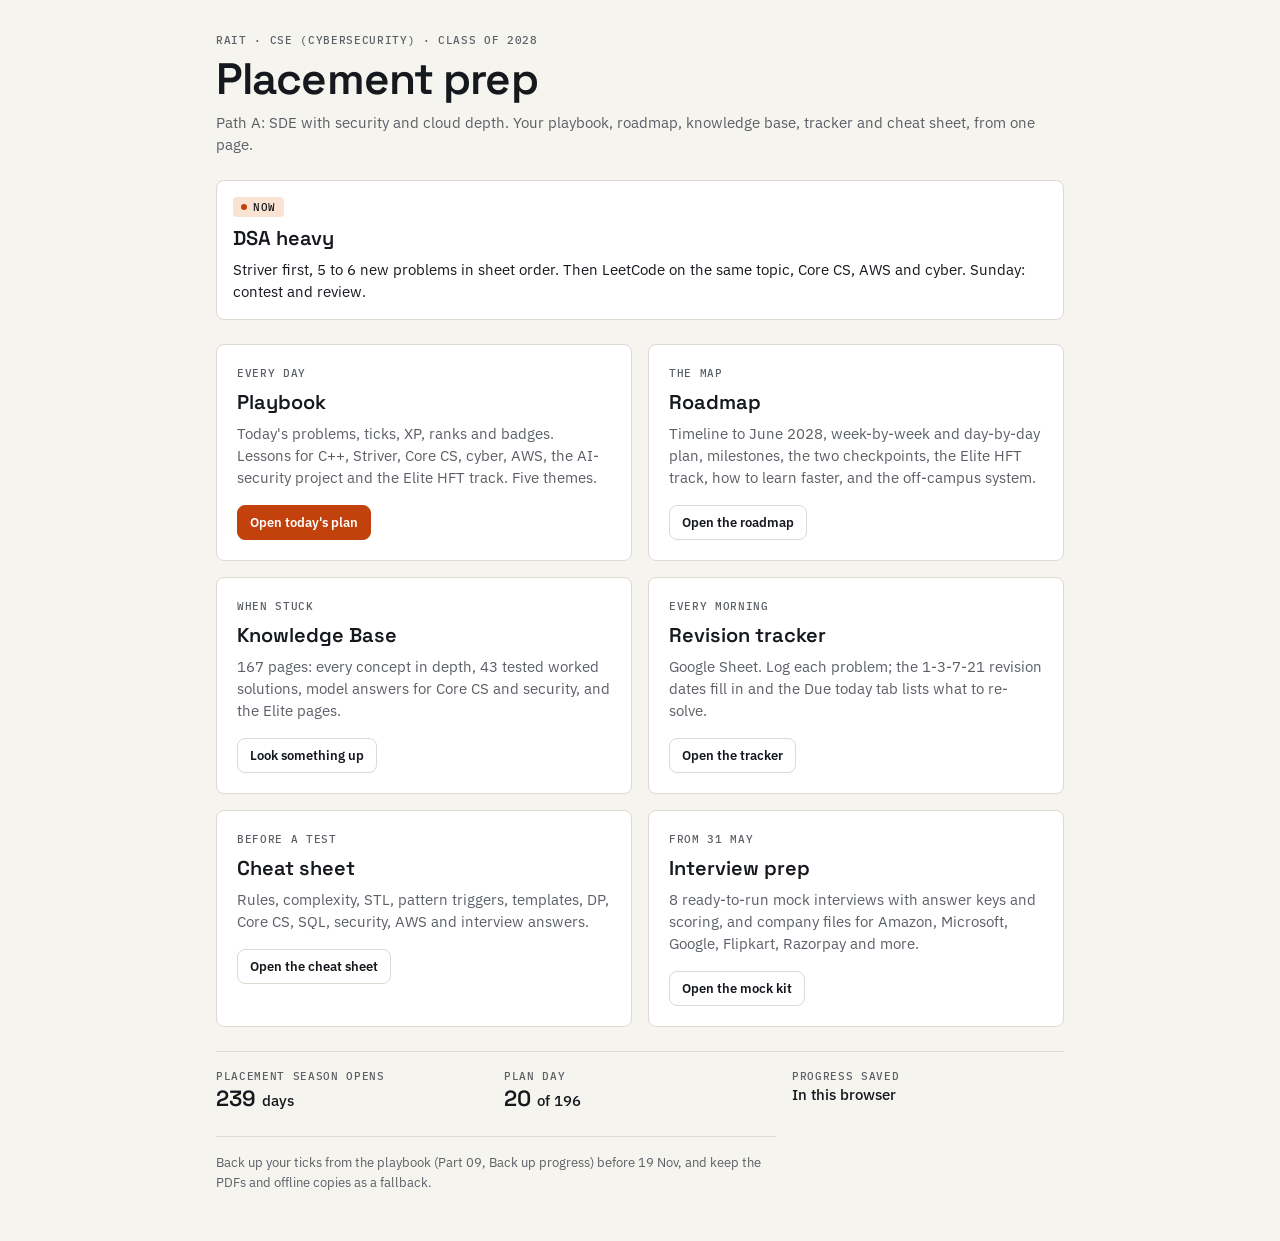
<file: index.html>
<!doctype html>
<html lang="en">
<head>
<meta charset="utf-8">
<meta name="viewport" content="width=device-width,initial-scale=1,viewport-fit=cover">
<title>Placement Prep</title>
<link rel="manifest" href="manifest.webmanifest">
<meta name="theme-color" content="#f6f4ef">
<link rel="icon" href="icon-192.png">
<link rel="apple-touch-icon" href="icon-192.png">
<meta name="apple-mobile-web-app-capable" content="yes">
<link rel="preconnect" href="https://fonts.googleapis.com">
<link rel="preconnect" href="https://fonts.gstatic.com" crossorigin>
<link rel="stylesheet" href="https://fonts.googleapis.com/css2?family=Space+Grotesk:wght@500;600&family=IBM+Plex+Sans:wght@400;500;600&family=IBM+Plex+Mono:wght@400;500&display=swap">
<style>
/* Home screen: two doors (today's work, the map) and a status strip. Kestrel tokens, as on the roadmap. */
:root{--surface:#f6f4ef;--raised:#ffffff;--line:#dedad1;--ink:#15181d;--muted:#5b5f66;--brand:#c2410c;--on-brand:#ffffff;--brand-soft:#fbe3d4;
  --f-display:"Space Grotesk","IBM Plex Sans",system-ui,sans-serif;--f-sans:"IBM Plex Sans",system-ui,-apple-system,"Segoe UI",sans-serif;--f-mono:"IBM Plex Mono",ui-monospace,Menlo,monospace}
@media (prefers-color-scheme:dark){:root{--surface:#121417;--raised:#1b1e23;--line:#2c3036;--ink:#eeece6;--muted:#a3a7ad;--brand:#f07a3f;--on-brand:#121417;--brand-soft:#3a2116;color-scheme:dark}}
*{box-sizing:border-box}
body{margin:0;background:var(--surface);color:var(--ink);font:400 15px/22px var(--f-sans);-webkit-font-smoothing:antialiased}
main{max-width:880px;margin:0 auto;padding:max(32px,env(safe-area-inset-top,0px)) max(16px,env(safe-area-inset-right,0px)) 48px max(16px,env(safe-area-inset-left,0px));display:grid;gap:24px}
h1,h2,p,dl,dd{margin:0}
h1{font:600 clamp(30px,6vw,44px)/1.08 var(--f-display);letter-spacing:-.02em;text-wrap:balance}
h2{font:600 20px/26px var(--f-display)}
.label{font:500 11px/16px var(--f-mono);letter-spacing:.06em;text-transform:uppercase;color:var(--muted)}
.muted{color:var(--muted)}
.now{border:1px solid var(--line);border-radius:8px;background:var(--raised);padding:16px;display:grid;gap:8px}
.badge{justify-self:start;display:inline-flex;align-items:center;gap:6px;font:500 11px/16px var(--f-mono);letter-spacing:.06em;text-transform:uppercase;padding:2px 8px;border-radius:4px;background:var(--brand-soft)}
.badge::before{content:"";width:6px;height:6px;border-radius:50%;background:var(--brand)}
.doors{display:grid;grid-template-columns:repeat(2,minmax(0,1fr));gap:16px}
.door{display:grid;gap:8px;align-content:start;border:1px solid var(--line);border-radius:8px;background:var(--raised);padding:20px;color:inherit;text-decoration:none}
.door:hover{border-color:var(--ink)}
.door .go{justify-self:start;margin-top:8px;font:600 13px/1 var(--f-sans);border-radius:8px;padding:10px 12px;border:1px solid var(--line)}
.door.primary .go{background:var(--brand);color:var(--on-brand);border-color:var(--brand)}
:focus-visible{outline:2px solid var(--brand);outline-offset:2px}
.facts{display:grid;grid-template-columns:repeat(3,minmax(0,1fr));gap:16px;border-top:1px solid var(--line);padding-top:16px}
.facts dt{font:500 11px/16px var(--f-mono);letter-spacing:.06em;text-transform:uppercase;color:var(--muted)}
.facts dd{font:500 15px/22px var(--f-sans)}
.facts b{font:600 22px/28px var(--f-display);margin-right:6px}
.tip{border-top:1px solid var(--line);padding-top:16px;font-size:13px;line-height:20px;color:var(--muted);max-width:70ch}
#install{font:600 13px/1 var(--f-sans);color:var(--ink);background:transparent;border:1px solid var(--line);border-radius:8px;padding:10px 12px;cursor:pointer;justify-self:start}
@media (max-width:640px){.doors,.facts{grid-template-columns:minmax(0,1fr)}}
</style>
</head>
<body>
<main>
  <header style="display:grid;gap:8px">
    <p class="label">RAIT · CSE (Cybersecurity) · Class of 2028</p>
    <h1>Placement prep</h1>
    <p class="muted">Path A: SDE with security and cloud depth. Your playbook, roadmap, knowledge base, tracker and cheat sheet, from one page.</p>
  </header>

  <section class="now" aria-live="polite">
    <span class="badge" id="phase-badge">Now</span>
    <h2 id="phase-title">Village week</h2>
    <p id="phase-text"></p>
  </section>

  <nav class="doors" aria-label="Open">
    <a class="door primary" href="playbook.html#today">
      <p class="label">Every day</p>
      <h2>Playbook</h2>
      <p class="muted">Today's problems, ticks, XP, ranks and badges. Lessons for C++, Striver, Core CS, cyber, AWS, the AI-security project and the Elite HFT track. Five themes.</p>
      <span class="go">Open today's plan</span>
    </a>
    <a class="door" href="roadmap.html">
      <p class="label">The map</p>
      <h2>Roadmap</h2>
      <p class="muted">Timeline to June 2028, week-by-week and day-by-day plan, milestones, the two checkpoints, the Elite HFT track, how to learn faster, and the off-campus system.</p>
      <span class="go">Open the roadmap</span>
    </a>
    <a class="door" href="knowledge-base.html">
      <p class="label">When stuck</p>
      <h2>Knowledge Base</h2>
      <p class="muted">167 pages: every concept in depth, 43 tested worked solutions, model answers for Core CS and security, and the Elite pages.</p>
      <span class="go">Look something up</span>
    </a>
    <a class="door" href="https://docs.google.com/spreadsheets/d/1JhZAMJmKocsnES-4Rhn-gSnhuJA9XoSHccqPZWZwREY/edit">
      <p class="label">Every morning</p>
      <h2>Revision tracker</h2>
      <p class="muted">Google Sheet. Log each problem; the 1-3-7-21 revision dates fill in and the Due today tab lists what to re-solve.</p>
      <span class="go">Open the tracker</span>
    </a>
    <a class="door" href="cheat-sheet.html">
      <p class="label">Before a test</p>
      <h2>Cheat sheet</h2>
      <p class="muted">Rules, complexity, STL, pattern triggers, templates, DP, Core CS, SQL, security, AWS and interview answers.</p>
      <span class="go">Open the cheat sheet</span>
    </a>
    <a class="door" href="knowledge-base.html#mock-howto">
      <p class="label">From 31 May</p>
      <h2>Interview prep</h2>
      <p class="muted">8 ready-to-run mock interviews with answer keys and scoring, and company files for Amazon, Microsoft, Google, Flipkart, Razorpay and more.</p>
      <span class="go">Open the mock kit</span>
    </a>
  </nav>

  <dl class="facts">
    <div><dt>Placement season opens</dt><dd id="f-place">–</dd></div>
    <div><dt>Plan day</dt><dd id="f-day">–</dd></div>
    <div><dt>Progress saved</dt><dd>In this browser</dd></div>
  </dl>

  <button type="button" id="install" hidden>Install this app</button>
  <p class="tip">Back up your ticks from the playbook (Part 09, Back up progress) before 19 Nov, and keep the PDFs and offline copies as a fallback.</p>
</main>
<script>
(function(){
  var D=function(s){var p=s.split("-").map(Number);return new Date(p[0],p[1]-1,p[2])};
  var n=new Date(),today=new Date(n.getFullYear(),n.getMonth(),n.getDate()),days=function(a,b){return Math.round((b-a)/864e5)};
  var P=[["2026-11-07","Village week","On your phone, an hour a day: Learn C++ at 2×, Time complexity and the Patterns lessons. Write code in a notebook."],
    ["2026-11-16","C++ and STL","Day 1: drills and D1-1 to D1-10. Day 2: STL drills, recursion, complexity, and the gate test from 7 to 9 PM."],
    ["2026-11-18","DSA heavy","Striver first, 5 to 6 new problems in sheet order. Then LeetCode on the same topic, Core CS, AWS and cyber. Sunday: contest and review."],
    ["2026-12-14","Semester starts","College 1 to 2 days a week. Keep Striver daily; use college days for revision, Core CS and AWS."],
    ["2027-01-31","Redo week","Checkpoint 1 was 30 Jan. Redo every problem marked H or F from memory, then timed sets."],
    ["2027-02-08","Build","Hard pass one a day, cyber at a full hour, system design, AWS exam prep, the CP habit, the paper by 21 Mar. No AI yet."],
    ["2027-03-22","Semester exams","Minimum day only. On 31 Mar check the HFT gate: Codeforces 1400+ or LeetCode contest 1800+."],
    ["2027-04-08","Finish and certify","Hard pass 2, the AWS exam in the week of 19 Apr, the AI-security project in May. Elite HFT track only if you passed the gate."],
    ["2027-05-31","Placement sprint","Revise Striver, timed tests, a mock interview every week."],
    ["2027-08-01","Final placements","On-campus drives, plus off-campus applications and referrals every week."],
    ["2028-01-01","Final year","Final-year project, a second certification, and off-campus applications if needed."]];
  var cur=P[0];P.forEach(function(p){if(today>=D(p[0]))cur=p});
  document.getElementById("phase-title").textContent=cur[1];document.getElementById("phase-text").textContent=cur[2];
  var pd=days(today,D("2027-08-01"));document.getElementById("f-place").innerHTML=pd>0?"<b>"+pd+"</b>days":"<b>Open</b>";
  var d=days(D("2026-11-16"),today)+1;document.getElementById("f-day").innerHTML=d<1?"Starts 16 Nov":(d>196?"Sprint and placements":"<b>"+d+"</b>of 196");
  var ev=null,btn=document.getElementById("install");
  addEventListener("beforeinstallprompt",function(e){e.preventDefault();ev=e;btn.hidden=false});
  btn.addEventListener("click",function(){if(ev){ev.prompt();ev=null;btn.hidden=true}});
  if("serviceWorker" in navigator)addEventListener("load",function(){navigator.serviceWorker.register("sw.js").catch(function(){})});
})();
</script>
</body>
</html>
</file>
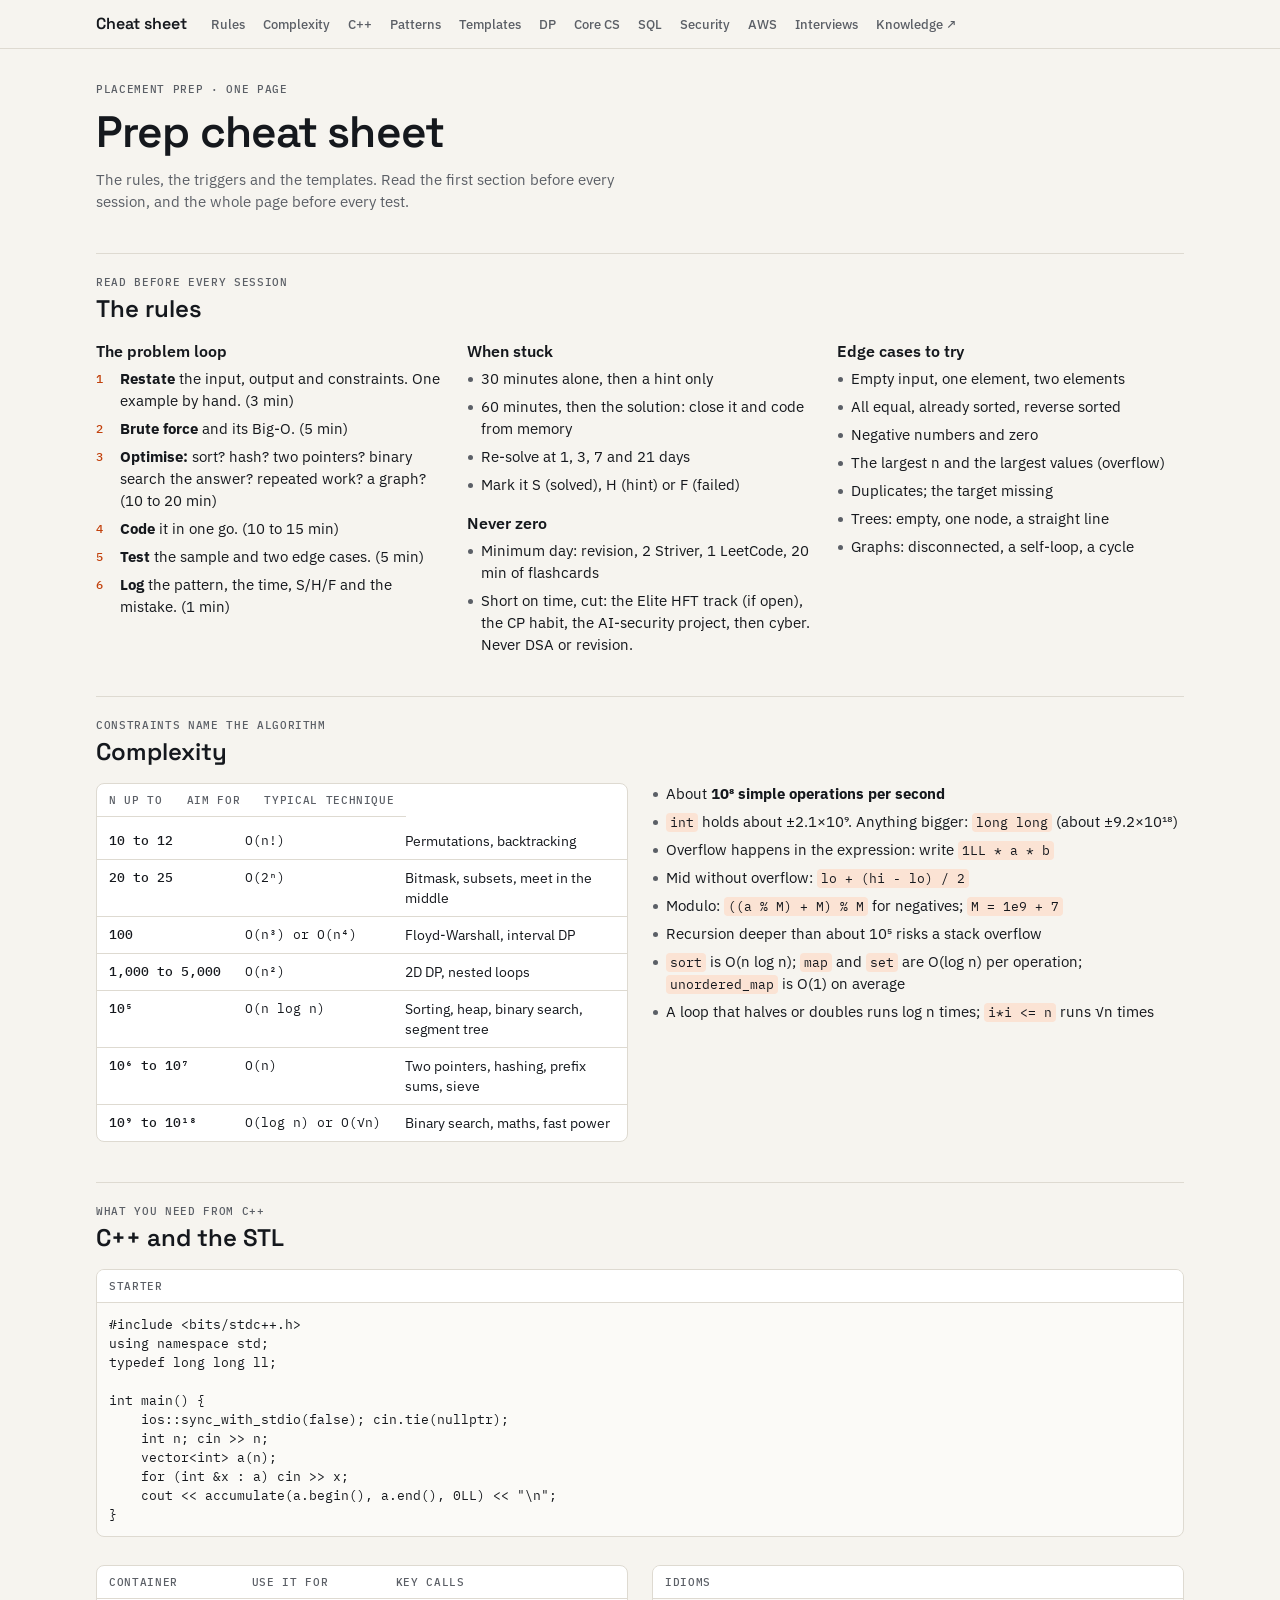
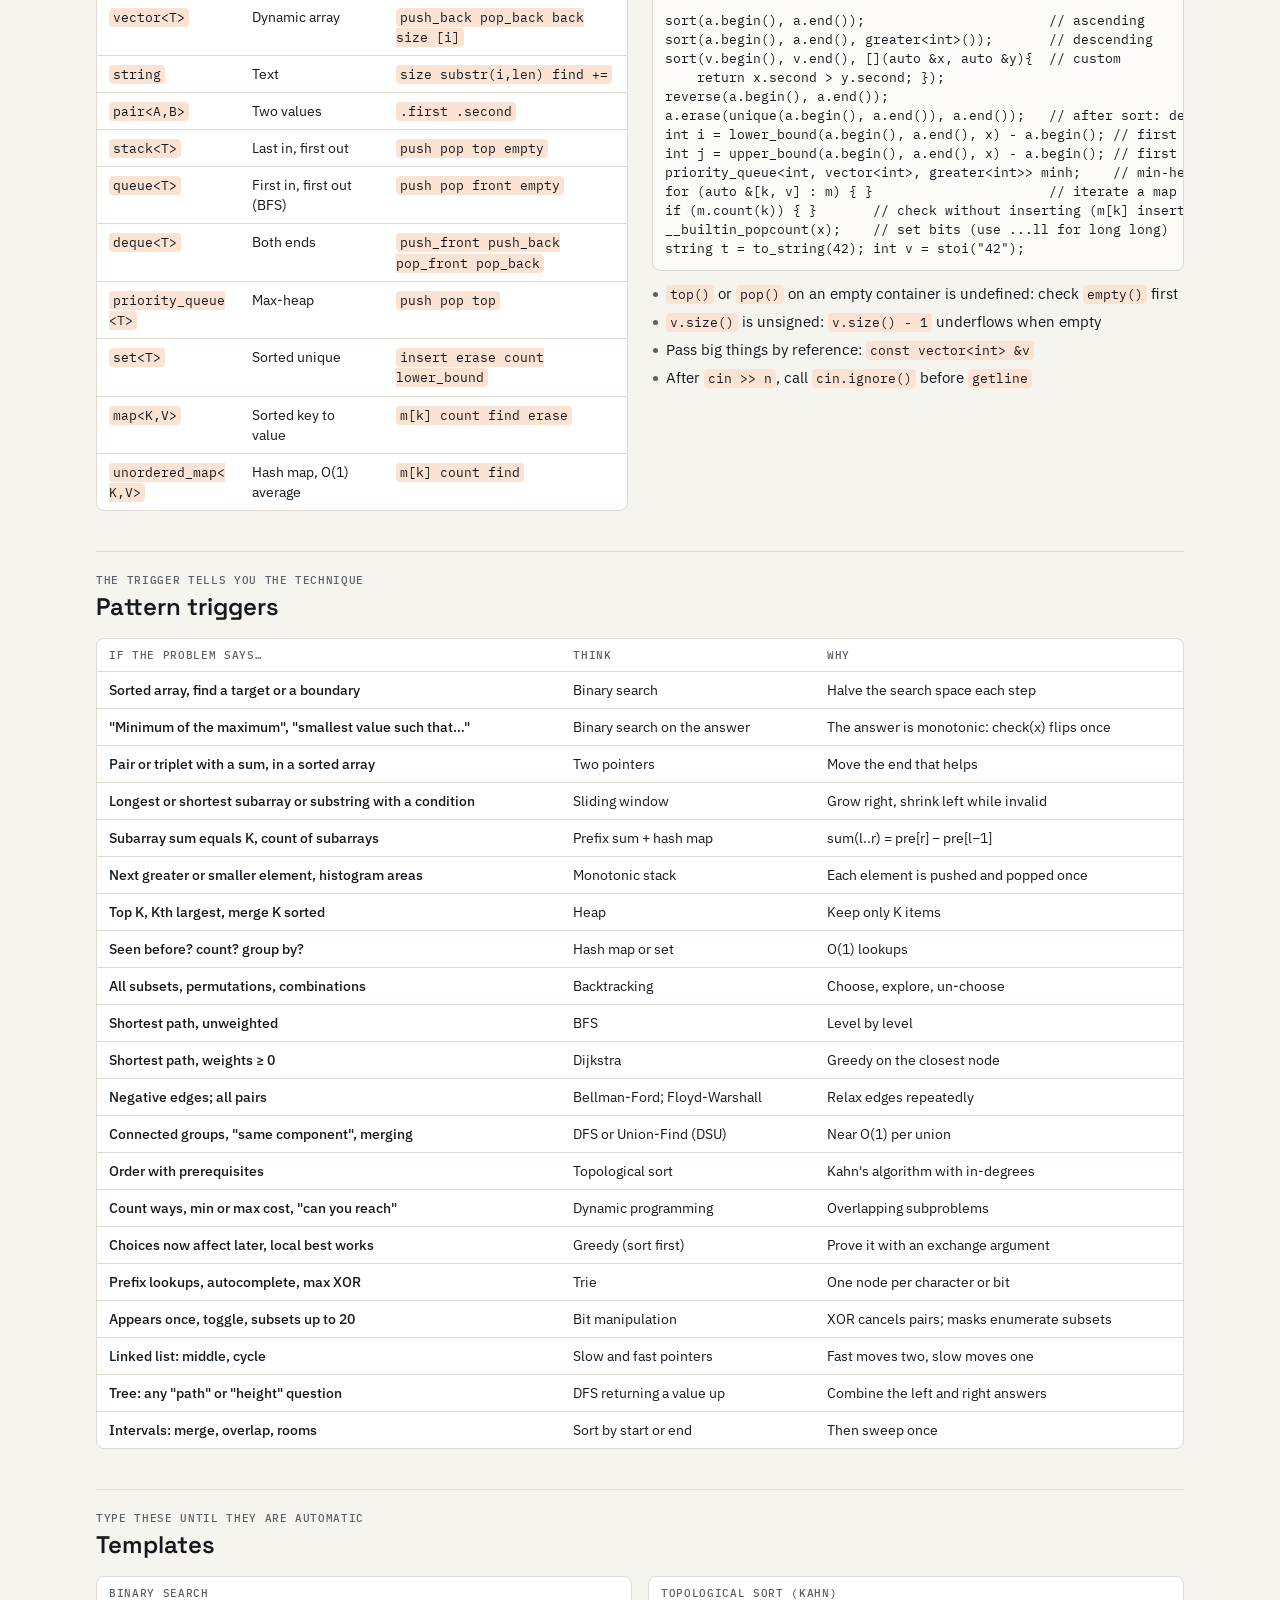
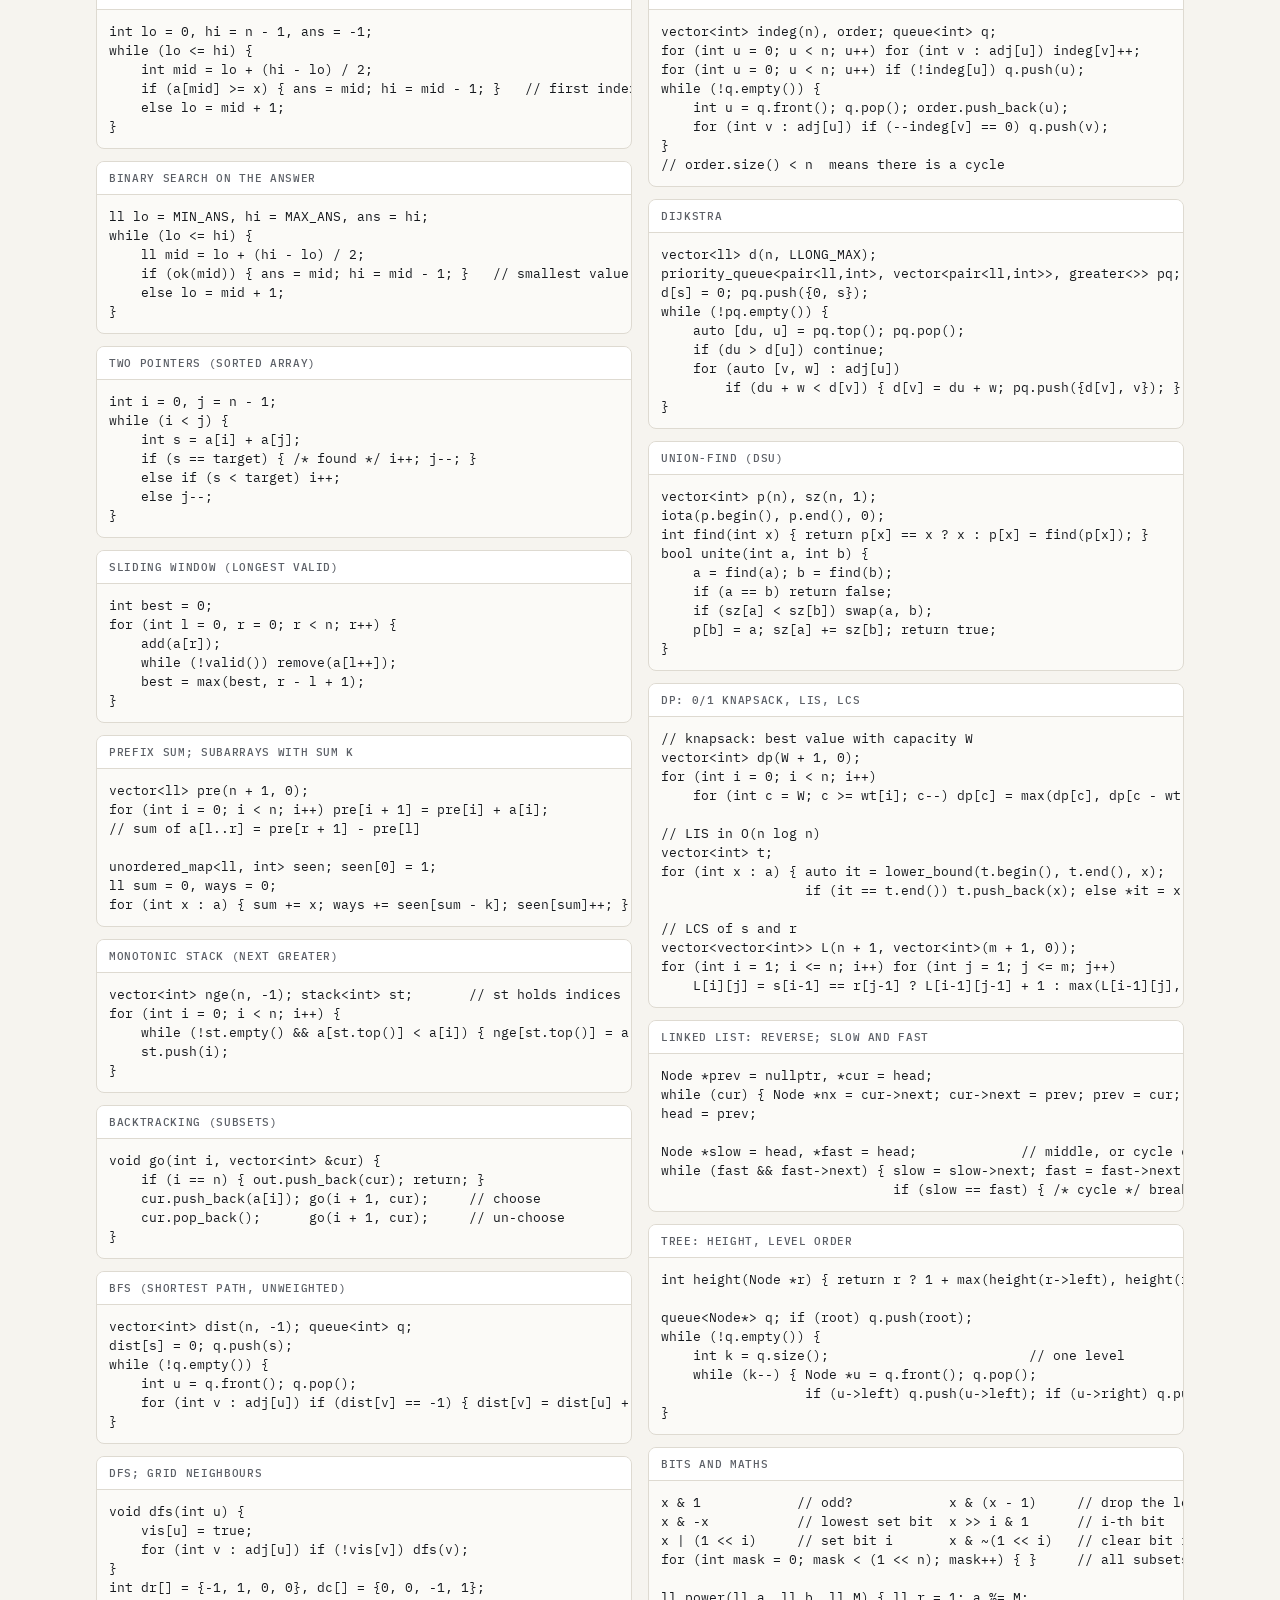
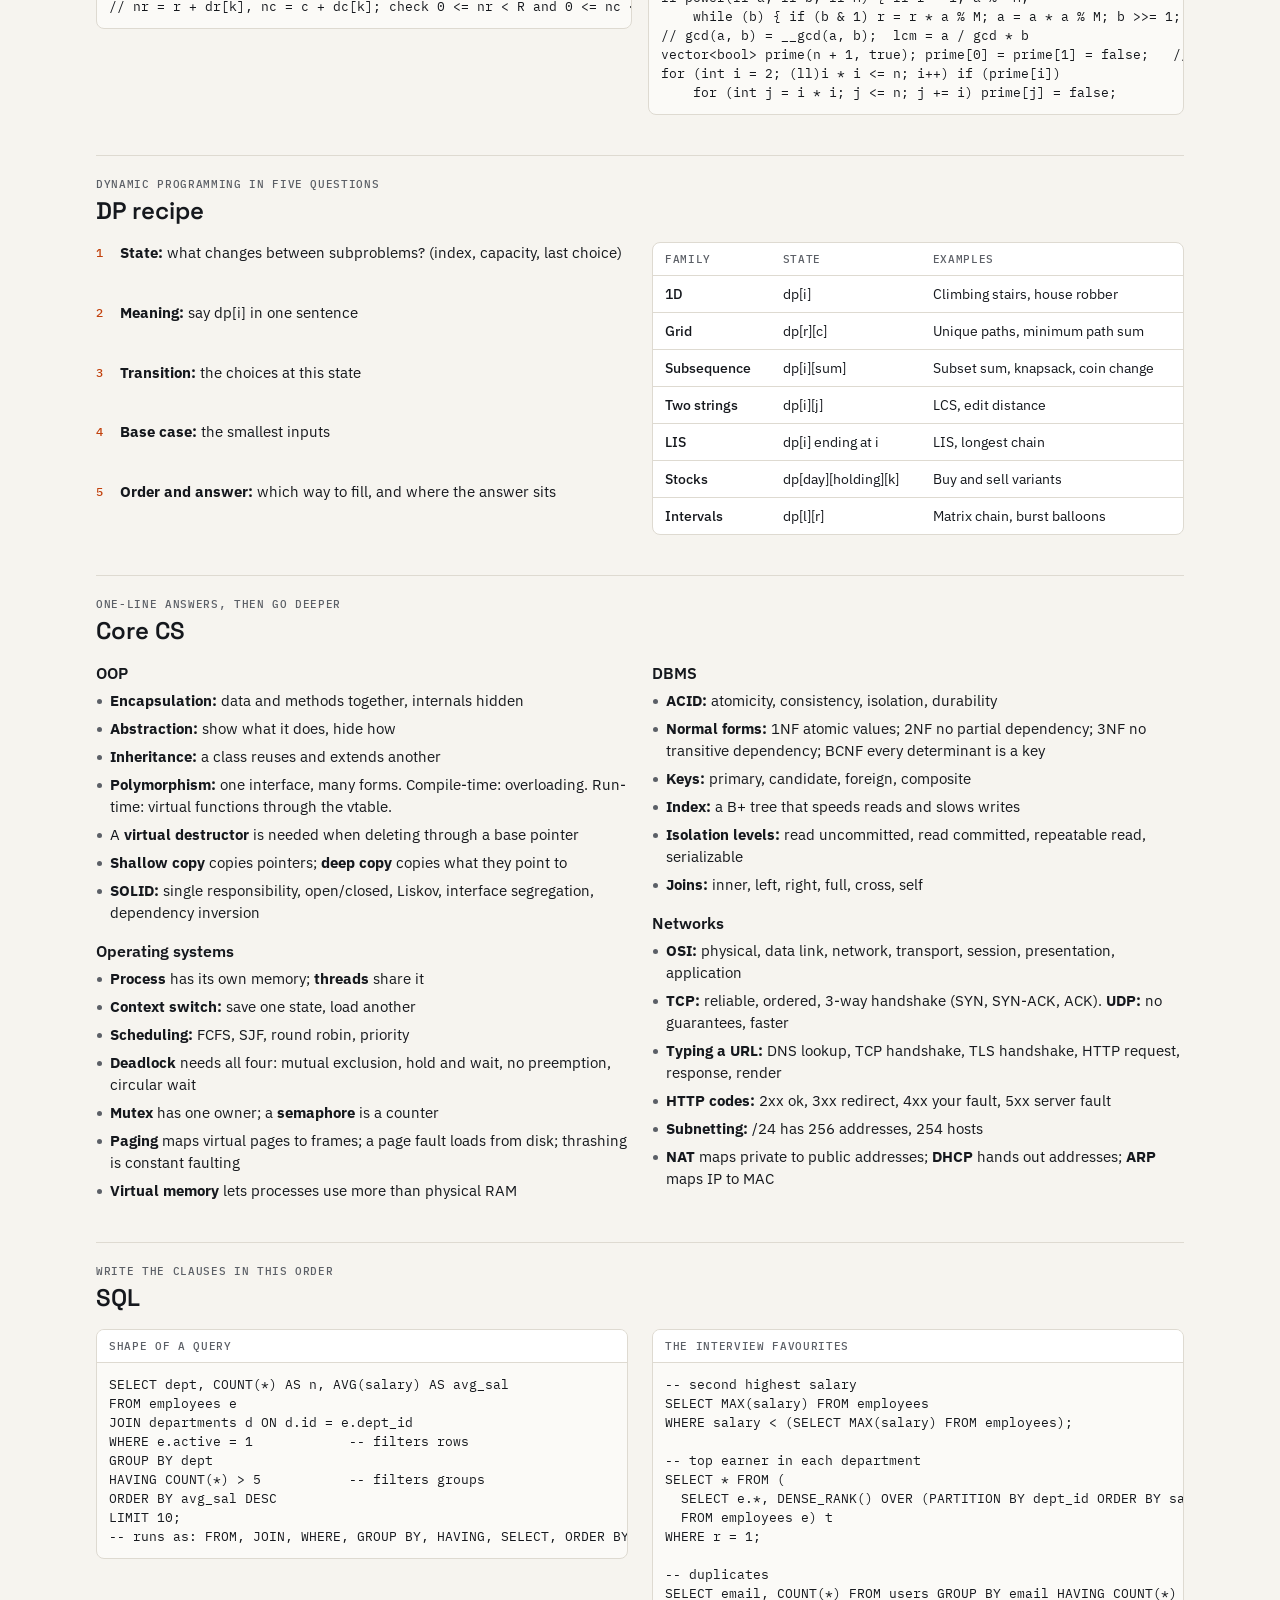
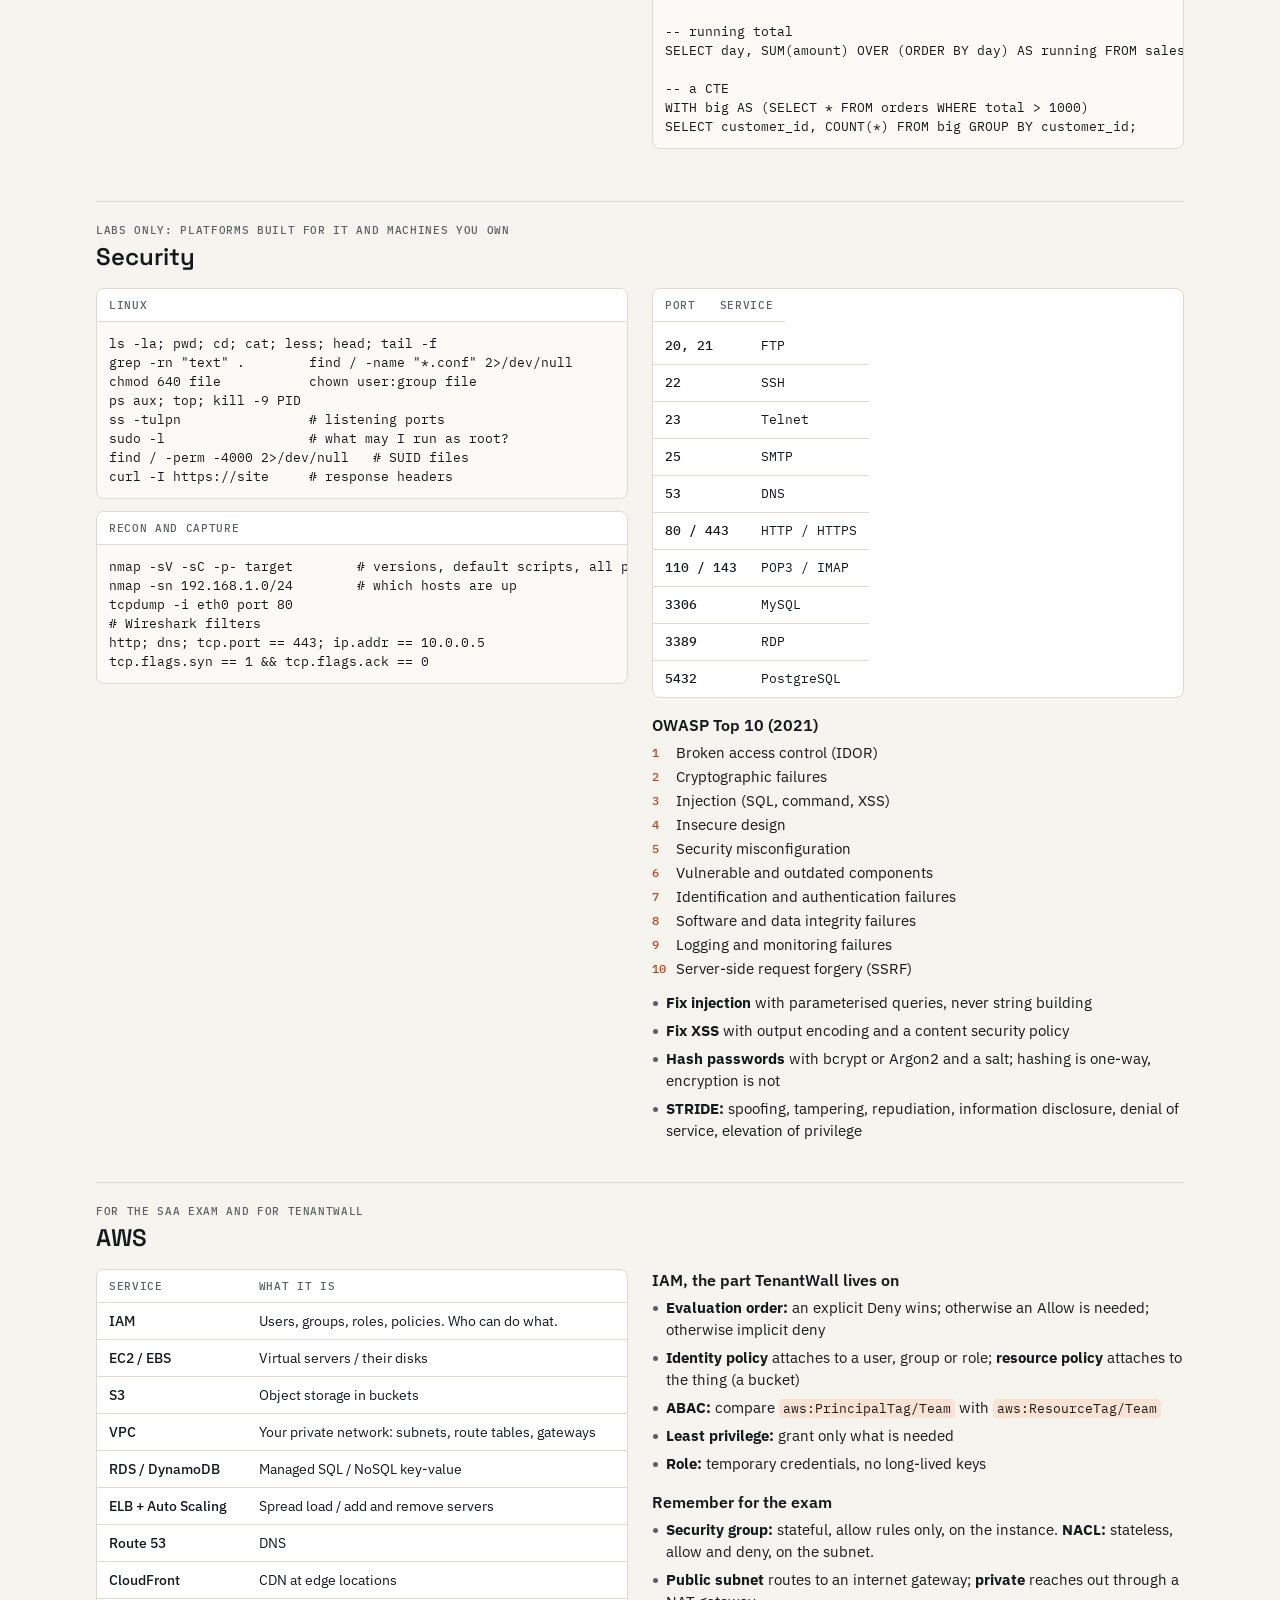
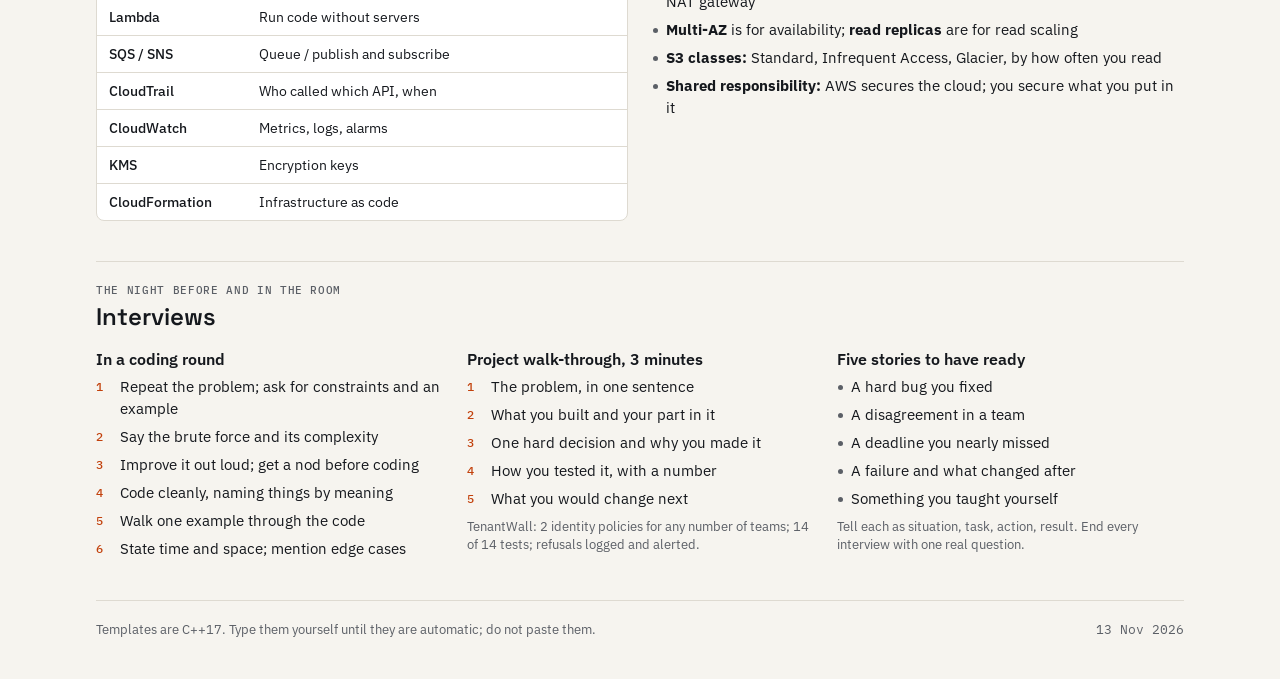
<file: cheat-sheet.html>
<!doctype html><html lang="en"><head><meta charset="utf-8"><meta name="viewport" content="width=device-width,initial-scale=1,viewport-fit=cover"><style>:root{color-scheme:light}body{margin:0}img{max-width:100%}[hidden]{display:none!important}</style></head><body><title>Prep Cheat Sheet</title>
<meta name="claude:viewport-fit-sides" content="cover">
<link rel="preconnect" href="https://fonts.googleapis.com">
<link rel="preconnect" href="https://fonts.gstatic.com" crossorigin>
<link rel="stylesheet" href="https://fonts.googleapis.com/css2?family=Space+Grotesk:wght@500;600&family=IBM+Plex+Sans:wght@400;500;600&family=IBM+Plex+Mono:wght@400;500&display=swap">
<style>
/* Layout: a dense reference in one left-aligned column. Hairline-ruled sections; code in mono panels; two or three columns that stack on a phone. Kestrel tokens. */
:root{--surface:#f6f4ef;--raised:#ffffff;--line:#dedad1;--ink:#15181d;--muted:#5b5f66;--brand:#c2410c;--on-brand:#ffffff;--brand-soft:#fbe3d4;--code:#fbfaf7;
  --f-display:"Space Grotesk","IBM Plex Sans",system-ui,sans-serif;--f-sans:"IBM Plex Sans",system-ui,-apple-system,"Segoe UI",sans-serif;--f-mono:"IBM Plex Mono",ui-monospace,SFMono-Regular,Menlo,monospace}
@media (prefers-color-scheme:dark){:root:not([data-theme="light"]){--surface:#121417;--raised:#1b1e23;--line:#2c3036;--ink:#eeece6;--muted:#a3a7ad;--brand:#f07a3f;--on-brand:#121417;--brand-soft:#3a2116;--code:#16191d;color-scheme:dark}}
:root[data-theme="dark"]{--surface:#121417;--raised:#1b1e23;--line:#2c3036;--ink:#eeece6;--muted:#a3a7ad;--brand:#f07a3f;--on-brand:#121417;--brand-soft:#3a2116;--code:#16191d;color-scheme:dark}
*{box-sizing:border-box}
html{scroll-behavior:smooth;scroll-padding-top:calc(64px + env(safe-area-inset-top,0px))}
body{margin:0;background:var(--surface);color:var(--ink);font:400 15px/22px var(--f-sans);-webkit-font-smoothing:antialiased}
body::before{content:"";position:fixed;inset:0 0 auto;height:env(safe-area-inset-top,0px);z-index:10;background:var(--surface)}
.wrap{max-width:1120px;margin:0 auto;padding-left:max(16px,env(safe-area-inset-left,0px));padding-right:max(16px,env(safe-area-inset-right,0px))}
h1,h2,h3,p,ul,ol,figure{margin:0}
ul,ol{padding:0;list-style:none}
h1,h2{font-family:var(--f-display);font-weight:600;text-wrap:balance}
h1{font-size:clamp(30px,5vw,44px);line-height:1.08;letter-spacing:-.02em}
h2{font-size:24px;line-height:30px}
h3{font:600 16px/22px var(--f-sans);margin-bottom:6px}
*+h3{margin-top:16px}
.label{font:500 11px/16px var(--f-mono);letter-spacing:.06em;text-transform:uppercase;color:var(--muted)}
.mono{font-family:var(--f-mono);font-size:13px}
.muted{color:var(--muted)}.small{font-size:13px;line-height:18px;margin-top:8px}
code{font:400 13px/1.4 var(--f-mono);background:var(--brand-soft);border-radius:4px;padding:1px 4px;overflow-wrap:anywhere}
:focus-visible{outline:2px solid var(--brand);outline-offset:2px;border-radius:4px}
.top{position:sticky;top:env(safe-area-inset-top,0px);z-index:9;background:var(--surface);border-bottom:1px solid var(--line)}
.top .wrap{display:flex;align-items:center;gap:16px;min-height:48px}
.top .name{font:600 16px/1 var(--f-display);color:var(--ink);text-decoration:none;white-space:nowrap}
.top nav{display:flex;gap:2px;overflow-x:auto;min-width:0;flex:1;scrollbar-width:none}
.top nav::-webkit-scrollbar{display:none}
.top nav a{font:500 13px/1 var(--f-sans);color:var(--muted);text-decoration:none;padding:8px;white-space:nowrap}
.top nav a:hover{color:var(--ink)}
.intro{padding-block:32px 0;display:grid;gap:12px}
.lede{max-width:62ch;color:var(--muted)}
section.sec{margin-top:40px;padding-top:20px;border-top:1px solid var(--line);display:grid;gap:16px}
section.sec>*{min-width:0}
.sec>header{display:grid;gap:4px}
.cols{display:grid;grid-template-columns:repeat(3,minmax(0,1fr));gap:24px}
.cols.two{grid-template-columns:repeat(2,minmax(0,1fr))}
.cols>*{min-width:0}
@media (max-width:900px){.cols,.cols.two{grid-template-columns:minmax(0,1fr)}}
.plain{display:grid;gap:6px}
.plain li{padding-left:14px;position:relative}
.plain li::before{content:"";position:absolute;left:1px;top:9px;width:5px;height:5px;border-radius:50%;background:var(--muted)}
.num{display:grid;gap:6px;counter-reset:n}
.num li{counter-increment:n;padding-left:24px;position:relative}
.num li::before{content:counter(n);position:absolute;left:0;font:500 12px/22px var(--f-mono);color:var(--brand)}
.num.tight{gap:2px;margin-bottom:12px}
.tw{overflow-x:auto;border:1px solid var(--line);border-radius:8px;background:var(--raised);align-self:start}
table{border-collapse:collapse;width:100%;font-size:14px;line-height:20px}
th{font:500 11px/16px var(--f-mono);letter-spacing:.06em;text-transform:uppercase;color:var(--muted);text-align:left;padding:8px 12px;border-bottom:1px solid var(--line);white-space:nowrap}
td{padding:8px 12px;border-top:1px solid var(--line);vertical-align:top}
tr:first-child td{border-top:0}
td:first-child{font-weight:500}
table.num td:first-child,table.num td:nth-child(2){font-family:var(--f-mono);font-size:13px;white-space:nowrap}
.code{border:1px solid var(--line);border-radius:8px;background:var(--code);overflow:hidden;align-self:start;margin-bottom:12px}
.code figcaption{font:500 11px/16px var(--f-mono);letter-spacing:.06em;text-transform:uppercase;color:var(--muted);padding:8px 12px;border-bottom:1px solid var(--line);background:var(--raised)}
.code pre{margin:0;padding:12px;overflow-x:auto;font:400 12.5px/19px var(--f-mono);color:var(--ink);tab-size:4}
.codes{columns:2 440px;column-gap:16px}
.codes .code{break-inside:avoid}
footer{margin-top:40px;padding-block:20px 40px;border-top:1px solid var(--line);color:var(--muted);font-size:13px;line-height:18px;display:flex;flex-wrap:wrap;gap:8px 24px;justify-content:space-between}
@media (prefers-reduced-motion:reduce){html{scroll-behavior:auto}}
</style>
<header class="top"><div class="wrap"><a class="name" href="#rules">Cheat sheet</a><nav aria-label="Sections"><a href="#rules">Rules</a><a href="#complexity">Complexity</a><a href="#cpp">C++</a><a href="#patterns">Patterns</a><a href="#templates">Templates</a><a href="#dp">DP</a><a href="#cs">Core CS</a><a href="#sql">SQL</a><a href="#security">Security</a><a href="#aws">AWS</a><a href="#interview">Interviews</a><a href="https://claude.ai/artifact/McuS723LTAb16Q6SpdUsAT" target="_blank" rel="noopener">Knowledge ↗</a></nav></div></header>
<main class="wrap">
<section class="intro"><p class="label">Placement prep · one page</p><h1>Prep cheat sheet</h1><p class="lede">The rules, the triggers and the templates. Read the first section before every session, and the whole page before every test.</p></section>
<section class="sec" id="rules"><header><p class="label">Read before every session</p><h2>The rules</h2></header><div class="cols"><div><h3>The problem loop</h3><ol class="num"><li><b>Restate</b> the input, output and constraints. One example by hand. (3 min)</li><li><b>Brute force</b> and its Big-O. (5 min)</li><li><b>Optimise:</b> sort? hash? two pointers? binary search the answer? repeated work? a graph? (10 to 20 min)</li><li><b>Code</b> it in one go. (10 to 15 min)</li><li><b>Test</b> the sample and two edge cases. (5 min)</li><li><b>Log</b> the pattern, the time, S/H/F and the mistake. (1 min)</li></ol></div><div><h3>When stuck</h3><ul class="plain"><li>30 minutes alone, then a hint only</li><li>60 minutes, then the solution: close it and code from memory</li><li>Re-solve at 1, 3, 7 and 21 days</li><li>Mark it S (solved), H (hint) or F (failed)</li></ul><h3>Never zero</h3><ul class="plain"><li>Minimum day: revision, 2 Striver, 1 LeetCode, 20 min of flashcards</li><li>Short on time, cut: the Elite HFT track (if open), the CP habit, the AI-security project, then cyber. Never DSA or revision.</li></ul></div><div><h3>Edge cases to try</h3><ul class="plain"><li>Empty input, one element, two elements</li><li>All equal, already sorted, reverse sorted</li><li>Negative numbers and zero</li><li>The largest n and the largest values (overflow)</li><li>Duplicates; the target missing</li><li>Trees: empty, one node, a straight line</li><li>Graphs: disconnected, a self-loop, a cycle</li></ul></div></div></section><section class="sec" id="complexity"><header><p class="label">Constraints name the algorithm</p><h2>Complexity</h2></header><div class="cols two"><div class="tw"><table class="num"><thead><tr><th>n up to</th><th>Aim for</th><th>Typical technique</th></tr></thead><tbody><tr><td>10 to 12</td><td>O(n!)</td><td>Permutations, backtracking</td></tr><tr><td>20 to 25</td><td>O(2ⁿ)</td><td>Bitmask, subsets, meet in the middle</td></tr><tr><td>100</td><td>O(n³) or O(n⁴)</td><td>Floyd-Warshall, interval DP</td></tr><tr><td>1,000 to 5,000</td><td>O(n²)</td><td>2D DP, nested loops</td></tr><tr><td>10⁵</td><td>O(n log n)</td><td>Sorting, heap, binary search, segment tree</td></tr><tr><td>10⁶ to 10⁷</td><td>O(n)</td><td>Two pointers, hashing, prefix sums, sieve</td></tr><tr><td>10⁹ to 10¹⁸</td><td>O(log n) or O(√n)</td><td>Binary search, maths, fast power</td></tr></tbody></table></div><div><ul class="plain"><li>About <b>10⁸ simple operations per second</b></li><li><code>int</code> holds about ±2.1×10⁹. Anything bigger: <code>long long</code> (about ±9.2×10¹⁸)</li><li>Overflow happens in the expression: write <code>1LL * a * b</code></li><li>Mid without overflow: <code>lo + (hi - lo) / 2</code></li><li>Modulo: <code>((a % M) + M) % M</code> for negatives; <code>M = 1e9 + 7</code></li><li>Recursion deeper than about 10⁵ risks a stack overflow</li><li><code>sort</code> is O(n log n); <code>map</code> and <code>set</code> are O(log n) per operation; <code>unordered_map</code> is O(1) on average</li><li>A loop that halves or doubles runs log n times; <code>i*i &lt;= n</code> runs √n times</li></ul></div></div></section><section class="sec" id="cpp"><header><p class="label">What you need from C++</p><h2>C++ and the STL</h2></header><figure class="code"><figcaption>Starter</figcaption><pre>#include &lt;bits/stdc++.h&gt;
using namespace std;
typedef long long ll;

int main() {
    ios::sync_with_stdio(false); cin.tie(nullptr);
    int n; cin &gt;&gt; n;
    vector&lt;int&gt; a(n);
    for (int &amp;x : a) cin &gt;&gt; x;
    cout &lt;&lt; accumulate(a.begin(), a.end(), 0LL) &lt;&lt; &quot;\n&quot;;
}</pre></figure><div class="cols two"><div class="tw"><table class=""><thead><tr><th>Container</th><th>Use it for</th><th>Key calls</th></tr></thead><tbody><tr><td><code>vector&lt;T&gt;</code></td><td>Dynamic array</td><td><code>push_back pop_back back size [i]</code></td></tr><tr><td><code>string</code></td><td>Text</td><td><code>size substr(i,len) find += </code></td></tr><tr><td><code>pair&lt;A,B&gt;</code></td><td>Two values</td><td><code>.first .second</code></td></tr><tr><td><code>stack&lt;T&gt;</code></td><td>Last in, first out</td><td><code>push pop top empty</code></td></tr><tr><td><code>queue&lt;T&gt;</code></td><td>First in, first out (BFS)</td><td><code>push pop front empty</code></td></tr><tr><td><code>deque&lt;T&gt;</code></td><td>Both ends</td><td><code>push_front push_back pop_front pop_back</code></td></tr><tr><td><code>priority_queue&lt;T&gt;</code></td><td>Max-heap</td><td><code>push pop top</code></td></tr><tr><td><code>set&lt;T&gt;</code></td><td>Sorted unique</td><td><code>insert erase count lower_bound</code></td></tr><tr><td><code>map&lt;K,V&gt;</code></td><td>Sorted key to value</td><td><code>m[k] count find erase</code></td></tr><tr><td><code>unordered_map&lt;K,V&gt;</code></td><td>Hash map, O(1) average</td><td><code>m[k] count find</code></td></tr></tbody></table></div><div><figure class="code"><figcaption>Idioms</figcaption><pre>sort(a.begin(), a.end());                       // ascending
sort(a.begin(), a.end(), greater&lt;int&gt;());       // descending
sort(v.begin(), v.end(), [](auto &amp;x, auto &amp;y){  // custom
    return x.second &gt; y.second; });
reverse(a.begin(), a.end());
a.erase(unique(a.begin(), a.end()), a.end());   // after sort: dedupe
int i = lower_bound(a.begin(), a.end(), x) - a.begin(); // first &gt;= x
int j = upper_bound(a.begin(), a.end(), x) - a.begin(); // first &gt;  x
priority_queue&lt;int, vector&lt;int&gt;, greater&lt;int&gt;&gt; minh;    // min-heap
for (auto &amp;[k, v] : m) { }                      // iterate a map
if (m.count(k)) { }       // check without inserting (m[k] inserts!)
__builtin_popcount(x);    // set bits (use ...ll for long long)
string t = to_string(42); int v = stoi(&quot;42&quot;);</pre></figure><ul class="plain"><li><code>top()</code> or <code>pop()</code> on an empty container is undefined: check <code>empty()</code> first</li><li><code>v.size()</code> is unsigned: <code>v.size() - 1</code> underflows when empty</li><li>Pass big things by reference: <code>const vector&lt;int&gt; &amp;v</code></li><li>After <code>cin &gt;&gt; n</code>, call <code>cin.ignore()</code> before <code>getline</code></li></ul></div></div></section><section class="sec" id="patterns"><header><p class="label">The trigger tells you the technique</p><h2>Pattern triggers</h2></header><div class="tw"><table class=""><thead><tr><th>If the problem says…</th><th>Think</th><th>Why</th></tr></thead><tbody><tr><td>Sorted array, find a target or a boundary</td><td>Binary search</td><td>Halve the search space each step</td></tr><tr><td>"Minimum of the maximum", "smallest value such that…"</td><td>Binary search on the answer</td><td>The answer is monotonic: check(x) flips once</td></tr><tr><td>Pair or triplet with a sum, in a sorted array</td><td>Two pointers</td><td>Move the end that helps</td></tr><tr><td>Longest or shortest subarray or substring with a condition</td><td>Sliding window</td><td>Grow right, shrink left while invalid</td></tr><tr><td>Subarray sum equals K, count of subarrays</td><td>Prefix sum + hash map</td><td>sum(l..r) = pre[r] − pre[l−1]</td></tr><tr><td>Next greater or smaller element, histogram areas</td><td>Monotonic stack</td><td>Each element is pushed and popped once</td></tr><tr><td>Top K, Kth largest, merge K sorted</td><td>Heap</td><td>Keep only K items</td></tr><tr><td>Seen before? count? group by?</td><td>Hash map or set</td><td>O(1) lookups</td></tr><tr><td>All subsets, permutations, combinations</td><td>Backtracking</td><td>Choose, explore, un-choose</td></tr><tr><td>Shortest path, unweighted</td><td>BFS</td><td>Level by level</td></tr><tr><td>Shortest path, weights ≥ 0</td><td>Dijkstra</td><td>Greedy on the closest node</td></tr><tr><td>Negative edges; all pairs</td><td>Bellman-Ford; Floyd-Warshall</td><td>Relax edges repeatedly</td></tr><tr><td>Connected groups, "same component", merging</td><td>DFS or Union-Find (DSU)</td><td>Near O(1) per union</td></tr><tr><td>Order with prerequisites</td><td>Topological sort</td><td>Kahn's algorithm with in-degrees</td></tr><tr><td>Count ways, min or max cost, "can you reach"</td><td>Dynamic programming</td><td>Overlapping subproblems</td></tr><tr><td>Choices now affect later, local best works</td><td>Greedy (sort first)</td><td>Prove it with an exchange argument</td></tr><tr><td>Prefix lookups, autocomplete, max XOR</td><td>Trie</td><td>One node per character or bit</td></tr><tr><td>Appears once, toggle, subsets up to 20</td><td>Bit manipulation</td><td>XOR cancels pairs; masks enumerate subsets</td></tr><tr><td>Linked list: middle, cycle</td><td>Slow and fast pointers</td><td>Fast moves two, slow moves one</td></tr><tr><td>Tree: any "path" or "height" question</td><td>DFS returning a value up</td><td>Combine the left and right answers</td></tr><tr><td>Intervals: merge, overlap, rooms</td><td>Sort by start or end</td><td>Then sweep once</td></tr></tbody></table></div></section><section class="sec" id="templates"><header><p class="label">Type these until they are automatic</p><h2>Templates</h2></header><div class="codes"><figure class="code"><figcaption>Binary search</figcaption><pre>int lo = 0, hi = n - 1, ans = -1;
while (lo &lt;= hi) {
    int mid = lo + (hi - lo) / 2;
    if (a[mid] &gt;= x) { ans = mid; hi = mid - 1; }   // first index &gt;= x
    else lo = mid + 1;
}</pre></figure><figure class="code"><figcaption>Binary search on the answer</figcaption><pre>ll lo = MIN_ANS, hi = MAX_ANS, ans = hi;
while (lo &lt;= hi) {
    ll mid = lo + (hi - lo) / 2;
    if (ok(mid)) { ans = mid; hi = mid - 1; }   // smallest value that works
    else lo = mid + 1;
}</pre></figure><figure class="code"><figcaption>Two pointers (sorted array)</figcaption><pre>int i = 0, j = n - 1;
while (i &lt; j) {
    int s = a[i] + a[j];
    if (s == target) { /* found */ i++; j--; }
    else if (s &lt; target) i++;
    else j--;
}</pre></figure><figure class="code"><figcaption>Sliding window (longest valid)</figcaption><pre>int best = 0;
for (int l = 0, r = 0; r &lt; n; r++) {
    add(a[r]);
    while (!valid()) remove(a[l++]);
    best = max(best, r - l + 1);
}</pre></figure><figure class="code"><figcaption>Prefix sum; subarrays with sum K</figcaption><pre>vector&lt;ll&gt; pre(n + 1, 0);
for (int i = 0; i &lt; n; i++) pre[i + 1] = pre[i] + a[i];
// sum of a[l..r] = pre[r + 1] - pre[l]

unordered_map&lt;ll, int&gt; seen; seen[0] = 1;
ll sum = 0, ways = 0;
for (int x : a) { sum += x; ways += seen[sum - k]; seen[sum]++; }</pre></figure><figure class="code"><figcaption>Monotonic stack (next greater)</figcaption><pre>vector&lt;int&gt; nge(n, -1); stack&lt;int&gt; st;       // st holds indices
for (int i = 0; i &lt; n; i++) {
    while (!st.empty() &amp;&amp; a[st.top()] &lt; a[i]) { nge[st.top()] = a[i]; st.pop(); }
    st.push(i);
}</pre></figure><figure class="code"><figcaption>Backtracking (subsets)</figcaption><pre>void go(int i, vector&lt;int&gt; &amp;cur) {
    if (i == n) { out.push_back(cur); return; }
    cur.push_back(a[i]); go(i + 1, cur);     // choose
    cur.pop_back();      go(i + 1, cur);     // un-choose
}</pre></figure><figure class="code"><figcaption>BFS (shortest path, unweighted)</figcaption><pre>vector&lt;int&gt; dist(n, -1); queue&lt;int&gt; q;
dist[s] = 0; q.push(s);
while (!q.empty()) {
    int u = q.front(); q.pop();
    for (int v : adj[u]) if (dist[v] == -1) { dist[v] = dist[u] + 1; q.push(v); }
}</pre></figure><figure class="code"><figcaption>DFS; grid neighbours</figcaption><pre>void dfs(int u) {
    vis[u] = true;
    for (int v : adj[u]) if (!vis[v]) dfs(v);
}
int dr[] = {-1, 1, 0, 0}, dc[] = {0, 0, -1, 1};
// nr = r + dr[k], nc = c + dc[k]; check 0 &lt;= nr &lt; R and 0 &lt;= nc &lt; C</pre></figure><figure class="code"><figcaption>Topological sort (Kahn)</figcaption><pre>vector&lt;int&gt; indeg(n), order; queue&lt;int&gt; q;
for (int u = 0; u &lt; n; u++) for (int v : adj[u]) indeg[v]++;
for (int u = 0; u &lt; n; u++) if (!indeg[u]) q.push(u);
while (!q.empty()) {
    int u = q.front(); q.pop(); order.push_back(u);
    for (int v : adj[u]) if (--indeg[v] == 0) q.push(v);
}
// order.size() &lt; n  means there is a cycle</pre></figure><figure class="code"><figcaption>Dijkstra</figcaption><pre>vector&lt;ll&gt; d(n, LLONG_MAX);
priority_queue&lt;pair&lt;ll,int&gt;, vector&lt;pair&lt;ll,int&gt;&gt;, greater&lt;&gt;&gt; pq;
d[s] = 0; pq.push({0, s});
while (!pq.empty()) {
    auto [du, u] = pq.top(); pq.pop();
    if (du &gt; d[u]) continue;
    for (auto [v, w] : adj[u])
        if (du + w &lt; d[v]) { d[v] = du + w; pq.push({d[v], v}); }
}</pre></figure><figure class="code"><figcaption>Union-Find (DSU)</figcaption><pre>vector&lt;int&gt; p(n), sz(n, 1);
iota(p.begin(), p.end(), 0);
int find(int x) { return p[x] == x ? x : p[x] = find(p[x]); }
bool unite(int a, int b) {
    a = find(a); b = find(b);
    if (a == b) return false;
    if (sz[a] &lt; sz[b]) swap(a, b);
    p[b] = a; sz[a] += sz[b]; return true;
}</pre></figure><figure class="code"><figcaption>DP: 0/1 knapsack, LIS, LCS</figcaption><pre>// knapsack: best value with capacity W
vector&lt;int&gt; dp(W + 1, 0);
for (int i = 0; i &lt; n; i++)
    for (int c = W; c &gt;= wt[i]; c--) dp[c] = max(dp[c], dp[c - wt[i]] + val[i]);

// LIS in O(n log n)
vector&lt;int&gt; t;
for (int x : a) { auto it = lower_bound(t.begin(), t.end(), x);
                  if (it == t.end()) t.push_back(x); else *it = x; }

// LCS of s and r
vector&lt;vector&lt;int&gt;&gt; L(n + 1, vector&lt;int&gt;(m + 1, 0));
for (int i = 1; i &lt;= n; i++) for (int j = 1; j &lt;= m; j++)
    L[i][j] = s[i-1] == r[j-1] ? L[i-1][j-1] + 1 : max(L[i-1][j], L[i][j-1]);</pre></figure><figure class="code"><figcaption>Linked list: reverse; slow and fast</figcaption><pre>Node *prev = nullptr, *cur = head;
while (cur) { Node *nx = cur-&gt;next; cur-&gt;next = prev; prev = cur; cur = nx; }
head = prev;

Node *slow = head, *fast = head;             // middle, or cycle check
while (fast &amp;&amp; fast-&gt;next) { slow = slow-&gt;next; fast = fast-&gt;next-&gt;next;
                             if (slow == fast) { /* cycle */ break; } }</pre></figure><figure class="code"><figcaption>Tree: height, level order</figcaption><pre>int height(Node *r) { return r ? 1 + max(height(r-&gt;left), height(r-&gt;right)) : 0; }

queue&lt;Node*&gt; q; if (root) q.push(root);
while (!q.empty()) {
    int k = q.size();                         // one level
    while (k--) { Node *u = q.front(); q.pop();
                  if (u-&gt;left) q.push(u-&gt;left); if (u-&gt;right) q.push(u-&gt;right); }
}</pre></figure><figure class="code"><figcaption>Bits and maths</figcaption><pre>x &amp; 1            // odd?            x &amp; (x - 1)     // drop the lowest set bit
x &amp; -x           // lowest set bit  x &gt;&gt; i &amp; 1      // i-th bit
x | (1 &lt;&lt; i)     // set bit i       x &amp; ~(1 &lt;&lt; i)   // clear bit i
for (int mask = 0; mask &lt; (1 &lt;&lt; n); mask++) { }     // all subsets

ll power(ll a, ll b, ll M) { ll r = 1; a %= M;
    while (b) { if (b &amp; 1) r = r * a % M; a = a * a % M; b &gt;&gt;= 1; } return r; }
// gcd(a, b) = __gcd(a, b);  lcm = a / gcd * b
vector&lt;bool&gt; prime(n + 1, true); prime[0] = prime[1] = false;   // sieve
for (int i = 2; (ll)i * i &lt;= n; i++) if (prime[i])
    for (int j = i * i; j &lt;= n; j += i) prime[j] = false;</pre></figure></div></section><section class="sec" id="dp"><header><p class="label">Dynamic programming in five questions</p><h2>DP recipe</h2></header><div class="cols two"><ol class="num"><li><b>State:</b> what changes between subproblems? (index, capacity, last choice)</li><li><b>Meaning:</b> say dp[i] in one sentence</li><li><b>Transition:</b> the choices at this state</li><li><b>Base case:</b> the smallest inputs</li><li><b>Order and answer:</b> which way to fill, and where the answer sits</li></ol><div class="tw"><table class=""><thead><tr><th>Family</th><th>State</th><th>Examples</th></tr></thead><tbody><tr><td>1D</td><td>dp[i]</td><td>Climbing stairs, house robber</td></tr><tr><td>Grid</td><td>dp[r][c]</td><td>Unique paths, minimum path sum</td></tr><tr><td>Subsequence</td><td>dp[i][sum]</td><td>Subset sum, knapsack, coin change</td></tr><tr><td>Two strings</td><td>dp[i][j]</td><td>LCS, edit distance</td></tr><tr><td>LIS</td><td>dp[i] ending at i</td><td>LIS, longest chain</td></tr><tr><td>Stocks</td><td>dp[day][holding][k]</td><td>Buy and sell variants</td></tr><tr><td>Intervals</td><td>dp[l][r]</td><td>Matrix chain, burst balloons</td></tr></tbody></table></div></div></section><section class="sec" id="cs"><header><p class="label">One-line answers, then go deeper</p><h2>Core CS</h2></header><div class="cols two"><div><h3>OOP</h3><ul class="plain"><li><b>Encapsulation:</b> data and methods together, internals hidden</li><li><b>Abstraction:</b> show what it does, hide how</li><li><b>Inheritance:</b> a class reuses and extends another</li><li><b>Polymorphism:</b> one interface, many forms. Compile-time: overloading. Run-time: virtual functions through the vtable.</li><li>A <b>virtual destructor</b> is needed when deleting through a base pointer</li><li><b>Shallow copy</b> copies pointers; <b>deep copy</b> copies what they point to</li><li><b>SOLID:</b> single responsibility, open/closed, Liskov, interface segregation, dependency inversion</li></ul><h3>Operating systems</h3><ul class="plain"><li><b>Process</b> has its own memory; <b>threads</b> share it</li><li><b>Context switch:</b> save one state, load another</li><li><b>Scheduling:</b> FCFS, SJF, round robin, priority</li><li><b>Deadlock</b> needs all four: mutual exclusion, hold and wait, no preemption, circular wait</li><li><b>Mutex</b> has one owner; a <b>semaphore</b> is a counter</li><li><b>Paging</b> maps virtual pages to frames; a page fault loads from disk; thrashing is constant faulting</li><li><b>Virtual memory</b> lets processes use more than physical RAM</li></ul></div><div><h3>DBMS</h3><ul class="plain"><li><b>ACID:</b> atomicity, consistency, isolation, durability</li><li><b>Normal forms:</b> 1NF atomic values; 2NF no partial dependency; 3NF no transitive dependency; BCNF every determinant is a key</li><li><b>Keys:</b> primary, candidate, foreign, composite</li><li><b>Index:</b> a B+ tree that speeds reads and slows writes</li><li><b>Isolation levels:</b> read uncommitted, read committed, repeatable read, serializable</li><li><b>Joins:</b> inner, left, right, full, cross, self</li></ul><h3>Networks</h3><ul class="plain"><li><b>OSI:</b> physical, data link, network, transport, session, presentation, application</li><li><b>TCP:</b> reliable, ordered, 3-way handshake (SYN, SYN-ACK, ACK). <b>UDP:</b> no guarantees, faster</li><li><b>Typing a URL:</b> DNS lookup, TCP handshake, TLS handshake, HTTP request, response, render</li><li><b>HTTP codes:</b> 2xx ok, 3xx redirect, 4xx your fault, 5xx server fault</li><li><b>Subnetting:</b> /24 has 256 addresses, 254 hosts</li><li><b>NAT</b> maps private to public addresses; <b>DHCP</b> hands out addresses; <b>ARP</b> maps IP to MAC</li></ul></div></div></section><section class="sec" id="sql"><header><p class="label">Write the clauses in this order</p><h2>SQL</h2></header><div class="cols two"><figure class="code"><figcaption>Shape of a query</figcaption><pre>SELECT dept, COUNT(*) AS n, AVG(salary) AS avg_sal
FROM employees e
JOIN departments d ON d.id = e.dept_id
WHERE e.active = 1            -- filters rows
GROUP BY dept
HAVING COUNT(*) &gt; 5           -- filters groups
ORDER BY avg_sal DESC
LIMIT 10;
-- runs as: FROM, JOIN, WHERE, GROUP BY, HAVING, SELECT, ORDER BY, LIMIT</pre></figure><figure class="code"><figcaption>The interview favourites</figcaption><pre>-- second highest salary
SELECT MAX(salary) FROM employees
WHERE salary &lt; (SELECT MAX(salary) FROM employees);

-- top earner in each department
SELECT * FROM (
  SELECT e.*, DENSE_RANK() OVER (PARTITION BY dept_id ORDER BY salary DESC) AS r
  FROM employees e) t
WHERE r = 1;

-- duplicates
SELECT email, COUNT(*) FROM users GROUP BY email HAVING COUNT(*) &gt; 1;

-- running total
SELECT day, SUM(amount) OVER (ORDER BY day) AS running FROM sales;

-- a CTE
WITH big AS (SELECT * FROM orders WHERE total &gt; 1000)
SELECT customer_id, COUNT(*) FROM big GROUP BY customer_id;</pre></figure></div></section><section class="sec" id="security"><header><p class="label">Labs only: platforms built for it and machines you own</p><h2>Security</h2></header><div class="cols two"><div><figure class="code"><figcaption>Linux</figcaption><pre>ls -la; pwd; cd; cat; less; head; tail -f
grep -rn &quot;text&quot; .        find / -name &quot;*.conf&quot; 2&gt;/dev/null
chmod 640 file           chown user:group file
ps aux; top; kill -9 PID
ss -tulpn                # listening ports
sudo -l                  # what may I run as root?
find / -perm -4000 2&gt;/dev/null   # SUID files
curl -I https://site     # response headers</pre></figure><figure class="code"><figcaption>Recon and capture</figcaption><pre>nmap -sV -sC -p- target        # versions, default scripts, all ports
nmap -sn 192.168.1.0/24        # which hosts are up
tcpdump -i eth0 port 80
# Wireshark filters
http; dns; tcp.port == 443; ip.addr == 10.0.0.5
tcp.flags.syn == 1 &amp;&amp; tcp.flags.ack == 0</pre></figure></div><div><div class="tw"><table class="num"><thead><tr><th>Port</th><th>Service</th></tr></thead><tbody><tr><td>20, 21</td><td>FTP</td></tr><tr><td>22</td><td>SSH</td></tr><tr><td>23</td><td>Telnet</td></tr><tr><td>25</td><td>SMTP</td></tr><tr><td>53</td><td>DNS</td></tr><tr><td>80 / 443</td><td>HTTP / HTTPS</td></tr><tr><td>110 / 143</td><td>POP3 / IMAP</td></tr><tr><td>3306</td><td>MySQL</td></tr><tr><td>3389</td><td>RDP</td></tr><tr><td>5432</td><td>PostgreSQL</td></tr></tbody></table></div><h3>OWASP Top 10 (2021)</h3><ol class="num tight"><li>Broken access control (IDOR)</li><li>Cryptographic failures</li><li>Injection (SQL, command, XSS)</li><li>Insecure design</li><li>Security misconfiguration</li><li>Vulnerable and outdated components</li><li>Identification and authentication failures</li><li>Software and data integrity failures</li><li>Logging and monitoring failures</li><li>Server-side request forgery (SSRF)</li></ol><ul class="plain"><li><b>Fix injection</b> with parameterised queries, never string building</li><li><b>Fix XSS</b> with output encoding and a content security policy</li><li><b>Hash passwords</b> with bcrypt or Argon2 and a salt; hashing is one-way, encryption is not</li><li><b>STRIDE:</b> spoofing, tampering, repudiation, information disclosure, denial of service, elevation of privilege</li></ul></div></div></section><section class="sec" id="aws"><header><p class="label">For the SAA exam and for TenantWall</p><h2>AWS</h2></header><div class="cols two"><div class="tw"><table class=""><thead><tr><th>Service</th><th>What it is</th></tr></thead><tbody><tr><td>IAM</td><td>Users, groups, roles, policies. Who can do what.</td></tr><tr><td>EC2 / EBS</td><td>Virtual servers / their disks</td></tr><tr><td>S3</td><td>Object storage in buckets</td></tr><tr><td>VPC</td><td>Your private network: subnets, route tables, gateways</td></tr><tr><td>RDS / DynamoDB</td><td>Managed SQL / NoSQL key-value</td></tr><tr><td>ELB + Auto Scaling</td><td>Spread load / add and remove servers</td></tr><tr><td>Route 53</td><td>DNS</td></tr><tr><td>CloudFront</td><td>CDN at edge locations</td></tr><tr><td>Lambda</td><td>Run code without servers</td></tr><tr><td>SQS / SNS</td><td>Queue / publish and subscribe</td></tr><tr><td>CloudTrail</td><td>Who called which API, when</td></tr><tr><td>CloudWatch</td><td>Metrics, logs, alarms</td></tr><tr><td>KMS</td><td>Encryption keys</td></tr><tr><td>CloudFormation</td><td>Infrastructure as code</td></tr></tbody></table></div><div><h3>IAM, the part TenantWall lives on</h3><ul class="plain"><li><b>Evaluation order:</b> an explicit Deny wins; otherwise an Allow is needed; otherwise implicit deny</li><li><b>Identity policy</b> attaches to a user, group or role; <b>resource policy</b> attaches to the thing (a bucket)</li><li><b>ABAC:</b> compare <code>aws:PrincipalTag/Team</code> with <code>aws:ResourceTag/Team</code></li><li><b>Least privilege:</b> grant only what is needed</li><li><b>Role:</b> temporary credentials, no long-lived keys</li></ul><h3>Remember for the exam</h3><ul class="plain"><li><b>Security group:</b> stateful, allow rules only, on the instance. <b>NACL:</b> stateless, allow and deny, on the subnet.</li><li><b>Public subnet</b> routes to an internet gateway; <b>private</b> reaches out through a NAT gateway</li><li><b>Multi-AZ</b> is for availability; <b>read replicas</b> are for read scaling</li><li><b>S3 classes:</b> Standard, Infrequent Access, Glacier, by how often you read</li><li><b>Shared responsibility:</b> AWS secures the cloud; you secure what you put in it</li></ul></div></div></section><section class="sec" id="interview"><header><p class="label">The night before and in the room</p><h2>Interviews</h2></header><div class="cols"><div><h3>In a coding round</h3><ol class="num"><li>Repeat the problem; ask for constraints and an example</li><li>Say the brute force and its complexity</li><li>Improve it out loud; get a nod before coding</li><li>Code cleanly, naming things by meaning</li><li>Walk one example through the code</li><li>State time and space; mention edge cases</li></ol></div><div><h3>Project walk-through, 3 minutes</h3><ol class="num"><li>The problem, in one sentence</li><li>What you built and your part in it</li><li>One hard decision and why you made it</li><li>How you tested it, with a number</li><li>What you would change next</li></ol><p class="small muted">TenantWall: 2 identity policies for any number of teams; 14 of 14 tests; refusals logged and alerted.</p></div><div><h3>Five stories to have ready</h3><ul class="plain"><li>A hard bug you fixed</li><li>A disagreement in a team</li><li>A deadline you nearly missed</li><li>A failure and what changed after</li><li>Something you taught yourself</li></ul><p class="small muted">Tell each as situation, task, action, result. End every interview with one real question.</p></div></div></section>
<footer><span>Templates are C++17. Type them yourself until they are automatic; do not paste them.</span><span class="mono">13 Nov 2026</span></footer>
</main>
</body></html>
</file>
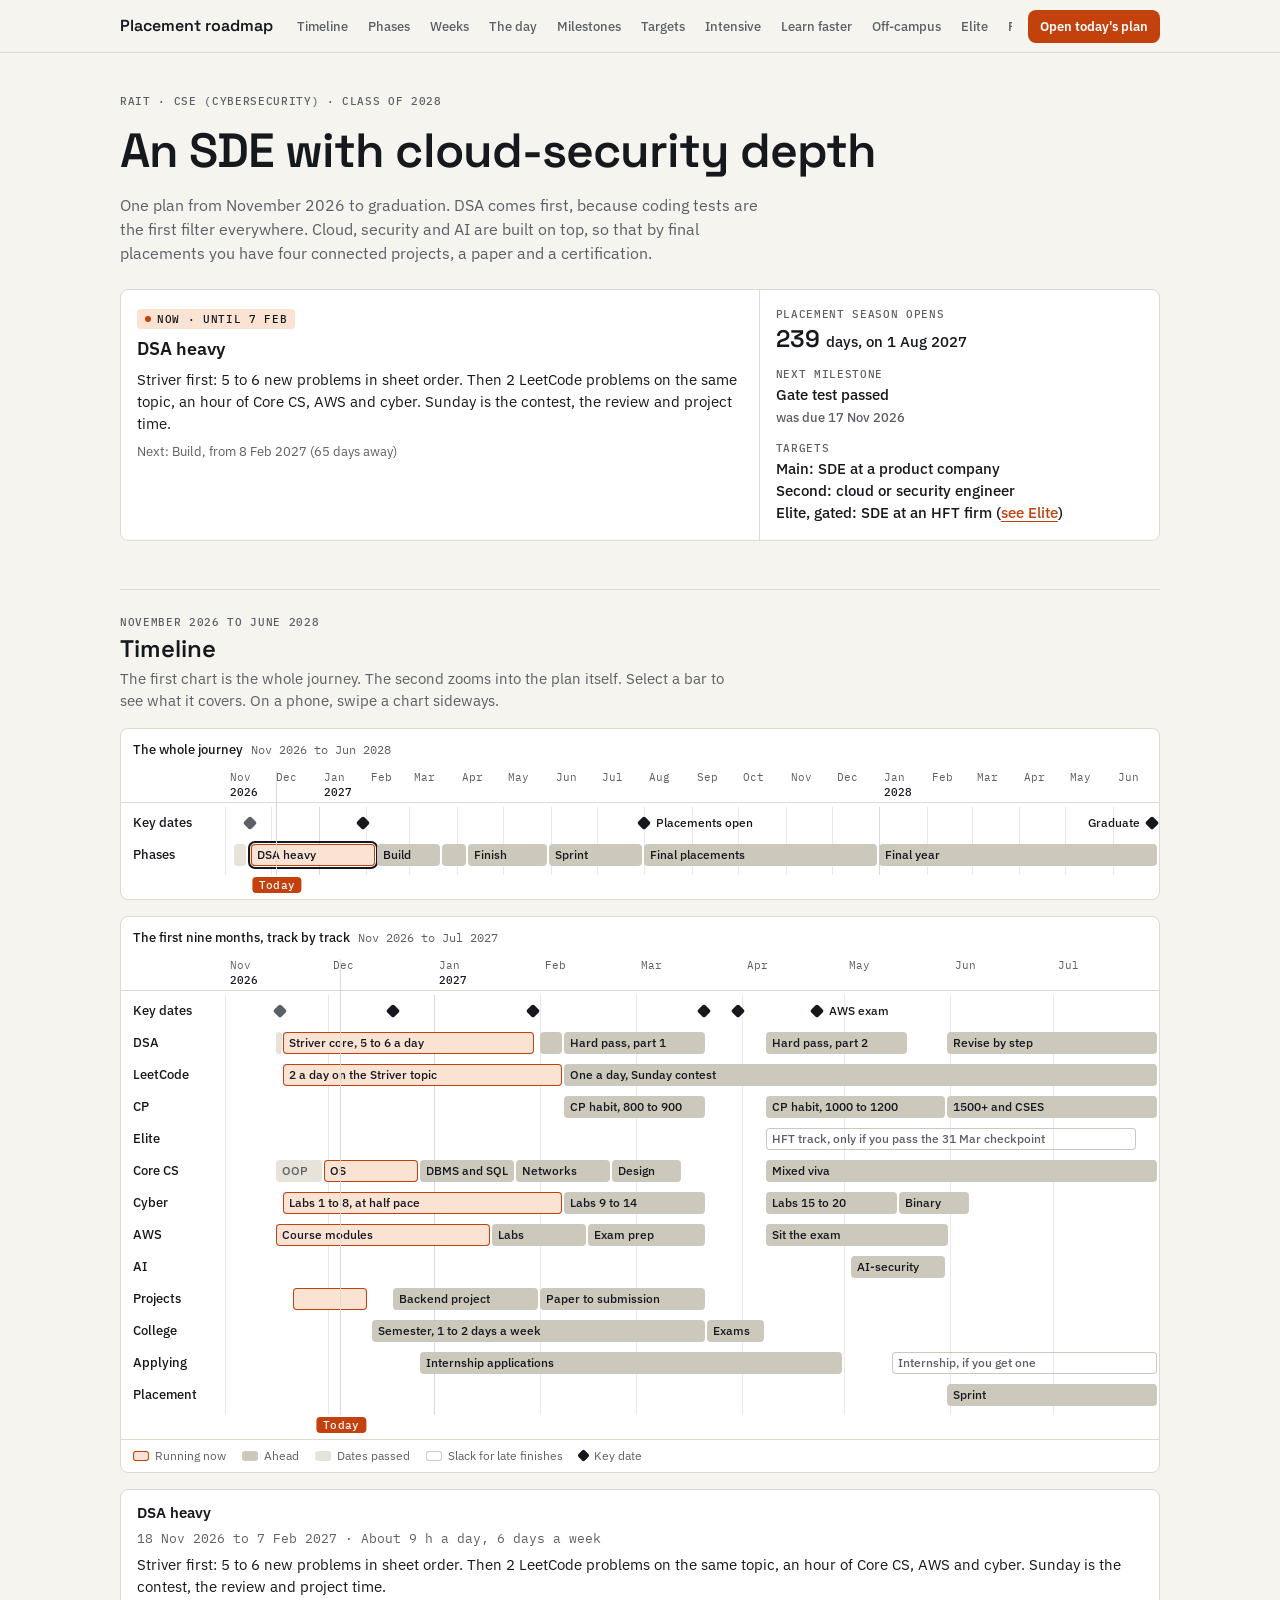
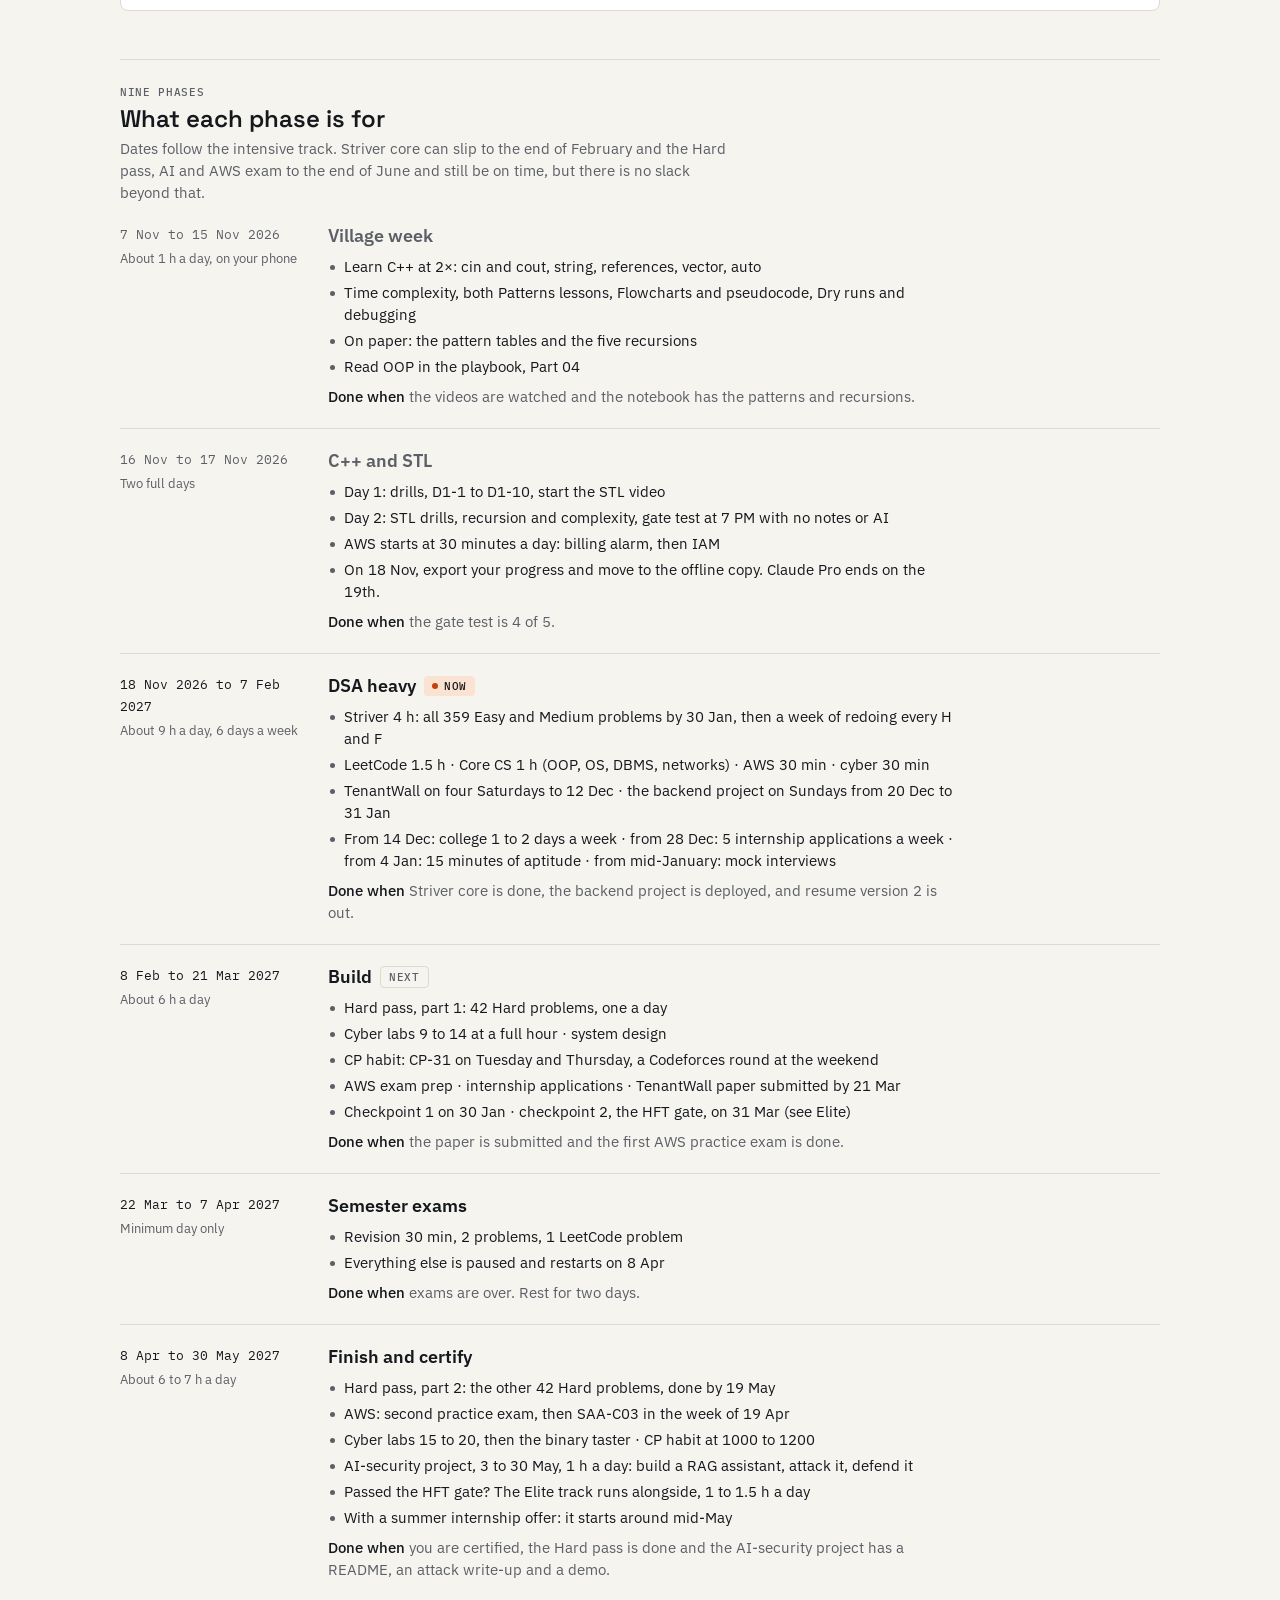
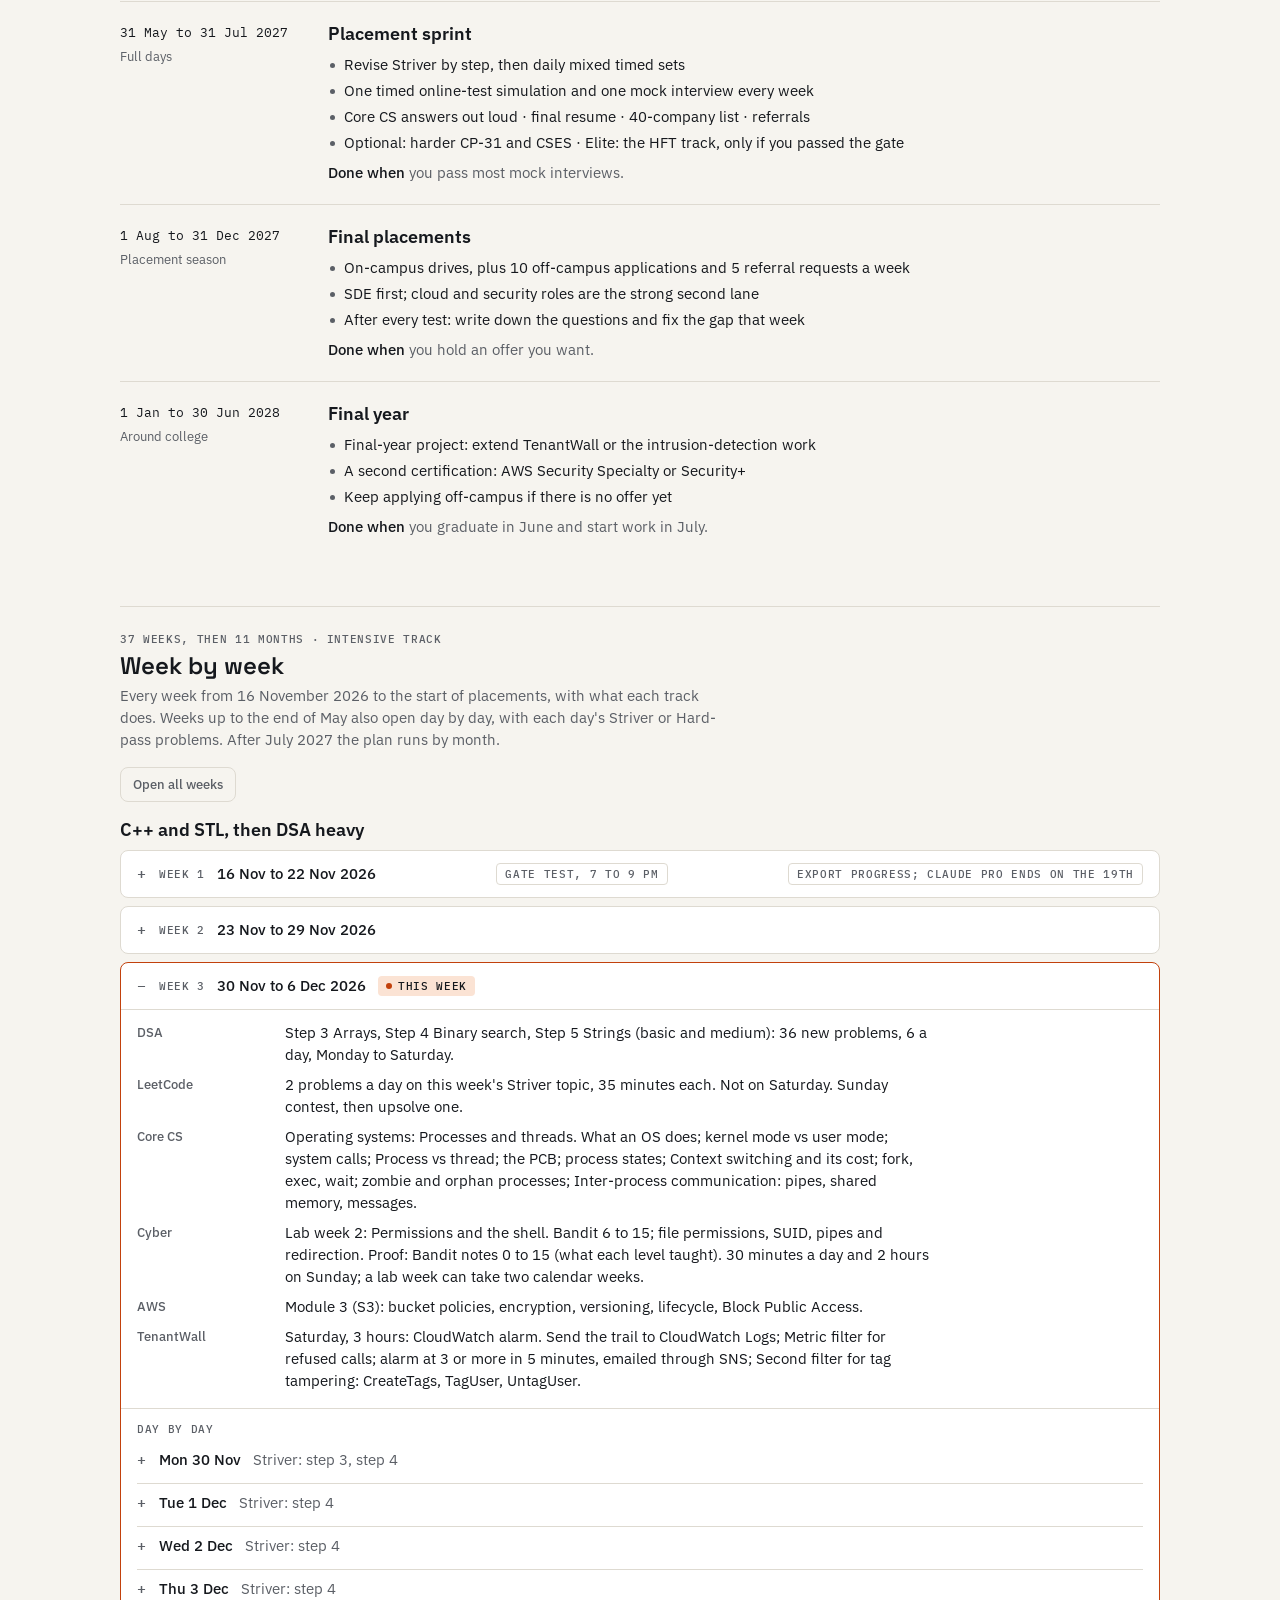
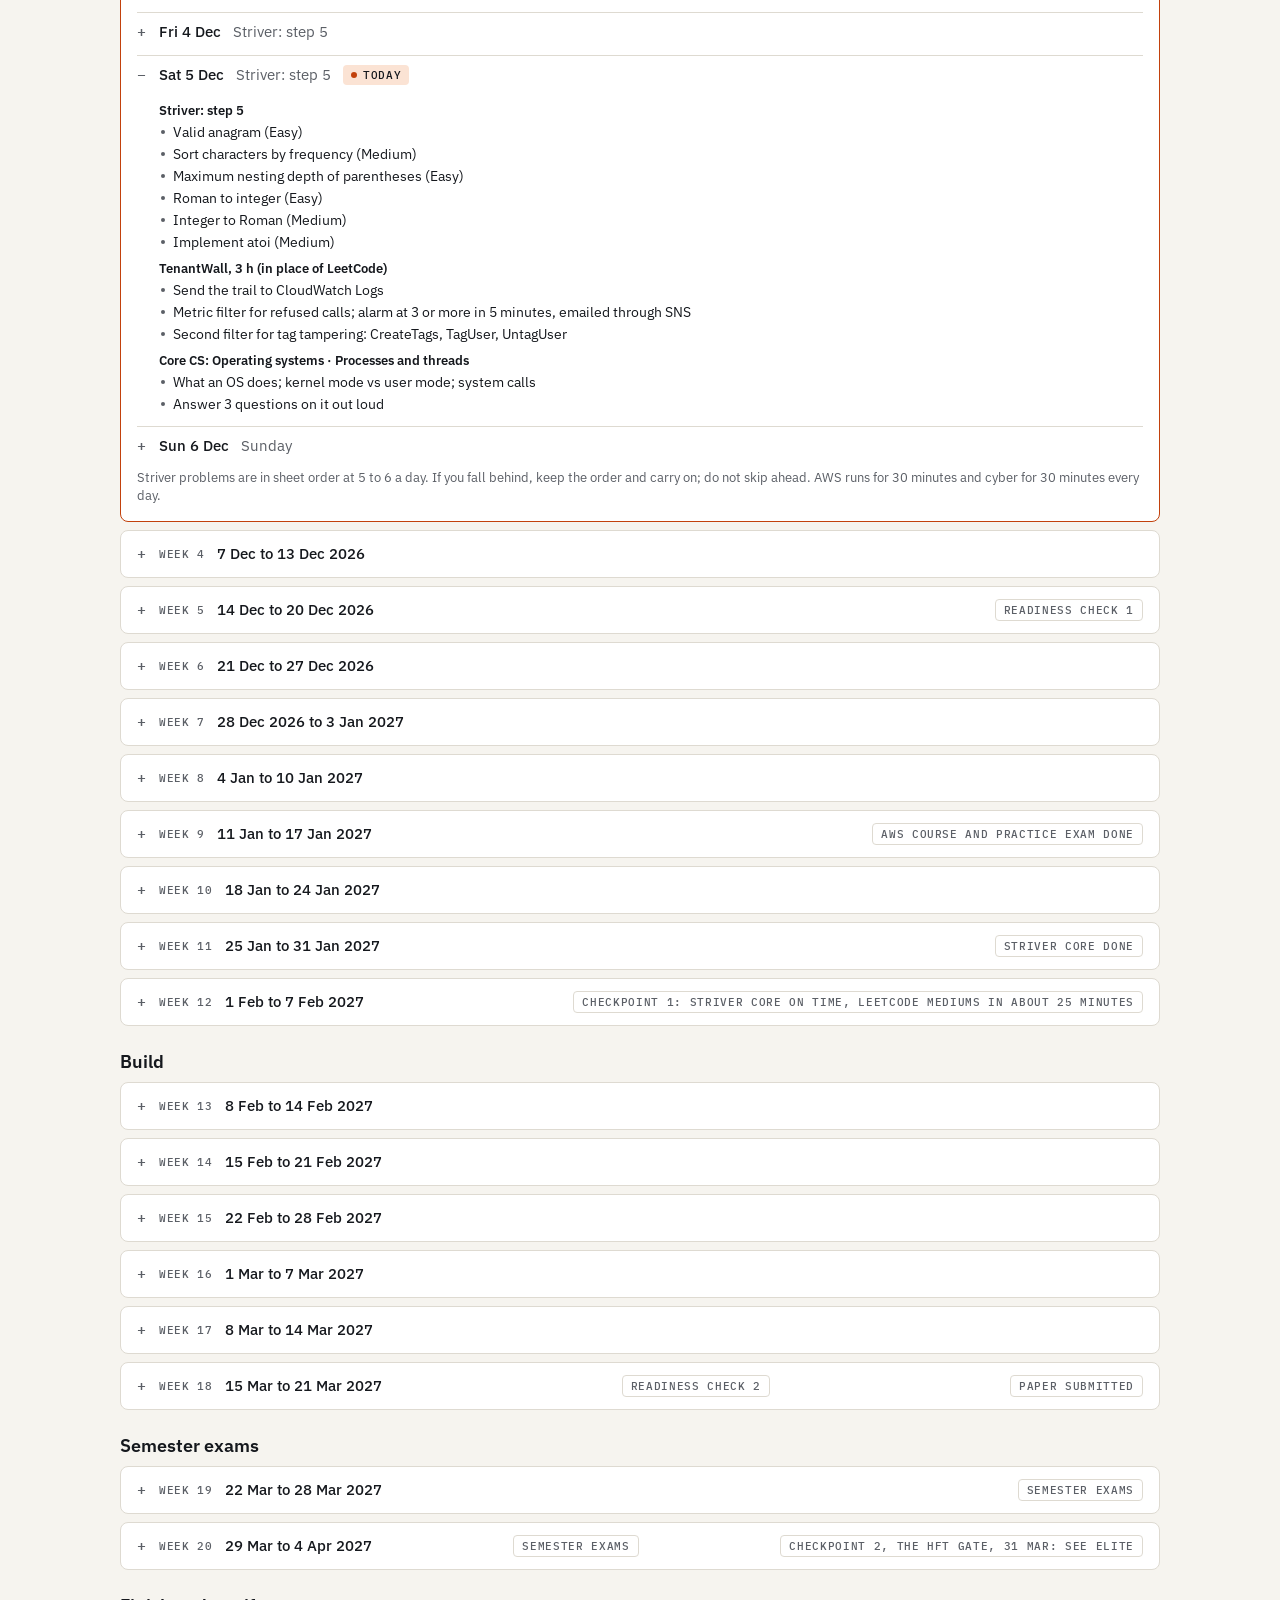
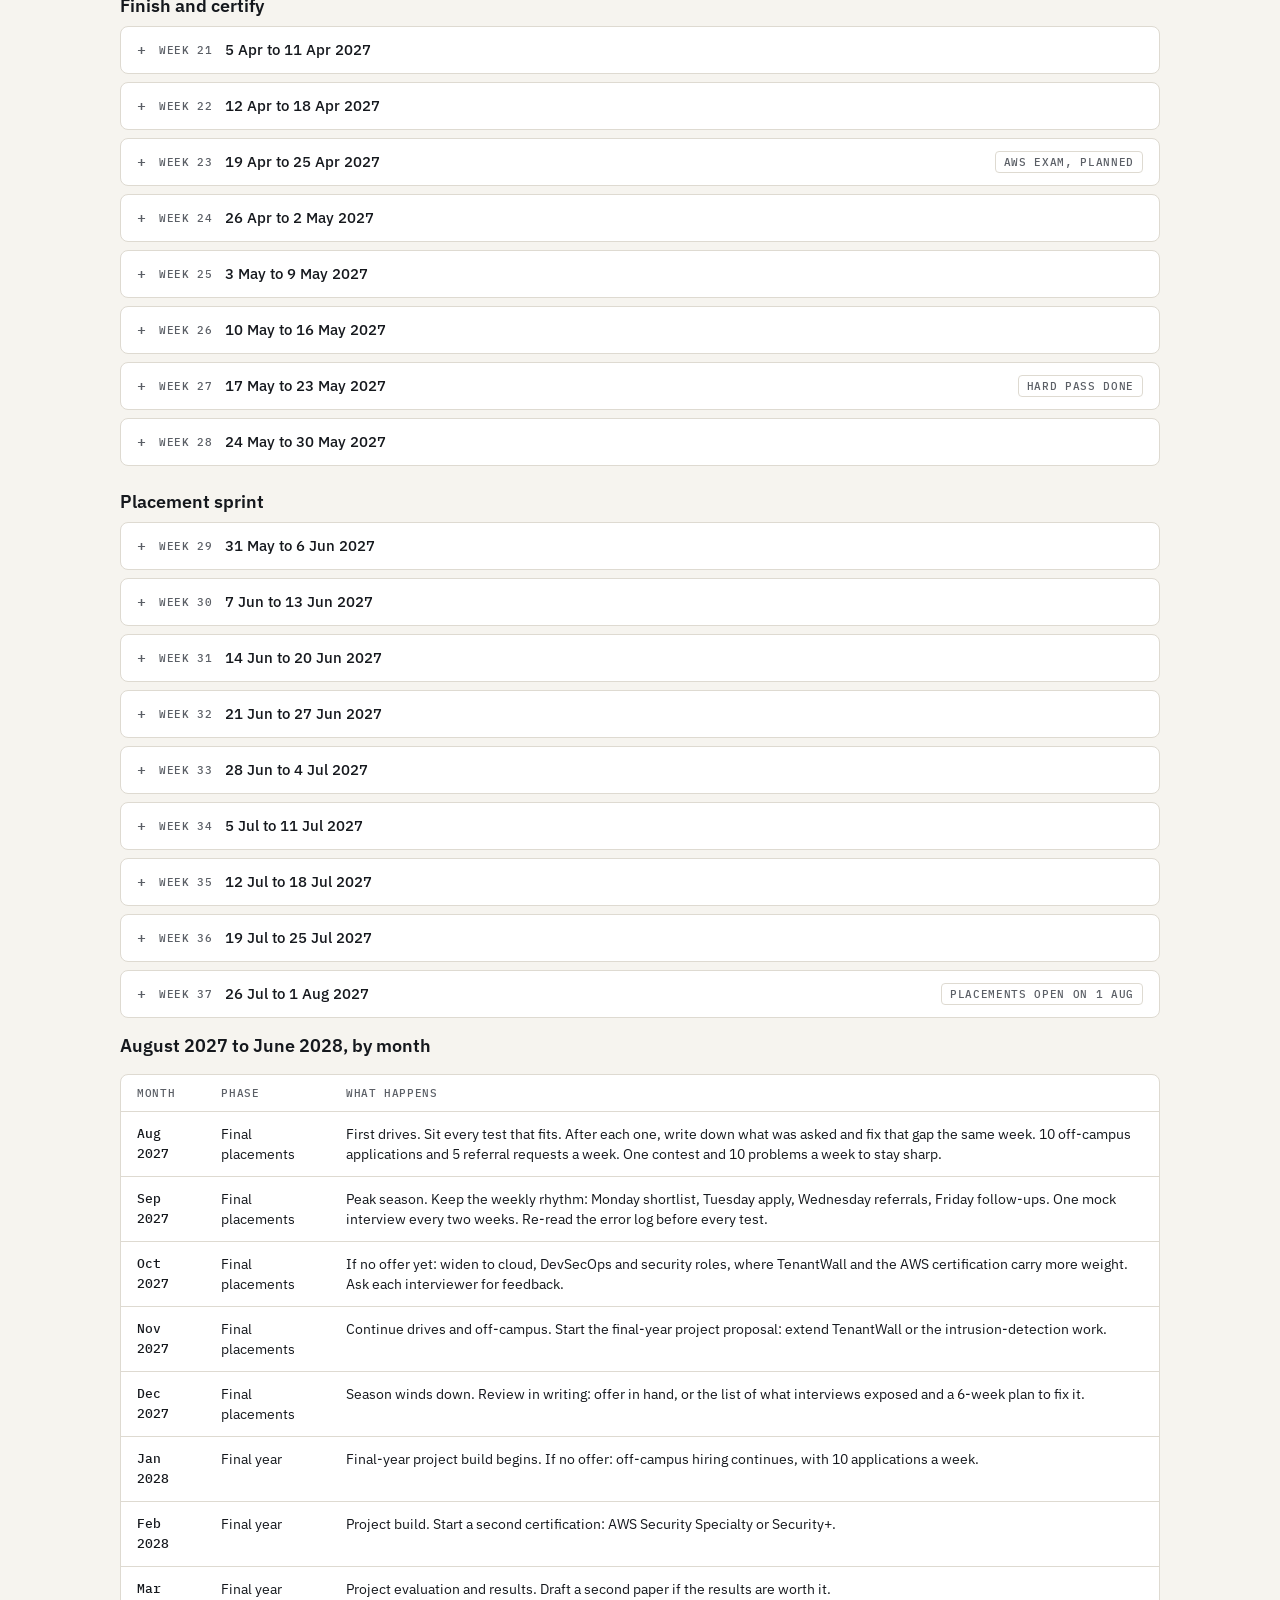
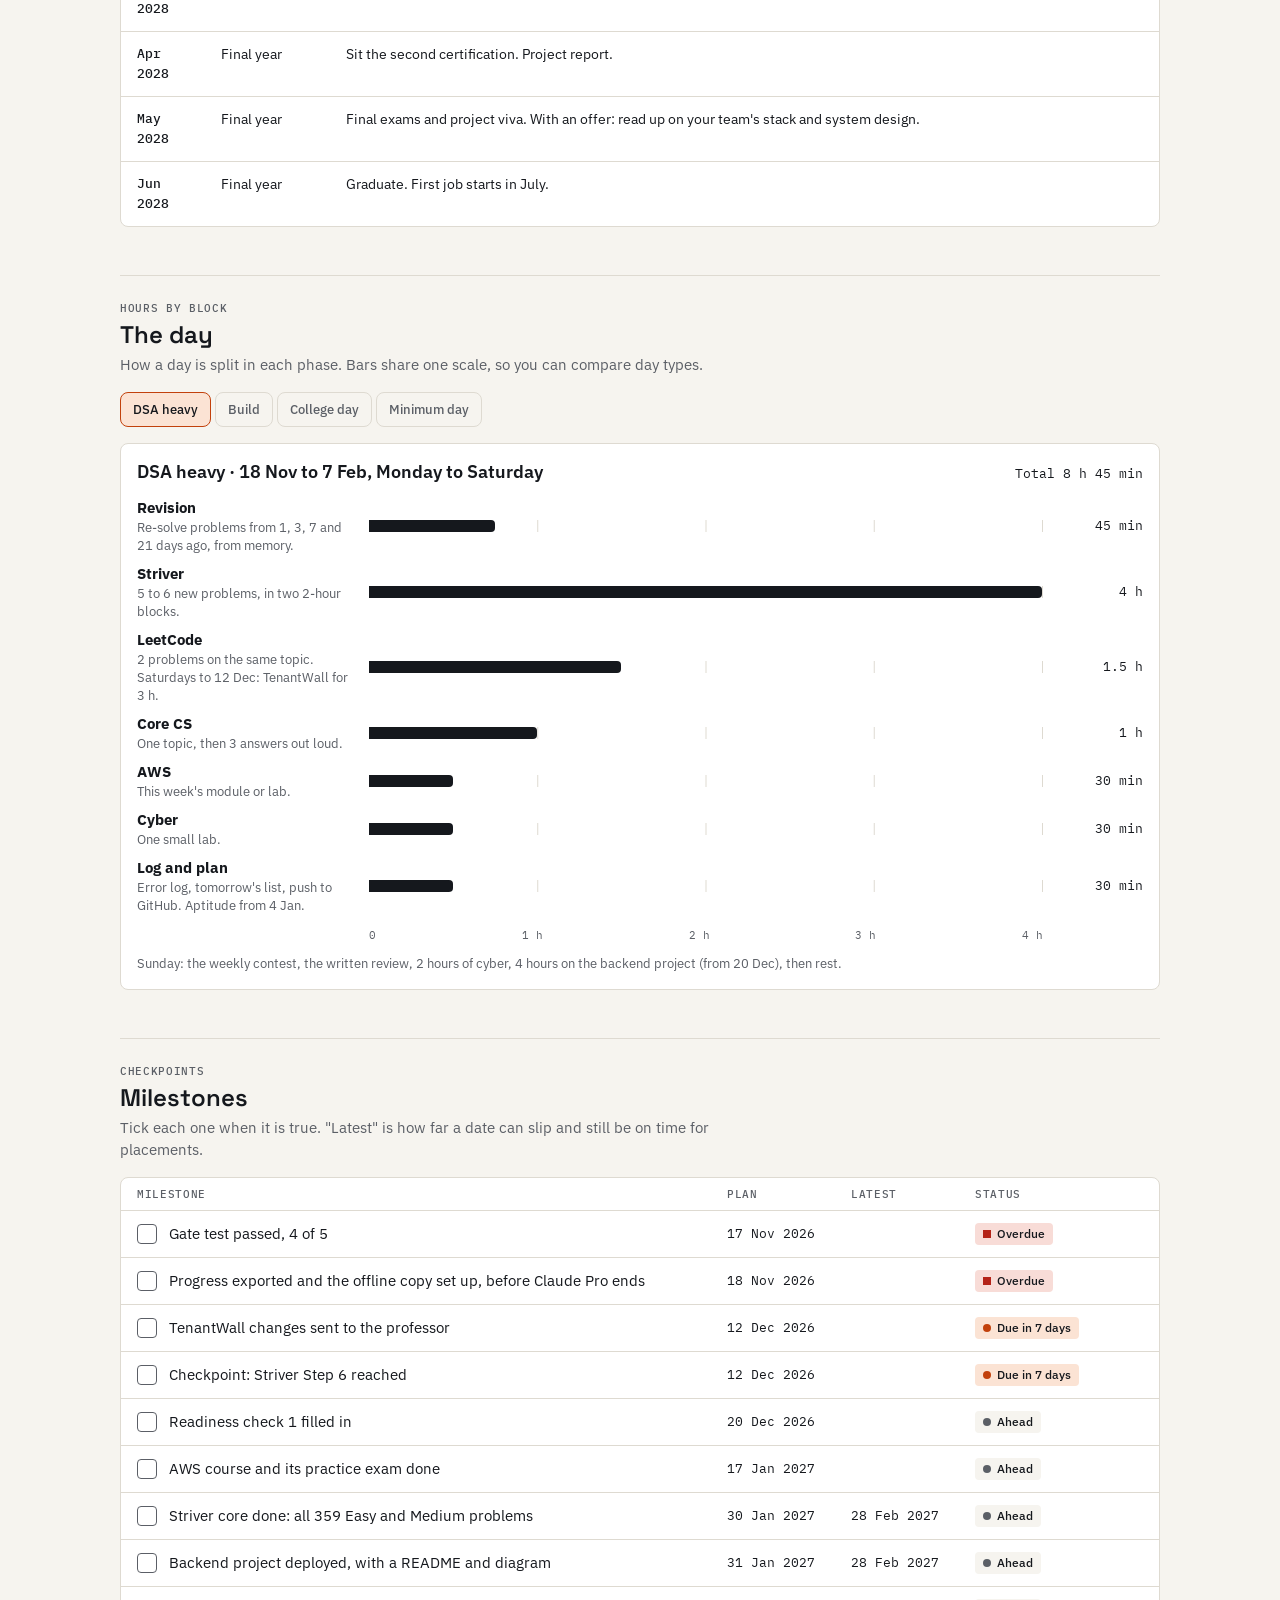
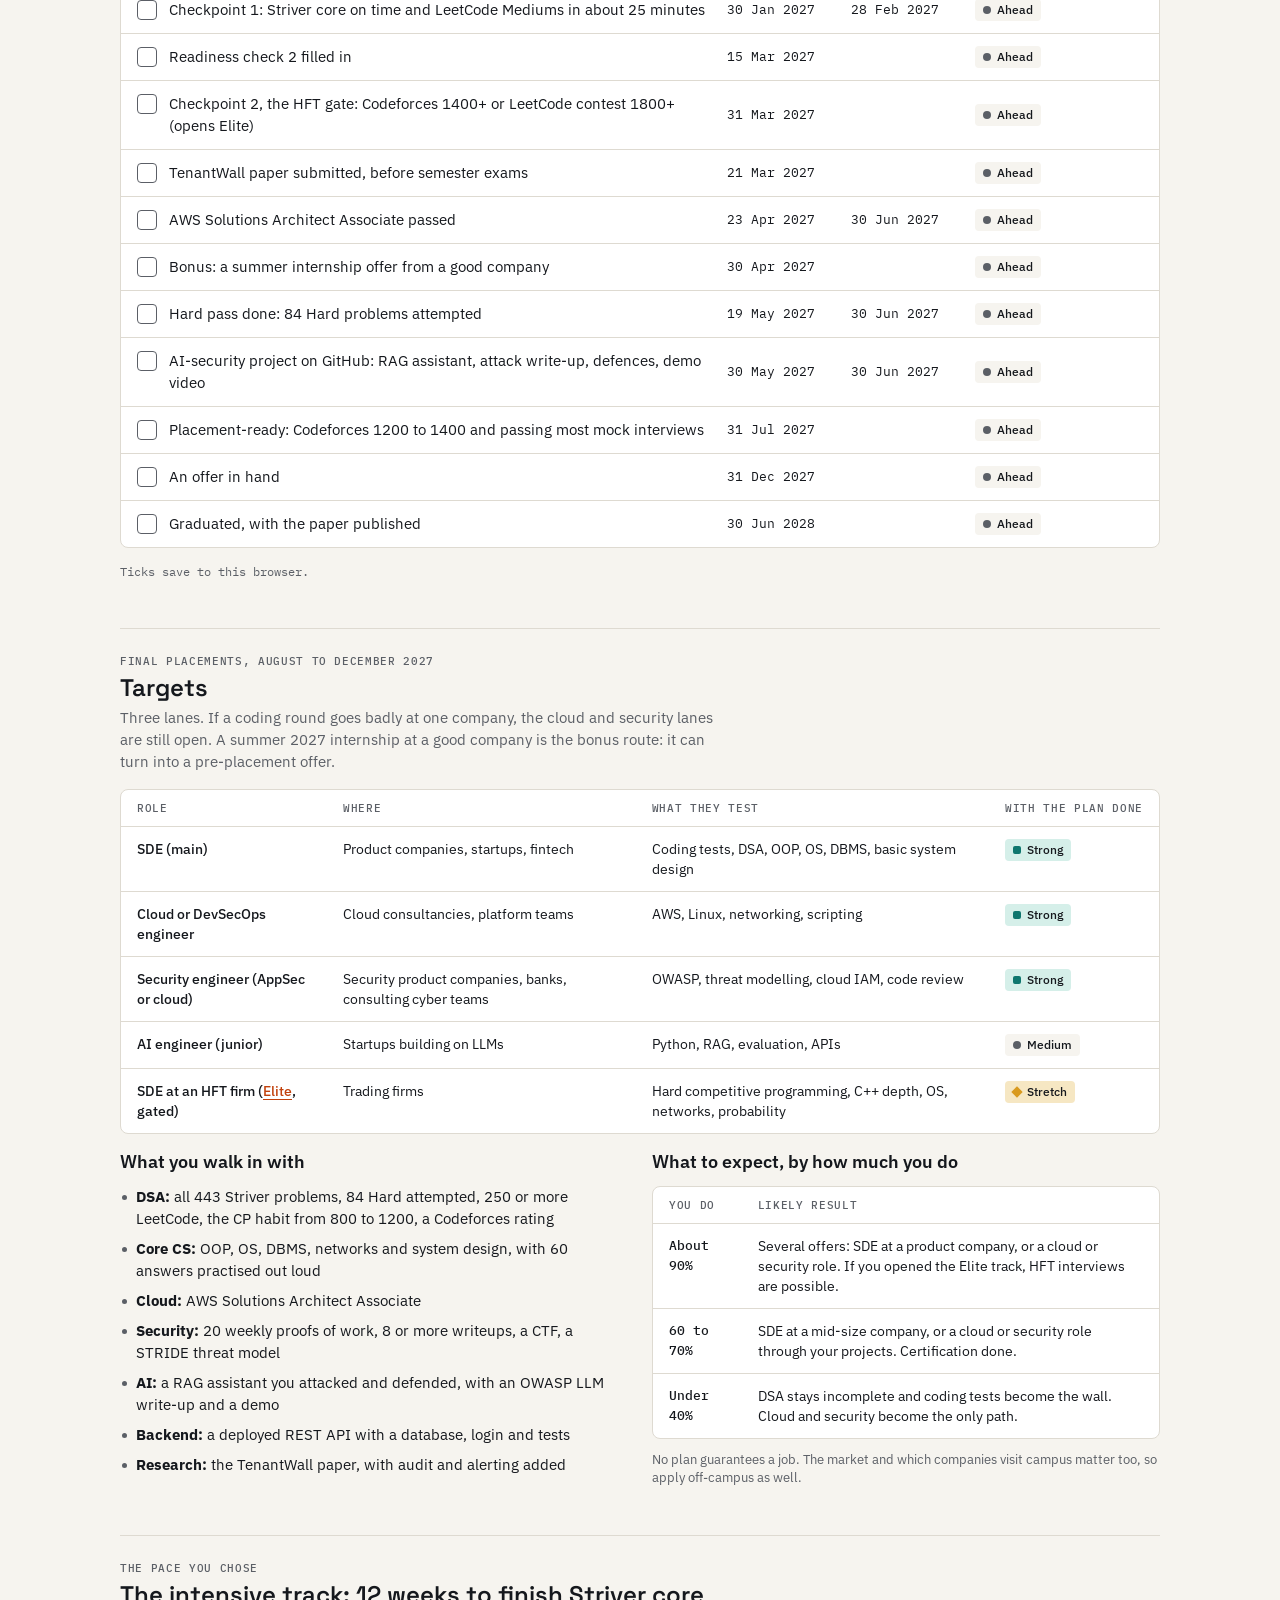
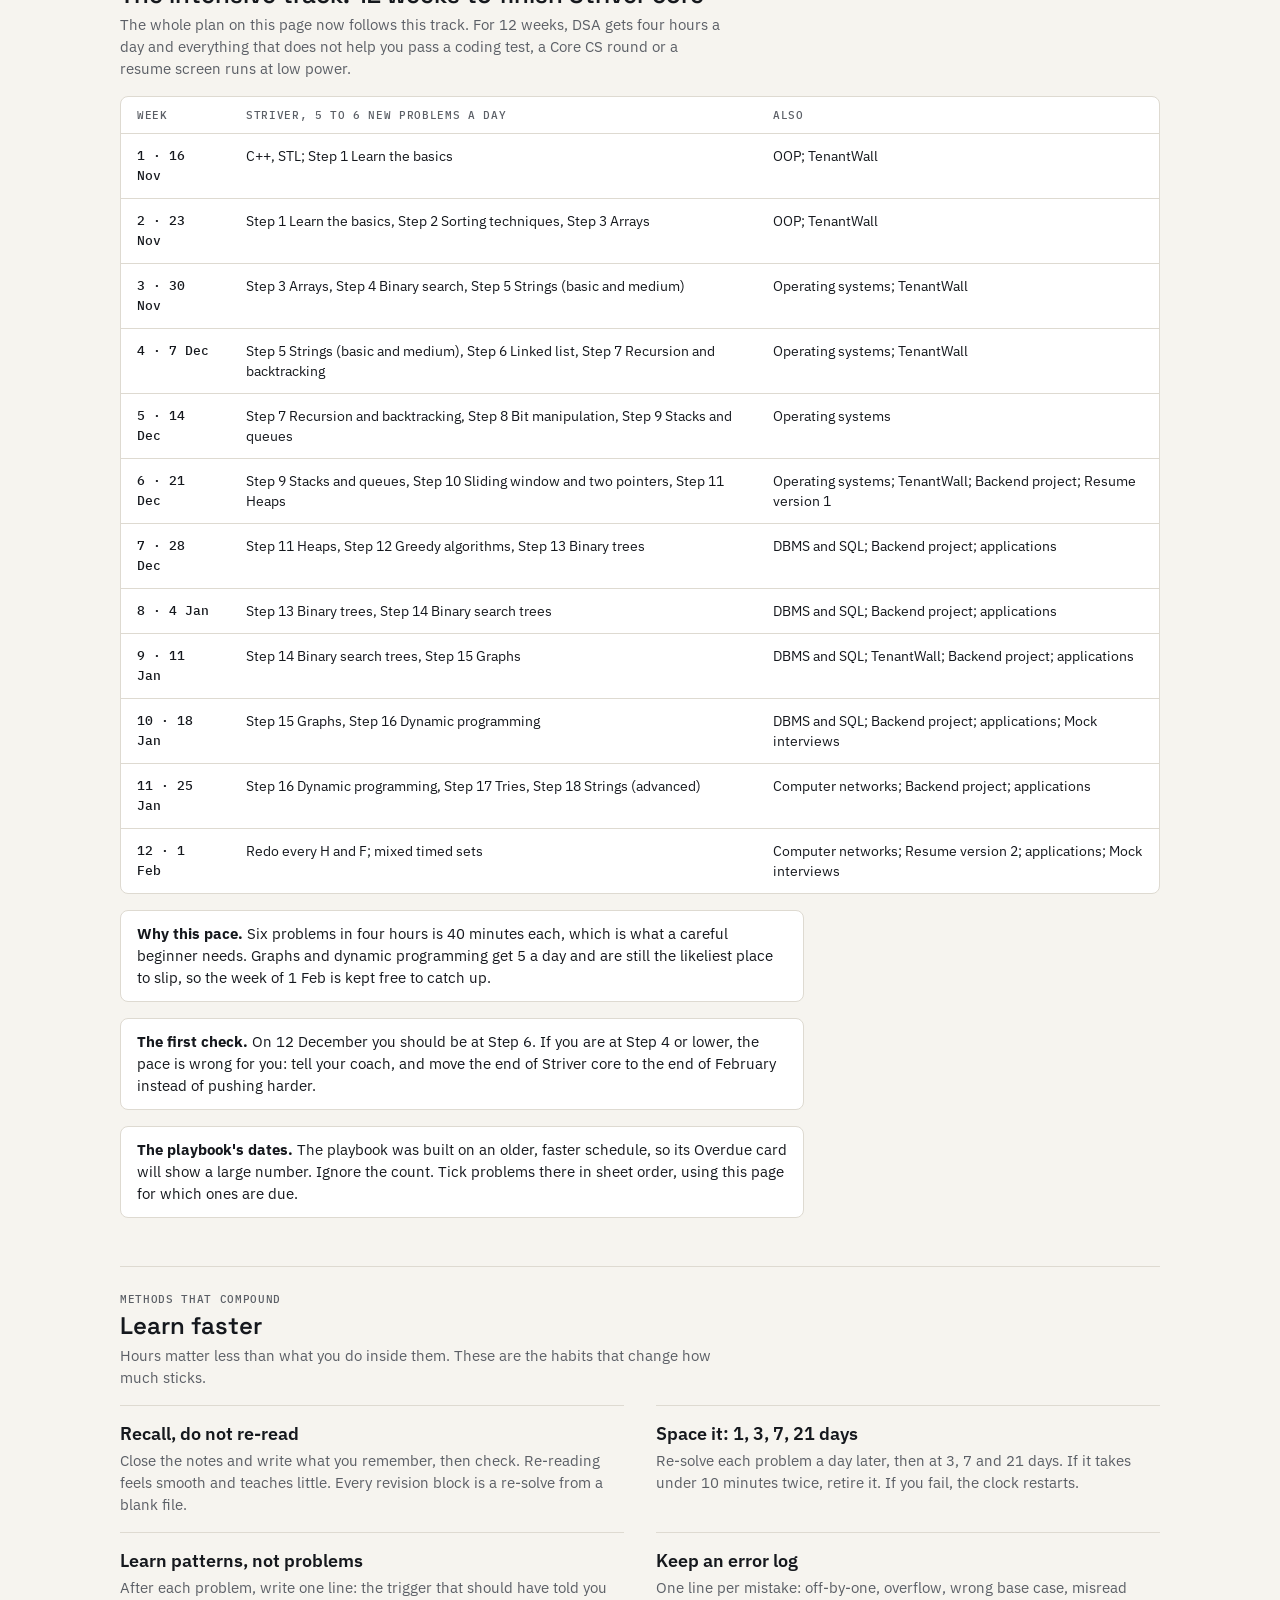
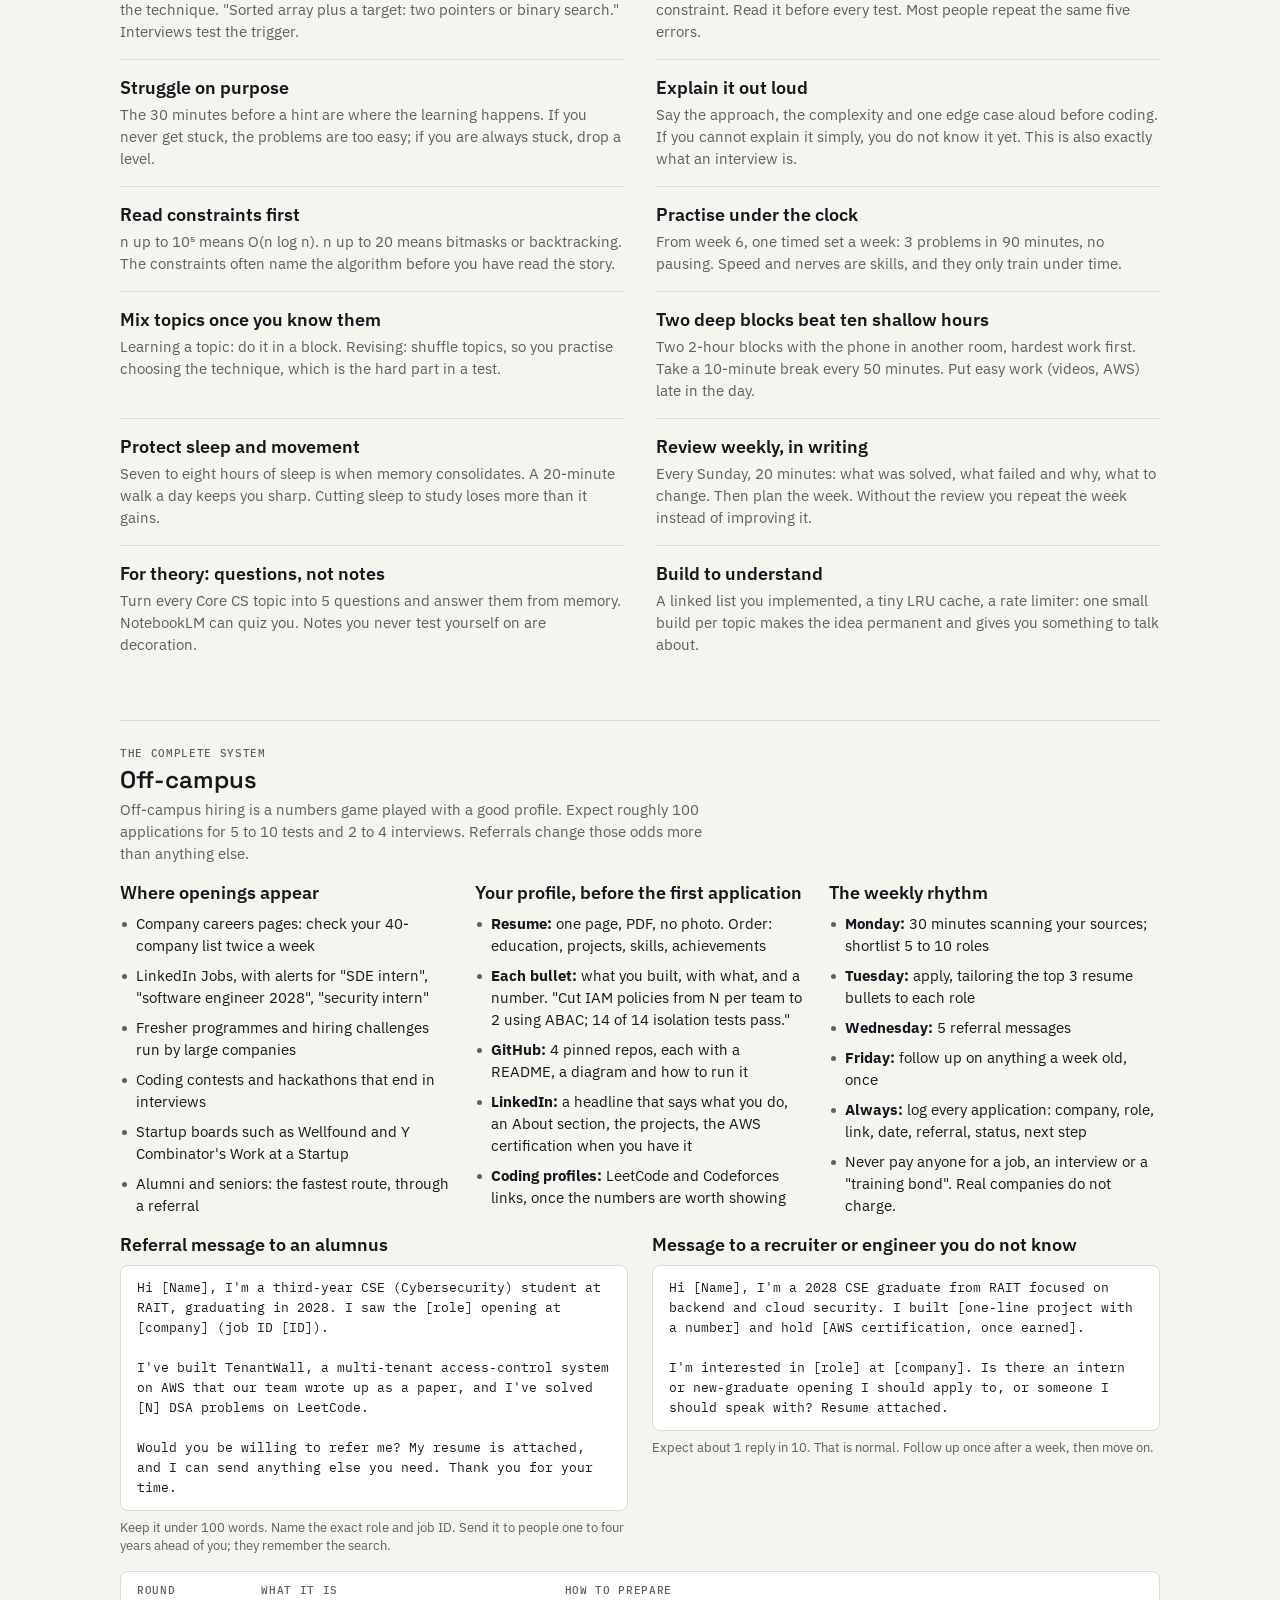
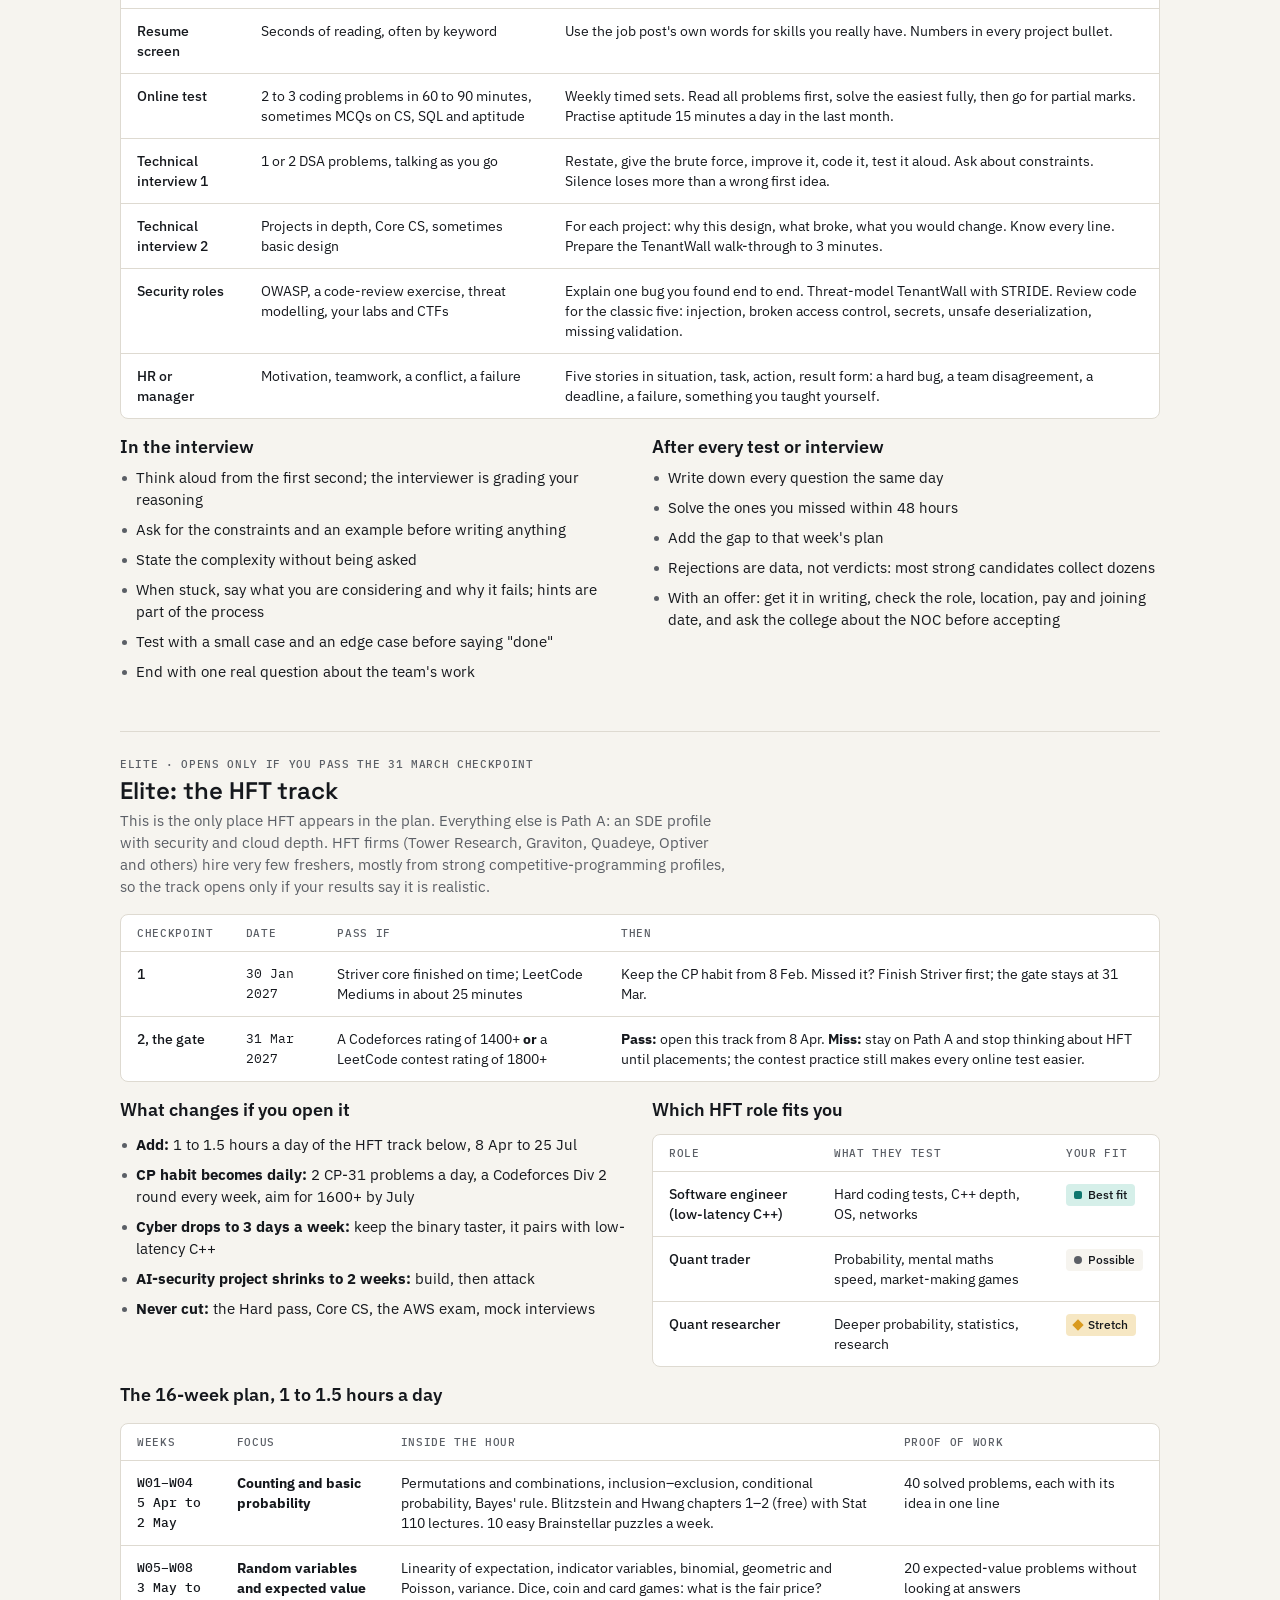
<file: roadmap.html>
<!doctype html><html lang="en"><head><meta charset="utf-8"><meta name="viewport" content="width=device-width,initial-scale=1,viewport-fit=cover"><link rel="manifest" href="manifest.webmanifest"><meta name="theme-color" content="#f6f4ef"><link rel="icon" href="icon-192.png"><link rel="apple-touch-icon" href="icon-192.png"><meta name="apple-mobile-web-app-capable" content="yes"><style>:root{color-scheme:light}body{margin:0}img{max-width:100%}[hidden]{display:none!important}</style></head><body><title>Placement Roadmap</title>
<meta name="claude:viewport-fit-sides" content="cover">
<link rel="preconnect" href="https://fonts.googleapis.com">
<link rel="preconnect" href="https://fonts.gstatic.com" crossorigin>
<link rel="stylesheet" href="https://fonts.googleapis.com/css2?family=Space+Grotesk:wght@500;600&family=IBM+Plex+Sans:wght@400;500;600&family=IBM+Plex+Mono:wght@400;500&display=swap">
<style>
/* Layout: one left-aligned column, 1040px at most. A compact header states the position and what to do now;
   the timeline follows; then phases, the day, milestones, targets, rules and toolkit as hairline-ruled sections.
   Kestrel: quiet surfaces, lines not shadows, a 4px grid, and rust only on the thing to do next. */
:root{
  --surface:#f6f4ef;--raised:#ffffff;--line:#dedad1;--ink:#15181d;--muted:#5b5f66;
  --brand:#c2410c;--on-brand:#ffffff;--brand-soft:#fbe3d4;
  --accent:#0f766e;--accent-soft:#d5efe9;--ochre:#d99a1e;--ochre-soft:#f6e7c3;--danger:#b42318;--danger-soft:#f8dcd7;
  --bar:#cdc8bc;--bar-past:#e7e3da;
  --f-display:"Space Grotesk","IBM Plex Sans",system-ui,sans-serif;
  --f-sans:"IBM Plex Sans",system-ui,-apple-system,"Segoe UI",sans-serif;
  --f-mono:"IBM Plex Mono",ui-monospace,SFMono-Regular,Menlo,monospace;
}
@media (prefers-color-scheme:dark){:root:not([data-theme="light"]){
  --surface:#121417;--raised:#1b1e23;--line:#2c3036;--ink:#eeece6;--muted:#a3a7ad;
  --brand:#f07a3f;--on-brand:#121417;--brand-soft:#3a2116;
  --accent:#2dd4bf;--accent-soft:#12302c;--ochre:#e8b445;--ochre-soft:#3a2e12;--danger:#f97066;--danger-soft:#3b1b18;
  --bar:#3d424a;--bar-past:#24282e;color-scheme:dark}}
:root[data-theme="dark"]{
  --surface:#121417;--raised:#1b1e23;--line:#2c3036;--ink:#eeece6;--muted:#a3a7ad;
  --brand:#f07a3f;--on-brand:#121417;--brand-soft:#3a2116;
  --accent:#2dd4bf;--accent-soft:#12302c;--ochre:#e8b445;--ochre-soft:#3a2e12;--danger:#f97066;--danger-soft:#3b1b18;
  --bar:#3d424a;--bar-past:#24282e;color-scheme:dark}

*{box-sizing:border-box}
html{scroll-behavior:smooth;scroll-padding-top:calc(64px + env(safe-area-inset-top,0px))}
body{margin:0;background:var(--surface);color:var(--ink);font:400 15px/22px var(--f-sans);-webkit-font-smoothing:antialiased}
body::before{content:"";position:fixed;inset:0 0 auto;height:env(safe-area-inset-top,0px);z-index:10;background:var(--surface)}
.wrap{max-width:1072px;margin:0 auto;padding-left:max(16px,env(safe-area-inset-left,0px));padding-right:max(16px,env(safe-area-inset-right,0px))}
a{color:var(--brand);text-underline-offset:3px}
:focus-visible{outline:2px solid var(--brand);outline-offset:2px;border-radius:4px}
h1,h2,h3,p,ul,ol,dl,dd,figure{margin:0}
ul,ol{padding:0;list-style:none}
h1,h2{font-family:var(--f-display);font-weight:600;text-wrap:balance}
h1{font-size:clamp(30px,5.2vw,48px);line-height:1.08;letter-spacing:-.02em}
h2{font-size:24px;line-height:30px}
h3{font:600 18px/24px var(--f-sans)}
.label{font:500 11px/16px var(--f-mono);letter-spacing:.06em;text-transform:uppercase;color:var(--muted)}
.mono{font-family:var(--f-mono);font-size:13px;font-variant-numeric:tabular-nums}
.muted{color:var(--muted)}
.small{font-size:13px;line-height:18px}

/* top bar */
.top{position:sticky;top:env(safe-area-inset-top,0px);z-index:9;background:var(--surface);border-bottom:1px solid var(--line)}
.top .wrap{display:flex;align-items:center;gap:16px;min-height:52px}
.top .name{font:600 16px/1 var(--f-display);color:var(--ink);text-decoration:none;white-space:nowrap}
.top nav{display:flex;gap:4px;overflow-x:auto;min-width:0;flex:1;scrollbar-width:none}
.top nav::-webkit-scrollbar{display:none}
.top nav a{font:500 13px/1 var(--f-sans);color:var(--muted);text-decoration:none;padding:8px;border-radius:4px;white-space:nowrap}
.top nav a:hover{color:var(--ink)}
.btn{display:inline-flex;align-items:center;font:600 13px/1 var(--f-sans);color:var(--on-brand);background:var(--brand);text-decoration:none;border:0;border-radius:8px;padding:10px 12px;white-space:nowrap;cursor:pointer}
@media (max-width:560px){.top .name{display:none}}

/* overview */
.intro{padding-block:40px 0;display:grid;gap:16px}
.intro .lede{max-width:64ch;color:var(--muted);font-size:16px;line-height:24px}
.now{margin-top:8px;display:grid;grid-template-columns:minmax(0,1.6fr) minmax(0,1fr);border:1px solid var(--line);border-radius:8px;background:var(--raised)}
.now>*{padding:16px;min-width:0}
.now .do{border-right:1px solid var(--line);display:grid;gap:8px;align-content:start}
.now .do h2{font:600 18px/24px var(--f-sans)}
.badge{display:inline-flex;align-items:center;gap:6px;font:500 11px/16px var(--f-mono);letter-spacing:.06em;text-transform:uppercase;padding:2px 8px;border-radius:4px;background:var(--brand-soft);color:var(--ink);white-space:nowrap}
.badge::before{content:"";width:6px;height:6px;border-radius:50%;background:var(--brand)}
.facts{display:grid;gap:12px;align-content:start}
.facts div{display:grid;gap:2px}
.facts dt{font:500 11px/16px var(--f-mono);letter-spacing:.06em;text-transform:uppercase;color:var(--muted)}
.facts dd{font:500 15px/22px var(--f-sans)}
.facts dd b{font:600 24px/30px var(--f-display);margin-right:6px}
@media (max-width:720px){.now{grid-template-columns:minmax(0,1fr)}.now .do{border-right:0;border-bottom:1px solid var(--line)}}

/* sections */
section.sec{margin-top:48px;padding-top:24px;border-top:1px solid var(--line);display:grid;gap:16px}
section.sec>*,.intro>*{min-width:0}
.sec>header{display:grid;gap:4px}
.sec>header p{max-width:68ch;color:var(--muted)}

/* timeline chart */
.chart{position:relative;border:1px solid var(--line);border-radius:8px;background:var(--raised)}
.chart>h3{font:500 13px/18px var(--f-sans);padding:12px 12px 4px}
.chart>h3 span{font:400 12px/18px var(--f-mono);color:var(--muted);margin-left:8px}
.charts{display:grid;gap:16px;grid-template-columns:minmax(0,1fr)}
.chart-scroll{overflow-x:auto;border-radius:8px}
.gantt{position:relative;min-width:1000px;padding-block:4px 28px}
.grow{display:grid;grid-template-columns:104px minmax(0,1fr);align-items:center;height:32px}
.grow.head{height:36px;border-bottom:1px solid var(--line);margin-bottom:4px}
.lane{position:sticky;left:0;z-index:3;height:100%;display:flex;align-items:center;padding-left:12px;background:var(--raised);font:500 13px/16px var(--f-sans)}
.lane small{font:400 11px/14px var(--f-mono);color:var(--muted);margin-left:6px}
.track{position:relative;height:100%;z-index:1}
.gridlayer{position:absolute;left:104px;right:0;top:44px;bottom:24px;pointer-events:none}
.gridlayer.over{z-index:2;top:8px}
.gridlayer i{position:absolute;top:0;bottom:0;width:1px;background:var(--line);opacity:.6}
.gridlayer .year{opacity:1}
.todayline{position:absolute;top:0;bottom:0;width:2px;margin-left:-1px;background:var(--brand);border-radius:1px}
.mlabel{position:absolute;top:3px;padding-left:5px;font:400 11px/15px var(--f-mono);color:var(--muted);white-space:nowrap}
.mlabel b{display:block;font-weight:500;color:var(--ink)}
.todaytag{position:absolute;top:100%;margin-top:2px;transform:translateX(-50%);font:500 11px/16px var(--f-mono);letter-spacing:.04em;background:var(--brand);color:var(--on-brand);border-radius:4px;padding:0 6px;white-space:nowrap}
.seg{position:absolute;top:5px;height:22px;min-width:6px;border:0;border-radius:4px;background:var(--bar);color:var(--ink);font:500 12px/22px var(--f-sans);text-align:left;padding:0 6px;overflow:hidden;white-space:nowrap;cursor:pointer}
.seg.past{background:var(--bar-past);color:var(--muted)}
.seg.cur{background:var(--brand-soft);color:var(--ink);box-shadow:inset 0 0 0 1px var(--brand)}
.seg.slack{background:transparent;box-shadow:inset 0 0 0 1px var(--bar);color:var(--muted)}
.seg.nolabel{padding:0;color:transparent}
.seg[aria-pressed="true"]{outline:2px solid var(--ink);outline-offset:1px}
.mk{position:absolute;top:50%;width:24px;height:24px;margin:-12px 0 0 -12px;border:0;background:none;padding:0;cursor:pointer;display:grid;place-items:center}
.mk::before{content:"";width:10px;height:10px;transform:rotate(45deg);background:var(--ink);border-radius:2px}
.mk.past::before{background:var(--muted)}
.mk[aria-pressed="true"]::before{outline:2px solid var(--ink);outline-offset:2px}
.mktext{position:absolute;top:50%;transform:translateY(-50%);font:500 12px/16px var(--f-sans);white-space:nowrap;pointer-events:none}
.tip{position:absolute;z-index:6;max-width:260px;background:var(--ink);color:var(--surface);border-radius:8px;padding:8px 12px;font:400 13px/18px var(--f-sans);pointer-events:none}
.tip b{display:block;font-weight:600}
.tip span{font:400 11px/16px var(--f-mono);opacity:.85}
.legend{display:flex;flex-wrap:wrap;gap:6px 16px;padding:8px 12px;border-top:1px solid var(--line);font:400 12px/16px var(--f-sans);color:var(--muted)}
.legend span{display:inline-flex;align-items:center;gap:6px}
.legend i{display:inline-block;width:16px;height:10px;border-radius:3px;background:var(--bar)}
.legend .l-cur{background:var(--brand-soft);box-shadow:inset 0 0 0 1px var(--brand)}
.legend .l-past{background:var(--bar-past)}
.legend .l-slack{background:transparent;box-shadow:inset 0 0 0 1px var(--bar)}
.legend .l-mk{width:9px;height:9px;transform:rotate(45deg);background:var(--ink);border-radius:2px}
.detail{border:1px solid var(--line);border-radius:8px;background:var(--raised);padding:12px 16px;display:grid;gap:4px;min-height:66px}
.detail b{font-weight:600}

/* phases */
.phases{display:grid}
.phases>li{display:grid;grid-template-columns:184px minmax(0,1fr);gap:8px 24px;padding:20px 0;border-top:1px solid var(--line)}
.phases>li:first-child{border-top:0;padding-top:4px}
.phases .when{display:grid;gap:4px;align-content:start}
.phases .what{display:grid;gap:8px;min-width:0}
.phases .what>div{display:flex;flex-wrap:wrap;align-items:center;gap:8px}
.phases ul{display:grid;gap:4px;max-width:70ch}
.phases ul li{padding-left:16px;position:relative}
.phases ul li::before{content:"";position:absolute;left:2px;top:9px;width:5px;height:5px;border-radius:50%;background:var(--muted)}
.phases .donewhen{color:var(--muted);max-width:70ch}
.phases .donewhen b{color:var(--ink);font-weight:500}
.phases li.is-past .what h3,.phases li.is-past .when{color:var(--muted)}
.tag{font:500 11px/16px var(--f-mono);letter-spacing:.06em;text-transform:uppercase;padding:2px 8px;border-radius:4px;border:1px solid var(--line);color:var(--muted);white-space:nowrap}
@media (max-width:720px){.phases>li{grid-template-columns:minmax(0,1fr)}}

/* week by week */
.weeks{display:grid;gap:8px;grid-template-columns:minmax(0,1fr)}
.wk .tag{white-space:normal}
.weeks h3{margin-top:16px}
.weeks h3:first-child{margin-top:0}
.wk{border:1px solid var(--line);border-radius:8px;background:var(--raised)}
.wk.cur{border-color:var(--brand)}
.wk summary{display:flex;flex-wrap:wrap;align-items:center;gap:4px 12px;padding:12px 16px;cursor:pointer;list-style:none}
.wk summary::-webkit-details-marker{display:none}
.wk summary::before{content:"+";font:500 15px/1 var(--f-mono);color:var(--muted);width:10px}
.wk[open]>summary::before,.dy[open]>summary::before{content:"−"}
.wk summary .wn{font:500 11px/16px var(--f-mono);letter-spacing:.06em;text-transform:uppercase;color:var(--muted)}
.wk summary b{font-weight:500}
.wk summary .ck{margin-left:auto}
.wk dl{margin:0;padding:4px 16px 16px;display:grid;grid-template-columns:132px minmax(0,1fr);gap:8px 16px;border-top:1px solid var(--line);padding-top:12px}
.wk dt{font:500 13px/22px var(--f-sans);color:var(--muted)}
.wk dd{max-width:72ch}
@media (max-width:640px){.wk dl{grid-template-columns:minmax(0,1fr);gap:2px}.wk dd{margin-bottom:8px}.wk summary .ck{margin-left:0}}

/* day by day inside a week */
.days{border-top:1px solid var(--line);padding:12px 16px 16px;display:grid;gap:4px}
.dy{border-top:1px solid var(--line)}
.days .label+.dy{border-top:0}
.dy summary{padding:8px 0;gap:4px 12px}
.dy h4{margin:8px 0 2px 22px;font:600 13px/18px var(--f-sans)}
.dy ul{margin:0 0 8px 22px;display:grid;gap:2px;font-size:14px;line-height:20px;max-width:76ch}
.dy ul li{padding-left:14px;position:relative}
.dy ul li::before{content:"";position:absolute;left:2px;top:8px;width:4px;height:4px;border-radius:50%;background:var(--muted)}

.msg{margin:0;border:1px solid var(--line);border-radius:8px;background:var(--raised);padding:12px 16px;font:400 13px/20px var(--f-mono);white-space:pre-wrap;overflow-wrap:anywhere;user-select:all}
.cols3{display:grid;grid-template-columns:repeat(3,minmax(0,1fr));gap:24px}
.cols3>div{display:grid;gap:8px;align-content:start}
@media (max-width:860px){.cols3{grid-template-columns:minmax(0,1fr)}}

/* the day */
.segctl{display:flex;flex-wrap:wrap;gap:4px}
.segctl button{font:500 13px/1 var(--f-sans);color:var(--muted);background:transparent;border:1px solid var(--line);border-radius:8px;padding:10px 12px;cursor:pointer}
.segctl button:hover{color:var(--ink)}
.segctl button[aria-pressed="true"]{color:var(--ink);background:var(--brand-soft);border-color:var(--brand)}
.daybox{border:1px solid var(--line);border-radius:8px;background:var(--raised);padding:16px;display:grid;gap:12px}
.dayhead{display:flex;flex-wrap:wrap;justify-content:space-between;gap:4px 16px;align-items:baseline}
.bars{display:grid;gap:8px}
.brow{display:grid;grid-template-columns:220px minmax(0,1fr) 88px;gap:12px;align-items:center}
.brow .bn{display:grid;min-width:0}
.brow .bn span{font-size:13px;line-height:18px;color:var(--muted)}
.btrack{position:relative;height:12px;background-image:linear-gradient(90deg,var(--line) 1px,transparent 1px);background-size:25% 100%;border-right:1px solid var(--line)}
.btrack i{position:absolute;left:0;top:0;bottom:0;border-radius:0 4px 4px 0;background:var(--ink);min-width:2px}
.brow .bv{text-align:right}
.axis{display:grid;grid-template-columns:220px minmax(0,1fr) 88px;gap:12px}
.axis div{display:flex;justify-content:space-between;font:400 11px/16px var(--f-mono);color:var(--muted)}
@media (max-width:640px){.brow,.axis{grid-template-columns:minmax(0,1fr) 88px}.brow .bn{grid-column:1/-1}.axis div{grid-column:1}}

/* milestones */
.ms{border:1px solid var(--line);border-radius:8px;background:var(--raised)}
.ms li{display:grid;grid-template-columns:minmax(0,1fr) 108px 108px 168px;gap:4px 16px;align-items:center;padding:12px 16px;border-top:1px solid var(--line)}
.ms li:first-child{border-top:0}
.ms li.hd{padding-block:8px}
.ms label{display:flex;gap:12px;align-items:flex-start;cursor:pointer;min-width:0}
.ms input{appearance:none;-webkit-appearance:none;flex:none;width:20px;height:20px;margin:1px 0 0;border:1.5px solid var(--muted);border-radius:4px;background:var(--raised);cursor:pointer;display:grid;place-items:center}
.ms input:checked{background:var(--accent);border-color:var(--accent)}
.ms input:checked::after{content:"";width:10px;height:5px;border-left:2px solid var(--raised);border-bottom:2px solid var(--raised);transform:translateY(-1px) rotate(-45deg)}
.ms li.done label span{color:var(--muted);text-decoration:line-through;text-decoration-color:var(--line)}
.pill{justify-self:start;display:inline-flex;align-items:center;gap:6px;font:500 12px/16px var(--f-sans);padding:3px 8px;border-radius:4px;background:var(--surface);color:var(--ink);white-space:nowrap}
.pill::before{content:"";width:8px;height:8px;border-radius:50%;background:var(--muted);flex:none}
.pill.ok{background:var(--accent-soft)}.pill.ok::before{background:var(--accent);border-radius:2px}
.pill.warn{background:var(--ochre-soft)}.pill.warn::before{background:var(--ochre);border-radius:0;transform:rotate(45deg)}
.pill.bad{background:var(--danger-soft)}.pill.bad::before{background:var(--danger);border-radius:0}
.pill.next{background:var(--brand-soft)}.pill.next::before{background:var(--brand)}
.sync{font:400 12px/16px var(--f-mono);color:var(--muted)}
@media (max-width:760px){.ms li{grid-template-columns:auto auto minmax(0,1fr)}.ms li.hd{display:none}.ms label{grid-column:1/-1}.ms .d2:empty{display:none}.ms .d1::before{content:"Plan ";color:var(--muted)}.ms .d2:not(:empty)::before{content:"Latest ";color:var(--muted)}.ms .pill{grid-column:3;justify-self:end}}

/* tables */
.tw{overflow-x:auto;border:1px solid var(--line);border-radius:8px;background:var(--raised)}
table{border-collapse:collapse;width:100%;font-size:14px;line-height:20px}
th{font:500 11px/16px var(--f-mono);letter-spacing:.06em;text-transform:uppercase;color:var(--muted);text-align:left;padding:10px 16px;border-bottom:1px solid var(--line);white-space:nowrap}
td{padding:12px 16px;border-top:1px solid var(--line);vertical-align:top}
tr:first-child td{border-top:0}
td:first-child{font-weight:500}
.two{display:grid;grid-template-columns:repeat(2,minmax(0,1fr));gap:24px}
@media (max-width:760px){.two{grid-template-columns:minmax(0,1fr)}}
.plain{display:grid;gap:8px}
.plain li{padding-left:16px;position:relative;max-width:68ch}
.plain li::before{content:"";position:absolute;left:2px;top:9px;width:5px;height:5px;border-radius:50%;background:var(--muted)}
.rules{display:grid;grid-template-columns:repeat(2,minmax(0,1fr));gap:0 32px}
.rules div{padding:16px 0;border-top:1px solid var(--line);display:grid;gap:4px;align-content:start}
.rules p{color:var(--muted);max-width:60ch}
.rules ol{display:grid;gap:2px;color:var(--muted);counter-reset:c}
.rules ol li{counter-increment:c;padding-left:24px;position:relative}
.rules ol li::before{content:counter(c);position:absolute;left:0;font:500 12px/22px var(--f-mono);color:var(--ink)}
@media (max-width:760px){.rules{grid-template-columns:minmax(0,1fr)}}
.note{border:1px solid var(--line);border-radius:8px;background:var(--raised);padding:12px 16px;max-width:76ch}
footer{margin-top:48px;padding-block:24px 48px;border-top:1px solid var(--line);color:var(--muted);font-size:13px;line-height:18px;display:flex;flex-wrap:wrap;gap:8px 24px;justify-content:space-between}
@media (prefers-reduced-motion:reduce){html{scroll-behavior:auto}}
</style>

<header class="top"><div class="wrap">
  <a class="name" href="#overview">Placement roadmap</a>
  <nav aria-label="Sections">
    <a href="#timeline">Timeline</a><a href="#phases">Phases</a><a href="#weeks">Weeks</a><a href="#day">The day</a><a href="#milestones">Milestones</a><a href="#targets">Targets</a><a href="#intensive">Intensive</a><a href="#learn">Learn faster</a><a href="#offcampus">Off-campus</a><a href="#elite">Elite</a><a href="#rules">Rules</a><a href="#toolkit">Toolkit</a><a href="https://claude.ai/artifact/McuS723LTAb16Q6SpdUsAT" target="_blank" rel="noopener">Knowledge ↗</a><a href="https://docs.google.com/spreadsheets/d/1JhZAMJmKocsnES-4Rhn-gSnhuJA9XoSHccqPZWZwREY/edit" target="_blank" rel="noopener">Tracker ↗</a>
  </nav>
  <a class="btn" href="https://claude.ai/artifact/2PBVBHDQAwjimfpV2HkdUM#today">Open today's plan</a>
</div></header>

<main class="wrap">

<section class="intro" id="overview">
  <p class="label">RAIT · CSE (Cybersecurity) · Class of 2028</p>
  <h1>An SDE with cloud-security depth</h1>
  <p class="lede">One plan from November 2026 to graduation. DSA comes first, because coding tests are the first filter everywhere. Cloud, security and AI are built on top, so that by final placements you have four connected projects, a paper and a certification.</p>
  <div class="now">
    <div class="do">
      <span><span class="badge" id="now-badge">Now</span></span>
      <h2 id="now-title">Village week</h2>
      <p id="now-text"></p>
      <p class="small muted" id="now-next"></p>
    </div>
    <dl class="facts">
      <div><dt>Placement season opens</dt><dd id="f-place"><b>–</b></dd></div>
      <div><dt>Next milestone</dt><dd id="f-next">–</dd></div>
      <div><dt>Targets</dt><dd class="small">Main: SDE at a product company<br>Second: cloud or security engineer<br>Elite, gated: SDE at an HFT firm (<a href="#elite">see Elite</a>)</dd></div>
    </dl>
  </div>
</section>

<section class="sec" id="timeline">
  <header><p class="label">November 2026 to June 2028</p><h2>Timeline</h2>
  <p>The first chart is the whole journey. The second zooms into the plan itself. Select a bar to see what it covers. On a phone, swipe a chart sideways.</p></header>
  <div class="charts">
  <div class="chart" id="chart-long">
    <h3>The whole journey<span>Nov 2026 to Jun 2028</span></h3>
    <div class="chart-scroll"><div class="gantt" role="group" aria-label="The nine phases, November 2026 to June 2028"></div></div>
    <div class="tip" hidden></div>
  </div>
  <div class="chart" id="chart-detail">
    <h3>The first nine months, track by track<span>Nov 2026 to Jul 2027</span></h3>
    <div class="chart-scroll"><div class="gantt" role="group" aria-label="All tracks, November 2026 to July 2027"></div></div>
    <div class="legend" aria-hidden="true">
      <span><i class="l-cur"></i>Running now</span><span><i></i>Ahead</span><span><i class="l-past"></i>Dates passed</span><span><i class="l-slack"></i>Slack for late finishes</span><span><i class="l-mk"></i>Key date</span>
    </div>
    <div class="tip" hidden></div>
  </div>
  </div>
  <div class="detail" id="detail" aria-live="polite"><b>Nothing selected</b><span class="muted">Select a bar or a key date in the chart.</span></div>
</section>

<section class="sec" id="phases">
  <header><p class="label">Nine phases</p><h2>What each phase is for</h2>
  <p>Dates follow the intensive track. Striver core can slip to the end of February and the Hard pass, AI and AWS exam to the end of June and still be on time, but there is no slack beyond that.</p></header>
  <ol class="phases" id="phase-list"></ol>
</section>

<section class="sec" id="weeks">
  <header><p class="label">37 weeks, then 11 months · intensive track</p><h2>Week by week</h2>
  <p>Every week from 16 November 2026 to the start of placements, with what each track does. Weeks up to the end of May also open day by day, with each day's Striver or Hard-pass problems. After July 2027 the plan runs by month.</p></header>
  <div class="segctl" role="group" aria-label="Weeks shown"><button type="button" id="wk-open" aria-pressed="false">Open all weeks</button></div>
  <div class="weeks" id="week-list"></div>
  <h3>August 2027 to June 2028, by month</h3>
  <div class="tw"><table><thead><tr><th>Month</th><th>Phase</th><th>What happens</th></tr></thead><tbody id="month-list"></tbody></table></div>
</section>

<section class="sec" id="day">
  <header><p class="label">Hours by block</p><h2>The day</h2>
  <p>How a day is split in each phase. Bars share one scale, so you can compare day types.</p></header>
  <div class="segctl" id="dayctl" role="group" aria-label="Day type"></div>
  <div class="daybox">
    <div class="dayhead"><h3 id="day-title"></h3><span class="mono" id="day-total"></span></div>
    <div class="bars" id="daybars"></div>
    <div class="axis" aria-hidden="true"><span></span><div><span>0</span><span>1 h</span><span>2 h</span><span>3 h</span><span>4 h</span></div><span></span></div>
    <p class="small muted" id="day-note"></p>
  </div>
</section>

<section class="sec" id="milestones">
  <header><p class="label">Checkpoints</p><h2>Milestones</h2>
  <p>Tick each one when it is true. "Latest" is how far a date can slip and still be on time for placements.</p></header>
  <ul class="ms" id="ms-list"><li class="hd"><span class="label">Milestone</span><span class="label">Plan</span><span class="label">Latest</span><span class="label">Status</span></li></ul>
  <p class="sync" id="sync" role="status">Ticks save in this browser.</p>
</section>

<section class="sec" id="targets">
  <header><p class="label">Final placements, August to December 2027</p><h2>Targets</h2>
  <p>Three lanes. If a coding round goes badly at one company, the cloud and security lanes are still open. A summer 2027 internship at a good company is the bonus route: it can turn into a pre-placement offer.</p></header>
  <div class="tw"><table>
    <thead><tr><th>Role</th><th>Where</th><th>What they test</th><th>With the plan done</th></tr></thead>
    <tbody>
      <tr><td>SDE (main)</td><td>Product companies, startups, fintech</td><td>Coding tests, DSA, OOP, OS, DBMS, basic system design</td><td><span class="pill ok">Strong</span></td></tr>
      <tr><td>Cloud or DevSecOps engineer</td><td>Cloud consultancies, platform teams</td><td>AWS, Linux, networking, scripting</td><td><span class="pill ok">Strong</span></td></tr>
      <tr><td>Security engineer (AppSec or cloud)</td><td>Security product companies, banks, consulting cyber teams</td><td>OWASP, threat modelling, cloud IAM, code review</td><td><span class="pill ok">Strong</span></td></tr>
      <tr><td>AI engineer (junior)</td><td>Startups building on LLMs</td><td>Python, RAG, evaluation, APIs</td><td><span class="pill">Medium</span></td></tr>
      <tr><td>SDE at an HFT firm (<a href="#elite">Elite</a>, gated)</td><td>Trading firms</td><td>Hard competitive programming, C++ depth, OS, networks, probability</td><td><span class="pill warn">Stretch</span></td></tr>
    </tbody></table></div>
  <div class="two">
    <div class="plain-wrap" style="display:grid;gap:12px;align-content:start">
      <h3>What you walk in with</h3>
      <ul class="plain">
        <li><b>DSA:</b> all 443 Striver problems, 84 Hard attempted, 250 or more LeetCode, the CP habit from 800 to 1200, a Codeforces rating</li>
        <li><b>Core CS:</b> OOP, OS, DBMS, networks and system design, with 60 answers practised out loud</li>
        <li><b>Cloud:</b> AWS Solutions Architect Associate</li>
        <li><b>Security:</b> 20 weekly proofs of work, 8 or more writeups, a CTF, a STRIDE threat model</li>
        <li><b>AI:</b> a RAG assistant you attacked and defended, with an OWASP LLM write-up and a demo</li>
        <li><b>Backend:</b> a deployed REST API with a database, login and tests</li>
        <li><b>Research:</b> the TenantWall paper, with audit and alerting added</li>
      </ul>
    </div>
    <div style="display:grid;gap:12px;align-content:start;min-width:0">
      <h3>What to expect, by how much you do</h3>
      <div class="tw"><table>
        <thead><tr><th>You do</th><th>Likely result</th></tr></thead>
        <tbody>
          <tr><td class="mono">About 90%</td><td>Several offers: SDE at a product company, or a cloud or security role. If you opened the Elite track, HFT interviews are possible.</td></tr>
          <tr><td class="mono">60 to 70%</td><td>SDE at a mid-size company, or a cloud or security role through your projects. Certification done.</td></tr>
          <tr><td class="mono">Under 40%</td><td>DSA stays incomplete and coding tests become the wall. Cloud and security become the only path.</td></tr>
        </tbody></table></div>
      <p class="small muted">No plan guarantees a job. The market and which companies visit campus matter too, so apply off-campus as well.</p>
    </div>
  </div>
</section>

<section class="sec" id="intensive">
  <header><p class="label">The pace you chose</p><h2>The intensive track: 12 weeks to finish Striver core</h2>
  <p>The whole plan on this page now follows this track. For 12 weeks, DSA gets four hours a day and everything that does not help you pass a coding test, a Core CS round or a resume screen runs at low power.</p></header>
  <div class="tw"><table><thead><tr><th>Week</th><th>Striver, 5 to 6 new problems a day</th><th>Also</th></tr></thead><tbody><tr><td class="mono">1 · 16 Nov</td><td>C++, STL; Step 1 Learn the basics</td><td>OOP; TenantWall</td></tr><tr><td class="mono">2 · 23 Nov</td><td>Step 1 Learn the basics, Step 2 Sorting techniques, Step 3 Arrays</td><td>OOP; TenantWall</td></tr><tr><td class="mono">3 · 30 Nov</td><td>Step 3 Arrays, Step 4 Binary search, Step 5 Strings (basic and medium)</td><td>Operating systems; TenantWall</td></tr><tr><td class="mono">4 · 7 Dec</td><td>Step 5 Strings (basic and medium), Step 6 Linked list, Step 7 Recursion and backtracking</td><td>Operating systems; TenantWall</td></tr><tr><td class="mono">5 · 14 Dec</td><td>Step 7 Recursion and backtracking, Step 8 Bit manipulation, Step 9 Stacks and queues</td><td>Operating systems</td></tr><tr><td class="mono">6 · 21 Dec</td><td>Step 9 Stacks and queues, Step 10 Sliding window and two pointers, Step 11 Heaps</td><td>Operating systems; TenantWall; Backend project; Resume version 1</td></tr><tr><td class="mono">7 · 28 Dec</td><td>Step 11 Heaps, Step 12 Greedy algorithms, Step 13 Binary trees</td><td>DBMS and SQL; Backend project; applications</td></tr><tr><td class="mono">8 · 4 Jan</td><td>Step 13 Binary trees, Step 14 Binary search trees</td><td>DBMS and SQL; Backend project; applications</td></tr><tr><td class="mono">9 · 11 Jan</td><td>Step 14 Binary search trees, Step 15 Graphs</td><td>DBMS and SQL; TenantWall; Backend project; applications</td></tr><tr><td class="mono">10 · 18 Jan</td><td>Step 15 Graphs, Step 16 Dynamic programming</td><td>DBMS and SQL; Backend project; applications; Mock interviews</td></tr><tr><td class="mono">11 · 25 Jan</td><td>Step 16 Dynamic programming, Step 17 Tries, Step 18 Strings (advanced)</td><td>Computer networks; Backend project; applications</td></tr><tr><td class="mono">12 · 1 Feb</td><td>Redo every H and F; mixed timed sets</td><td>Computer networks; Resume version 2; applications; Mock interviews</td></tr></tbody></table></div>
  <div class="note"><b>Why this pace.</b> Six problems in four hours is 40 minutes each, which is what a careful beginner needs. Graphs and dynamic programming get 5 a day and are still the likeliest place to slip, so the week of 1 Feb is kept free to catch up.</div>
  <div class="note"><b>The first check.</b> On 12 December you should be at Step 6. If you are at Step 4 or lower, the pace is wrong for you: tell your coach, and move the end of Striver core to the end of February instead of pushing harder.</div>
  <div class="note"><b>The playbook's dates.</b> The playbook was built on an older, faster schedule, so its Overdue card will show a large number. Ignore the count. Tick problems there in sheet order, using this page for which ones are due.</div>
</section>

<section class="sec" id="learn">
  <header><p class="label">Methods that compound</p><h2>Learn faster</h2>
  <p>Hours matter less than what you do inside them. These are the habits that change how much sticks.</p></header>
  <div class="rules">
    <div><h3>Recall, do not re-read</h3><p>Close the notes and write what you remember, then check. Re-reading feels smooth and teaches little. Every revision block is a re-solve from a blank file.</p></div>
    <div><h3>Space it: 1, 3, 7, 21 days</h3><p>Re-solve each problem a day later, then at 3, 7 and 21 days. If it takes under 10 minutes twice, retire it. If you fail, the clock restarts.</p></div>
    <div><h3>Learn patterns, not problems</h3><p>After each problem, write one line: the trigger that should have told you the technique. "Sorted array plus a target: two pointers or binary search." Interviews test the trigger.</p></div>
    <div><h3>Keep an error log</h3><p>One line per mistake: off-by-one, overflow, wrong base case, misread constraint. Read it before every test. Most people repeat the same five errors.</p></div>
    <div><h3>Struggle on purpose</h3><p>The 30 minutes before a hint are where the learning happens. If you never get stuck, the problems are too easy; if you are always stuck, drop a level.</p></div>
    <div><h3>Explain it out loud</h3><p>Say the approach, the complexity and one edge case aloud before coding. If you cannot explain it simply, you do not know it yet. This is also exactly what an interview is.</p></div>
    <div><h3>Read constraints first</h3><p>n up to 10⁵ means O(n log n). n up to 20 means bitmasks or backtracking. The constraints often name the algorithm before you have read the story.</p></div>
    <div><h3>Practise under the clock</h3><p>From week 6, one timed set a week: 3 problems in 90 minutes, no pausing. Speed and nerves are skills, and they only train under time.</p></div>
    <div><h3>Mix topics once you know them</h3><p>Learning a topic: do it in a block. Revising: shuffle topics, so you practise choosing the technique, which is the hard part in a test.</p></div>
    <div><h3>Two deep blocks beat ten shallow hours</h3><p>Two 2-hour blocks with the phone in another room, hardest work first. Take a 10-minute break every 50 minutes. Put easy work (videos, AWS) late in the day.</p></div>
    <div><h3>Protect sleep and movement</h3><p>Seven to eight hours of sleep is when memory consolidates. A 20-minute walk a day keeps you sharp. Cutting sleep to study loses more than it gains.</p></div>
    <div><h3>Review weekly, in writing</h3><p>Every Sunday, 20 minutes: what was solved, what failed and why, what to change. Then plan the week. Without the review you repeat the week instead of improving it.</p></div>
    <div><h3>For theory: questions, not notes</h3><p>Turn every Core CS topic into 5 questions and answer them from memory. NotebookLM can quiz you. Notes you never test yourself on are decoration.</p></div>
    <div><h3>Build to understand</h3><p>A linked list you implemented, a tiny LRU cache, a rate limiter: one small build per topic makes the idea permanent and gives you something to talk about.</p></div>
  </div>
</section>

<section class="sec" id="offcampus">
  <header><p class="label">The complete system</p><h2>Off-campus</h2>
  <p>Off-campus hiring is a numbers game played with a good profile. Expect roughly 100 applications for 5 to 10 tests and 2 to 4 interviews. Referrals change those odds more than anything else.</p></header>
  <div class="cols3">
    <div><h3>Where openings appear</h3><ul class="plain">
      <li>Company careers pages: check your 40-company list twice a week</li>
      <li>LinkedIn Jobs, with alerts for "SDE intern", "software engineer 2028", "security intern"</li>
      <li>Fresher programmes and hiring challenges run by large companies</li>
      <li>Coding contests and hackathons that end in interviews</li>
      <li>Startup boards such as Wellfound and Y Combinator's Work at a Startup</li>
      <li>Alumni and seniors: the fastest route, through a referral</li>
    </ul></div>
    <div><h3>Your profile, before the first application</h3><ul class="plain">
      <li><b>Resume:</b> one page, PDF, no photo. Order: education, projects, skills, achievements</li>
      <li><b>Each bullet:</b> what you built, with what, and a number. "Cut IAM policies from N per team to 2 using ABAC; 14 of 14 isolation tests pass."</li>
      <li><b>GitHub:</b> 4 pinned repos, each with a README, a diagram and how to run it</li>
      <li><b>LinkedIn:</b> a headline that says what you do, an About section, the projects, the AWS certification when you have it</li>
      <li><b>Coding profiles:</b> LeetCode and Codeforces links, once the numbers are worth showing</li>
    </ul></div>
    <div><h3>The weekly rhythm</h3><ul class="plain">
      <li><b>Monday:</b> 30 minutes scanning your sources; shortlist 5 to 10 roles</li>
      <li><b>Tuesday:</b> apply, tailoring the top 3 resume bullets to each role</li>
      <li><b>Wednesday:</b> 5 referral messages</li>
      <li><b>Friday:</b> follow up on anything a week old, once</li>
      <li><b>Always:</b> log every application: company, role, link, date, referral, status, next step</li>
      <li>Never pay anyone for a job, an interview or a "training bond". Real companies do not charge.</li>
    </ul></div>
  </div>
  <div class="two">
    <div style="display:grid;gap:8px;align-content:start;min-width:0"><h3>Referral message to an alumnus</h3>
<pre class="msg">Hi [Name], I'm a third-year CSE (Cybersecurity) student at RAIT, graduating in 2028. I saw the [role] opening at [company] (job ID [ID]).

I've built TenantWall, a multi-tenant access-control system on AWS that our team wrote up as a paper, and I've solved [N] DSA problems on LeetCode.

Would you be willing to refer me? My resume is attached, and I can send anything else you need. Thank you for your time.</pre>
      <p class="small muted">Keep it under 100 words. Name the exact role and job ID. Send it to people one to four years ahead of you; they remember the search.</p></div>
    <div style="display:grid;gap:8px;align-content:start;min-width:0"><h3>Message to a recruiter or engineer you do not know</h3>
<pre class="msg">Hi [Name], I'm a 2028 CSE graduate from RAIT focused on backend and cloud security. I built [one-line project with a number] and hold [AWS certification, once earned].

I'm interested in [role] at [company]. Is there an intern or new-graduate opening I should apply to, or someone I should speak with? Resume attached.</pre>
      <p class="small muted">Expect about 1 reply in 10. That is normal. Follow up once after a week, then move on.</p></div>
  </div>
  <div class="tw"><table><thead><tr><th>Round</th><th>What it is</th><th>How to prepare</th></tr></thead><tbody>
    <tr><td>Resume screen</td><td>Seconds of reading, often by keyword</td><td>Use the job post's own words for skills you really have. Numbers in every project bullet.</td></tr>
    <tr><td>Online test</td><td>2 to 3 coding problems in 60 to 90 minutes, sometimes MCQs on CS, SQL and aptitude</td><td>Weekly timed sets. Read all problems first, solve the easiest fully, then go for partial marks. Practise aptitude 15 minutes a day in the last month.</td></tr>
    <tr><td>Technical interview 1</td><td>1 or 2 DSA problems, talking as you go</td><td>Restate, give the brute force, improve it, code it, test it aloud. Ask about constraints. Silence loses more than a wrong first idea.</td></tr>
    <tr><td>Technical interview 2</td><td>Projects in depth, Core CS, sometimes basic design</td><td>For each project: why this design, what broke, what you would change. Know every line. Prepare the TenantWall walk-through to 3 minutes.</td></tr>
    <tr><td>Security roles</td><td>OWASP, a code-review exercise, threat modelling, your labs and CTFs</td><td>Explain one bug you found end to end. Threat-model TenantWall with STRIDE. Review code for the classic five: injection, broken access control, secrets, unsafe deserialization, missing validation.</td></tr>
    <tr><td>HR or manager</td><td>Motivation, teamwork, a conflict, a failure</td><td>Five stories in situation, task, action, result form: a hard bug, a team disagreement, a deadline, a failure, something you taught yourself.</td></tr>
  </tbody></table></div>
  <div class="two">
    <div style="display:grid;gap:8px;align-content:start"><h3>In the interview</h3><ul class="plain">
      <li>Think aloud from the first second; the interviewer is grading your reasoning</li>
      <li>Ask for the constraints and an example before writing anything</li>
      <li>State the complexity without being asked</li>
      <li>When stuck, say what you are considering and why it fails; hints are part of the process</li>
      <li>Test with a small case and an edge case before saying "done"</li>
      <li>End with one real question about the team's work</li>
    </ul></div>
    <div style="display:grid;gap:8px;align-content:start"><h3>After every test or interview</h3><ul class="plain">
      <li>Write down every question the same day</li>
      <li>Solve the ones you missed within 48 hours</li>
      <li>Add the gap to that week's plan</li>
      <li>Rejections are data, not verdicts: most strong candidates collect dozens</li>
      <li>With an offer: get it in writing, check the role, location, pay and joining date, and ask the college about the NOC before accepting</li>
    </ul></div>
  </div>
</section>

<section class="sec" id="elite">
  <header><p class="label">Elite · opens only if you pass the 31 March checkpoint</p><h2>Elite: the HFT track</h2>
  <p>This is the only place HFT appears in the plan. Everything else is Path A: an SDE profile with security and cloud depth. HFT firms (Tower Research, Graviton, Quadeye, Optiver and others) hire very few freshers, mostly from strong competitive-programming profiles, so the track opens only if your results say it is realistic.</p></header>
  <div class="tw"><table>
    <thead><tr><th>Checkpoint</th><th>Date</th><th>Pass if</th><th>Then</th></tr></thead>
    <tbody>
      <tr><td>1</td><td class="mono">30 Jan 2027</td><td>Striver core finished on time; LeetCode Mediums in about 25 minutes</td><td>Keep the CP habit from 8 Feb. Missed it? Finish Striver first; the gate stays at 31 Mar.</td></tr>
      <tr><td>2, the gate</td><td class="mono">31 Mar 2027</td><td>A Codeforces rating of 1400+ <b>or</b> a LeetCode contest rating of 1800+</td><td><b>Pass:</b> open this track from 8 Apr. <b>Miss:</b> stay on Path A and stop thinking about HFT until placements; the contest practice still makes every online test easier.</td></tr>
    </tbody></table></div>
  <div class="two">
    <div class="plain-wrap" style="display:grid;gap:12px;align-content:start">
      <h3>What changes if you open it</h3>
      <ul class="plain">
        <li><b>Add:</b> 1 to 1.5 hours a day of the HFT track below, 8 Apr to 25 Jul</li>
        <li><b>CP habit becomes daily:</b> 2 CP-31 problems a day, a Codeforces Div 2 round every week, aim for 1600+ by July</li>
        <li><b>Cyber drops to 3 days a week:</b> keep the binary taster, it pairs with low-latency C++</li>
        <li><b>AI-security project shrinks to 2 weeks:</b> build, then attack</li>
        <li><b>Never cut:</b> the Hard pass, Core CS, the AWS exam, mock interviews</li>
      </ul>
    </div>
    <div style="display:grid;gap:12px;align-content:start;min-width:0">
      <h3>Which HFT role fits you</h3>
      <div class="tw"><table>
        <thead><tr><th>Role</th><th>What they test</th><th>Your fit</th></tr></thead>
        <tbody>
          <tr><td>Software engineer (low-latency C++)</td><td>Hard coding tests, C++ depth, OS, networks</td><td><span class="pill ok">Best fit</span></td></tr>
          <tr><td>Quant trader</td><td>Probability, mental maths speed, market-making games</td><td><span class="pill">Possible</span></td></tr>
          <tr><td>Quant researcher</td><td>Deeper probability, statistics, research</td><td><span class="pill warn">Stretch</span></td></tr>
        </tbody></table></div>
    </div>
  </div>
  <h3>The 16-week plan, 1 to 1.5 hours a day</h3>
  <div class="tw"><table>
    <thead><tr><th>Weeks</th><th>Focus</th><th>Inside the hour</th><th>Proof of work</th></tr></thead>
    <tbody><tr><td class="mono">W01–W04<br>5 Apr to 2 May</td><td><b>Counting and basic probability</b></td><td>Permutations and combinations, inclusion–exclusion, conditional probability, Bayes' rule. Blitzstein and Hwang chapters 1–2 (free) with Stat 110 lectures. 10 easy Brainstellar puzzles a week.</td><td>40 solved problems, each with its idea in one line</td></tr><tr><td class="mono">W05–W08<br>3 May to 30 May</td><td><b>Random variables and expected value</b></td><td>Linearity of expectation, indicator variables, binomial, geometric and Poisson, variance. Dice, coin and card games: what is the fair price? Mosteller's Fifty Challenging Problems, first 20.</td><td>20 expected-value problems without looking at answers</td></tr><tr><td class="mono">W09–W12<br>31 May to 27 Jun</td><td><b>Interview probability and puzzles</b></td><td>The probability and brain-teaser chapters of Zhou's green book; Markov chains and random walks (gambler's ruin); Brainstellar medium puzzles.</td><td>A sheet of 30 patterns: symmetry, recursion on states, conditioning on the first step</td></tr><tr><td class="mono">W13–W16<br>28 Jun to 25 Jul</td><td><b>Timed practice and low-latency C++</b></td><td>Timed puzzle sets, Heard on the Street, market-making games for trader roles. For SDE roles: move semantics, memory layout, cache behaviour, lock-free basics.</td><td>Two timed mock tests a week, scored and logged</td></tr></tbody></table></div>
  <h3>Every day while the track is open</h3>
  <ul class="plain">
    <li>10 minutes of mental maths on <a href="https://arithmetic.zetamac.com">Zetamac</a>: aim for 40+, then 50+</li>
    <li>One <a href="https://codeforces.com">Codeforces</a> Div 2 round a week, then upsolve one problem</li>
  </ul>
  <h3>Learn from</h3>
  <ul class="plain">
    <li>Free: <a href="https://projects.iq.harvard.edu/stat110">Harvard Stat 110 and the Blitzstein–Hwang book</a>, <a href="https://www.brainstellar.com">Brainstellar</a>, <a href="https://cses.fi/problemset/">CSES</a>, the Knowledge Base pages on <a href="https://claude.ai/artifact/McuS723LTAb16Q6SpdUsAT#probability">probability</a>, <a href="https://claude.ai/artifact/McuS723LTAb16Q6SpdUsAT#cp">contests</a> and <a href="https://claude.ai/artifact/McuS723LTAb16Q6SpdUsAT#vtable">the vtable</a></li>
    <li>Books: Zhou's <i>A Practical Guide to Quantitative Finance Interviews</i>, Mosteller's <i>Fifty Challenging Problems in Probability</i>, Crack's <i>Heard on the Street</i></li>
  </ul>
</section>

<section class="sec" id="rules">
  <header><p class="label">Decided in advance</p><h2>Rules</h2>
  <p>These settle the hard calls before the bad day arrives.</p></header>
  <div class="rules">
    <div><h3>Minimum day, never zero</h3><p>On a bad day: revision, 2 Striver problems, 1 LeetCode problem and 20 minutes of Core CS flashcards. A missed day must not become a missed week.</p></div>
    <div><h3>When time is short, cut in this order</h3><ol><li>The Elite HFT track, if you opened it</li><li>The CP habit</li><li>The AI-security project, down to 2 weeks</li><li>Cyber, down to Sundays only</li></ol><p>Never cut DSA, revision or Core CS.</p></div>
    <div><h3>Think before you look</h3><p>30 minutes alone before a hint. 60 before a solution. Then close it, code it from memory, and re-solve it the next day.</p></div>
    <div><h3>Videos at the right moment</h3><p>Concept videos before a new topic, at 2×. Solution videos only after your own attempt.</p></div>
    <div><h3>AI is a tutor, not an answer machine</h3><p>Ask for hints, reviews and quizzes. Never on a first attempt, never in a gate test. In projects, read and understand every line it writes.</p></div>
    <div><h3>Limits</h3><p>Stop at 9 hours. Take one half-day off every week.</p></div>
    <div><h3>If you are below Step 6 on 12 Dec</h3><p>Do not push harder. Move the end of Striver core, and checkpoint 1, to the end of February.</p></div>
    <div><h3>If Striver is not finished on 7 Feb</h3><p>The CP habit waits until it is.</p></div>
  </div>
</section>

<section class="sec" id="toolkit">
  <header><p class="label">Mostly free</p><h2>Toolkit</h2>
  <p>Nothing in this plan needs a paid course.</p></header>
  <div class="tw"><table>
    <thead><tr><th>For</th><th>Use</th><th>When</th></tr></thead>
    <tbody>
      <tr><td>DSA for interviews</td><td><a href="https://takeuforward.org/dsa/strivers-a2z-sheet-learn-dsa-a-to-z">Striver's A2Z sheet</a> on takeUforward, in the playbook's order; <a href="https://leetcode.com">LeetCode</a></td><td>From 16 Nov</td></tr>
      <tr><td>Contest speed</td><td>The CP-31 sheet and <a href="https://codeforces.com">Codeforces</a> rounds</td><td>From 14 Dec</td></tr>
      <tr><td>Harder problems</td><td><a href="https://cses.fi/problemset/">CSES problem set</a> with the Competitive Programmer's Handbook</td><td>April to July</td></tr>
      <tr><td>Core CS</td><td>Playbook Part 04; NotebookLM for flashcards and quizzes from your notes</td><td>Daily, 45 min</td></tr>
      <tr><td>Cyber</td><td>TryHackMe, OverTheWire Bandit, PortSwigger Web Security Academy, Hack The Box, picoCTF</td><td>Daily, 1 h</td></tr>
      <tr><td>Cyber videos</td><td>David Bombal for networking concepts; LiveOverflow for web and binary walkthroughs. Watch before the matching lab, not instead of it.</td><td>As each topic comes up</td></tr>
      <tr><td>Binary taster</td><td>GDB with pwndbg, Ghidra, picoCTF reverse-engineering challenges; pwn.college if you want more</td><td>19 Apr to 9 May</td></tr>
      <tr><td>AWS</td><td>AWS Academy Cloud Architecting, the free tier with a billing alarm, the SAA-C03 exam guide</td><td>Daily, 30 min</td></tr>
      <tr><td>AI</td><td>Google AI Studio's free API or Ollama; Gandalf and PortSwigger's LLM labs for security</td><td>May: the AI-security project</td></tr>
      <tr><td>Gap check</td><td><a href="https://roadmap.sh">roadmap.sh</a>: tick the Backend, Cyber Security, AWS and AI Engineer maps for 30 minutes</td><td>Once a month</td></tr>
      <tr><td>Probability (<a href="#elite">Elite</a> only)</td><td>Harvard Stat 110 with Blitzstein's book, Brainstellar, Zetamac</td><td>Only if you pass the 31 Mar gate</td></tr>
      <tr><td>AI assistants</td><td>Gemini student plan every day; Claude's free plan for bigger one-off tasks</td><td>From 19 Nov</td></tr>
      <tr><td>Claude Pro with Claude Code</td><td>Worth paying for in months when you build projects, not in months when you mostly study</td><td>January to May, as needed</td></tr>
    </tbody></table></div>
</section>

<section class="sec" id="open">
  <header><p class="label">Still open</p><h2>Decisions that change the plan</h2></header>
  <ul class="plain">
    <li><b>What is the minimum attendance your college requires?</b> You plan to attend 1 to 2 days a week from 14 Dec. Check the rule for sitting exams and for placement eligibility, and stay just above it.</li>
    <li><b>When is the TenantWall deadline, and where will it be submitted?</b> Ask the professor. If it is before mid-December, the four Saturdays move earlier.</li>
    <li><b>What did the professor mean by "something explicit"?</b> Most likely explicit deny. Confirm before writing the section.</li>
    <li><b>Which companies count as "good" for an NOC?</b> The college allows an internship at a good company. Ask the placement office for the criteria before you apply, so every application is one you could accept.</li>
  </ul>
</section>

<footer>
  <span>Daily problems, ticks and XP live in the <a href="https://claude.ai/artifact/2PBVBHDQAwjimfpV2HkdUM">DSA Placement Playbook</a>. This page is the map.</span>
  <span class="mono">Plan as of 13 Nov 2026 · intensive track</span>
</footer>
</main>

<script>
(function(){
"use strict";
var $=function(s){return document.querySelector(s)};
var esc=function(s){return String(s).replace(/[&<>"]/g,function(c){return {"&":"&amp;","<":"&lt;",">":"&gt;",'"':"&quot;"}[c]})};
var D=function(s){var p=s.split("-").map(Number);return new Date(p[0],p[1]-1,p[2])};
var DAY=864e5,MON=["Jan","Feb","Mar","Apr","May","Jun","Jul","Aug","Sep","Oct","Nov","Dec"];
var now=new Date(),today=new Date(now.getFullYear(),now.getMonth(),now.getDate());
var fmt=function(d,y){return d.getDate()+" "+MON[d.getMonth()]+(y?" "+d.getFullYear():"")};
var range=function(a,b){var x=D(a),y=D(b);return fmt(x,x.getFullYear()!==y.getFullYear())+" to "+fmt(y,true)};
var days=function(a,b){return Math.round((b-a)/DAY)};

/* ---------- data ---------- */
var LANES=[
 ["DSA","",[
  ["C++ and STL","2026-11-16","2026-11-17","Two full days","Learn C++ (only what differs from C), the STL drills, and the gate test on the evening of day 2."],
  ["Striver core, 5 to 6 a day","2026-11-18","2027-01-30","4 h a day","All 359 Easy and Medium problems in sheet order: 6 a day up to Step 12, then 5 a day. About 33 a week.","","Striver core"],
  ["Redo","2027-02-01","2027-02-07","4 h a day","Redo every problem marked H or F from memory, then mixed timed sets."],
  ["Hard pass, part 1","2027-02-08","2027-03-21","1 to 1.5 h a day","42 Hard problems, one a day, each attempted for 30 minutes before any hint.","","Hard pass 1"],
  ["Hard pass, part 2","2027-04-08","2027-05-19","1 to 1.5 h a day","The other 42 Hard problems, one a day.","","Hard pass 2"],
  ["Revise by step","2027-05-31","2027-07-31","Sprint","Re-solve Striver step by step from memory, then daily mixed timed sets."]]],
 ["LeetCode","",[
  ["2 a day on the Striver topic","2026-11-18","2027-02-07","1.5 h a day","Two problems on the same topic as that day's Striver step, 35 minutes each. Sunday contest. Not on TenantWall Saturdays.","","2 a day"],
  ["One a day, Sunday contest","2027-02-08","2027-07-31","30 to 60 min","One problem a day and the weekly contest, then upsolve one."]]],
 ["CP","",[
  ["CP habit, 800 to 900","2027-02-08","2027-03-21","2 days a week + a weekend round","CP-31 on Tuesday and Thursday, a Codeforces Div 3 or Div 4 round at the weekend. Cheap, and it keeps the Elite door open.","","CP habit"],
  ["CP habit, 1000 to 1200","2027-04-08","2027-05-30","2 days a week + a weekend round","The same rhythm at the next ratings.","","CP habit"],
  ["1500+ and CSES","2027-05-31","2027-07-31","Optional, 1 h","Only if the sprint work is done: harder CP-31 ratings and the matching CSES sections."]]],
 ["Elite","",[
  ["HFT track, only if you pass the 31 Mar checkpoint","2027-04-08","2027-07-25","1 to 1.5 h a day","16 weeks of probability, puzzles, mental maths, contests and low-latency C++. Everything is in the Elite section.","slack","HFT (gated)"]]],
 ["Core CS","",[
  ["OOP","2026-11-16","2026-11-29","1 h a day","Classes, constructors, the four pillars, virtual functions. Read it on your phone in the village first."],
  ["Operating systems","2026-11-30","2026-12-27","1 h a day","Processes, threads, scheduling, deadlocks, memory, synchronization.","","OS"],
  ["DBMS and SQL","2026-12-28","2027-01-24","1 h a day","ER model, normalization, SQL, transactions, indexing. 25 SQL problems.","","DBMS"],
  ["Networks","2027-01-25","2027-02-21","1 h a day","OSI and TCP/IP, IP and routing, TCP versus UDP, DNS, HTTP and HTTPS."],
  ["System design","2027-02-22","2027-03-14","45 min a day","Scaling, caching, queues, low-level design, and TenantWall's design document.","","Design"],
  ["Mixed viva","2027-04-08","2027-07-31","30 to 45 min","Five questions a day across all subjects, out loud; in mock interviews during the sprint."]]],
 ["Cyber","",[
  ["Labs 1 to 8, at half pace","2026-11-18","2027-02-07","30 min a day, 2 h Sundays","Linux, permissions, networking, nmap, Burp, SQL injection, XSS, access control. A lab week can take two calendar weeks here.","","Labs 1 to 8"],
  ["Labs 9 to 14","2027-02-08","2027-03-21","1 h a day","OWASP Top 10 review, cryptography, packet analysis, first machines, privilege escalation, logs.","","Labs 9 to 14"],
  ["Labs 15 to 20","2027-04-08","2027-05-16","1 h a day","SIEM, ATT&CK and incident response, email and cloud, a CTF, the portfolio repo, review.","","Labs 15 to 20"],
  ["Binary taster","2027-05-17","2027-06-06","1 h a day","Three weeks: x86-64 assembly in GDB, Ghidra, then one stack buffer overflow and its mitigations.","","Binary"]]],
 ["AWS","",[
  ["Course modules","2026-11-16","2027-01-17","30 min a day","AWS Academy Cloud Architecting. IAM and monitoring come first, because TenantWall needs them now."],
  ["Labs and profile","2027-01-18","2027-02-14","30 min a day","Redo the key labs from memory, then put TenantWall and one AWS project on GitHub.","","Labs"],
  ["Exam prep","2027-02-15","2027-03-21","30 to 45 min a day","The four SAA-C03 domains, 10 practice questions a day, a timed practice exam."],
  ["Sit the exam","2027-04-08","2027-05-31","Exam window","Second practice exam after semester exams, then sit it in the week of 19 Apr. June is the latest."]]],
 ["AI","",[
  ["AI-security project","2027-05-03","2027-05-30","1 h a day","Four weeks: build a RAG assistant over your notes, attack it with prompt injection, defend it, ship a demo. Your AI and security proof in one project.","","AI-security"]]],
 ["Projects","",[
  ["TenantWall changes","2026-11-21","2026-12-12","3 h on Saturdays","Four Saturdays: Policy Generator and explicit deny, a CloudTrail trail, a CloudWatch alarm, then diagrams and the paper update.","","TenantWall"],
  ["Backend project","2026-12-20","2027-01-31","4 h on Sundays","A study-tracker REST API: schema, CRUD, login with JWT, tests, deployed on AWS, README and diagram.","","Backend"],
  ["Paper to submission","2027-02-01","2027-03-21","A few hours a week","Agree the venue with the professor, draft the final paper, submit before semester exams.","","Paper"]]],
 ["College","",[
  ["Semester, 1 to 2 days a week","2026-12-14","2027-03-21","About 4 h of study on college days","On college days do the light blocks: revision, Core CS, AWS and 2 Striver problems. Check the minimum attendance rule and stay above it."],
  ["Exams","2027-03-22","2027-04-07","Minimum day only","Semester exams. Revision, 2 problems and 1 LeetCode problem a day; everything else waits."]]],
 ["Applying","",[
  ["Internship applications","2026-12-28","2027-04-30","About 2 h a week","5 applications a week to good companies, with one referral request. Aptitude 15 minutes a day from 4 Jan. Mock interviews from mid-January.","","Applications"],
  ["Internship, if you get one","2027-05-15","2027-07-31","Full time","A summer internship replaces most of the sprint. Keep 1 hour of DSA revision a day.","slack"]]],
 ["Placement","",[
  ["Sprint","2027-05-31","2027-07-31","Full days","Revise Striver by step, a timed test and a mock interview every week, resume, referrals, the first applications."]]]
];
var MARKS=[
 ["Gate test","2026-11-17","Five problems in 120 minutes, no notes or AI. Pass with 4 of 5.",""],
 ["Readiness check 1","2026-12-20","Rate yourself 1 to 5 in eight areas, in the playbook.",""],
 ["Striver core done","2027-01-30","Checkpoint 1: all 359 Easy and Medium problems solved, Mediums in about 25 minutes. End of February is the latest.",""],
 ["HFT gate","2027-03-31","Checkpoint 2: Codeforces 1400+ or a LeetCode contest rating of 1800+ opens the Elite HFT track. Otherwise stay on Path A.",""],
 ["Paper submitted","2027-03-21","TenantWall goes to the venue agreed with the professor, before semester exams.",""],
 ["AWS exam","2027-04-23","Solutions Architect Associate, after semester exams. June at the latest.","r"]
];
var MARKS_LONG=[
 ["Gate test","2026-11-17","Five problems in 120 minutes, no notes or AI. Pass with 4 of 5.",""],
 ["Striver core done","2027-01-30","All 359 Easy and Medium problems solved.",""],
 ["Placements open","2027-08-01","Final-placement season starts. Everything before this is preparation.","r"],
 ["Graduate","2028-06-30","Degree done. First job starts in July.","l"]
];
var SHORT={"DSA heavy":"DSA","Semester exams":"Exams","Finish and certify":"Finish","Placement sprint":"Sprint","Build":"Build"};
var PHASES=[
 {t:"Village week",a:"2026-11-07",b:"2026-11-15",h:"About 1 h a day, on your phone",
  now:"On your phone, about an hour a day: Learn C++ at 2× (slow down only for what differs from C), then Time complexity and the two Patterns lessons. Write code in a notebook.",
  p:["Learn C++ at 2×: cin and cout, string, references, vector, auto","Time complexity, both Patterns lessons, Flowcharts and pseudocode, Dry runs and debugging","On paper: the pattern tables and the five recursions","Read OOP in the playbook, Part 04"],
  d:"the videos are watched and the notebook has the patterns and recursions."},
 {t:"C++ and STL",a:"2026-11-16",b:"2026-11-17",h:"Two full days",
  now:"Day 1: the Day 1 drills and practice problems D1-1 to D1-10, then start the STL video. Day 2: STL drills, recursion, complexity, and the gate test from 7 to 9 PM.",
  p:["Day 1: drills, D1-1 to D1-10, start the STL video","Day 2: STL drills, recursion and complexity, gate test at 7 PM with no notes or AI","AWS starts at 30 minutes a day: billing alarm, then IAM","On 18 Nov, export your progress and move to the offline copy. Claude Pro ends on the 19th."],
  d:"the gate test is 4 of 5."},
 {t:"DSA heavy",a:"2026-11-18",b:"2027-02-07",h:"About 9 h a day, 6 days a week",
  now:"Striver first: 5 to 6 new problems in sheet order. Then 2 LeetCode problems on the same topic, an hour of Core CS, AWS and cyber. Sunday is the contest, the review and project time.",
  p:["Striver 4 h: all 359 Easy and Medium problems by 30 Jan, then a week of redoing every H and F","LeetCode 1.5 h · Core CS 1 h (OOP, OS, DBMS, networks) · AWS 30 min · cyber 30 min","TenantWall on four Saturdays to 12 Dec · the backend project on Sundays from 20 Dec to 31 Jan","From 14 Dec: college 1 to 2 days a week · from 28 Dec: 5 internship applications a week · from 4 Jan: 15 minutes of aptitude · from mid-January: mock interviews"],
  d:"Striver core is done, the backend project is deployed, and resume version 2 is out."},
 {t:"Build",a:"2027-02-08",b:"2027-03-21",h:"About 6 h a day",
  now:"One Hard problem a day, cyber at a full hour (your side track), system design, AWS exam prep, a light CP habit and a mock interview every week. No AI yet: that is May.",
  p:["Hard pass, part 1: 42 Hard problems, one a day","Cyber labs 9 to 14 at a full hour · system design","CP habit: CP-31 on Tuesday and Thursday, a Codeforces round at the weekend","AWS exam prep · internship applications · TenantWall paper submitted by 21 Mar","Checkpoint 1 on 30 Jan · checkpoint 2, the HFT gate, on 31 Mar (see Elite)"],
  d:"the paper is submitted and the first AWS practice exam is done."},
 {t:"Semester exams",a:"2027-03-22",b:"2027-04-07",h:"Minimum day only",
  now:"Exam study comes first. Each day: 30 minutes of revision, 2 problems and 1 LeetCode problem. Nothing else.",
  p:["Revision 30 min, 2 problems, 1 LeetCode problem","Everything else is paused and restarts on 8 Apr"],
  d:"exams are over. Rest for two days."},
 {t:"Finish and certify",a:"2027-04-08",b:"2027-05-30",h:"About 6 to 7 h a day",
  now:"Finish the Hard pass, sit the AWS exam in the week of 19 Apr, then the 4-week AI-security project in May.",
  p:["Hard pass, part 2: the other 42 Hard problems, done by 19 May","AWS: second practice exam, then SAA-C03 in the week of 19 Apr","Cyber labs 15 to 20, then the binary taster · CP habit at 1000 to 1200","AI-security project, 3 to 30 May, 1 h a day: build a RAG assistant, attack it, defend it","Passed the HFT gate? The Elite track runs alongside, 1 to 1.5 h a day","With a summer internship offer: it starts around mid-May"],
  d:"you are certified, the Hard pass is done and the AI-security project has a README, an attack write-up and a demo."},
 {t:"Placement sprint",a:"2027-05-31",b:"2027-07-31",h:"Full days",
  now:"Revise Striver step by step, sit one timed test and one mock interview every week, and get the resume, referrals and first applications out.",
  p:["Revise Striver by step, then daily mixed timed sets","One timed online-test simulation and one mock interview every week","Core CS answers out loud · final resume · 40-company list · referrals","Optional: harder CP-31 and CSES · Elite: the HFT track, only if you passed the gate"],
  d:"you pass most mock interviews."},
 {t:"Final placements",a:"2027-08-01",b:"2027-12-31",h:"Placement season",
  now:"Sit every on-campus drive that fits, and send off-campus applications and referral requests each week.",
  p:["On-campus drives, plus 10 off-campus applications and 5 referral requests a week","SDE first; cloud and security roles are the strong second lane","After every test: write down the questions and fix the gap that week"],
  d:"you hold an offer you want."},
 {t:"Final year",a:"2028-01-01",b:"2028-06-30",h:"Around college",
  now:"Final-year project and a second certification. Keep applying off-campus if there is no offer yet.",
  p:["Final-year project: extend TenantWall or the intrusion-detection work","A second certification: AWS Security Specialty or Security+","Keep applying off-campus if there is no offer yet"],
  d:"you graduate in June and start work in July."}
];
var DAYS=[
 {k:"dsa",n:"DSA heavy",sub:"18 Nov to 7 Feb, Monday to Saturday",blocks:[
   ["Revision","Re-solve problems from 1, 3, 7 and 21 days ago, from memory.",.75],["Striver","5 to 6 new problems, in two 2-hour blocks.",4],["LeetCode","2 problems on the same topic. Saturdays to 12 Dec: TenantWall for 3 h.",1.5],
   ["Core CS","One topic, then 3 answers out loud.",1],["AWS","This week's module or lab.",.5],["Cyber","One small lab.",.5],["Log and plan","Error log, tomorrow's list, push to GitHub. Aptitude from 4 Jan.",.5]],
  note:"Sunday: the weekly contest, the written review, 2 hours of cyber, 4 hours on the backend project (from 20 Dec), then rest."},
 {k:"build",n:"Build",sub:"8 Feb to 21 Mar, and 8 Apr to 30 May",blocks:[
   ["Revision","Re-solve what is due today.",.5],["Hard pass","One Hard problem, attempted first.",1.25],["LeetCode","One problem; the contest on Sundays.",.5],["CP habit","Tuesday and Thursday: 2 CP-31 problems. Weekend: a Codeforces round.",.4],
   ["Cyber","One lab, your side track.",1],["Core CS","System design, then mixed viva.",.75],["AWS","Exam prep, then the exam.",.5],["Aptitude and log","15 minutes each.",.5]],
  note:"One mock interview every week. Five internship applications a week until the end of April. In May, add the AI-security project: 1 hour a day."},
 {k:"col",n:"College day",sub:"1 to 2 days a week from 14 Dec",blocks:[
   ["Revision","Before college.",.5],["Core CS","Before college, or in a free period.",1],["Striver","After college: 2 or 3 problems.",1.5],["AWS","Evening.",.5],["Log","Evening.",.25]],
  note:"A college day is a light day, not a lost one. Do not try to make up the missed problems the next day; carry on in order."},
 {k:"min",n:"Minimum day",sub:"For a bad day, and for exam weeks",blocks:[
   ["Revision","Never skipped.",.5],["Striver","2 problems.",1],["LeetCode","1 problem.",.5],["Core CS","Flashcards only.",.33]],
  note:"Cyber is the first thing to drop on a short day. Revision is the last."}
];
var MS=[
 ["m01","Gate test passed, 4 of 5","2026-11-17",""],
 ["m02","Progress exported and the offline copy set up, before Claude Pro ends","2026-11-18",""],
 ["m03","TenantWall changes sent to the professor","2026-12-12",""],
 ["m16","Checkpoint: Striver Step 6 reached","2026-12-12",""],
 ["m05","Readiness check 1 filled in","2026-12-20",""],
 ["m06","AWS course and its practice exam done","2027-01-17",""],
 ["m04","Striver core done: all 359 Easy and Medium problems","2027-01-30","2027-02-28"],
 ["m17","Backend project deployed, with a README and diagram","2027-01-31","2027-02-28"],
 ["m18","Checkpoint 1: Striver core on time and LeetCode Mediums in about 25 minutes","2027-01-30","2027-02-28"],
 ["m07","Readiness check 2 filled in","2027-03-15",""],
 ["m19","Checkpoint 2, the HFT gate: Codeforces 1400+ or LeetCode contest 1800+ (opens Elite)","2027-03-31",""],
 ["m10","TenantWall paper submitted, before semester exams","2027-03-21",""],
 ["m11","AWS Solutions Architect Associate passed","2027-04-23","2027-06-30"],
 ["m15","Bonus: a summer internship offer from a good company","2027-04-30",""],
 ["m08","Hard pass done: 84 Hard problems attempted","2027-05-19","2027-06-30"],
 ["m09","AI-security project on GitHub: RAG assistant, attack write-up, defences, demo video","2027-05-30","2027-06-30"],
 ["m12","Placement-ready: Codeforces 1200 to 1400 and passing most mock interviews","2027-07-31",""],
 ["m13","An offer in hand","2027-12-31",""],
 ["m14","Graduated, with the paper published","2028-06-30",""]
];

/* ---------- now card ---------- */
var cur=0;PHASES.forEach(function(p,i){if(today>=D(p.a))cur=i});
(function(){
  var p=PHASES[cur],nx=PHASES[cur+1],ended=today>D(p.b);
  $("#now-badge").textContent=ended&&!nx?"Done":"Now · until "+fmt(D(p.b),false);
  $("#now-title").textContent=p.t;$("#now-text").textContent=p.now;
  if(nx){var n=days(today,D(nx.a));$("#now-next").textContent="Next: "+nx.t+", from "+fmt(D(nx.a),true)+(n>0?" ("+n+(n===1?" day":" days")+" away)":"");}
  var pd=days(today,D("2027-08-01"));
  $("#f-place").innerHTML=pd>0?"<b>"+pd+"</b>days, on 1 Aug 2027":"<b>Open</b>since 1 Aug 2027";
})();

/* ---------- timeline: one renderer, two charts ---------- */
var items=[],sel=null,detail=$("#detail");
function pick(b){if(sel)sel.setAttribute("aria-pressed","false");sel=b;b.setAttribute("aria-pressed","true");var it=items[+b.dataset.i];
  detail.innerHTML="<b>"+esc(it.n)+"</b><span class=\"mono muted\">"+esc(it.when)+" · "+esc(it.h)+"</span><span>"+esc(it.note)+"</span>";}
function gantt(root,t0,t1,lanes,marks){
  var T0=D(t0),T1=D(t1),SPAN=T1-T0,pct=function(d){return (d-T0)/SPAN*100};
  var g=root.querySelector(".gantt"),sc=root.querySelector(".chart-scroll"),tip=root.querySelector(".tip");
  var h='<div class="grow head"><span class="lane"></span><div class="track months"></div></div>';
  h+='<div class="grow"><span class="lane">Key dates</span><div class="track">';
  marks.forEach(function(m){var d=D(m[1]),i=items.push({n:m[0],when:fmt(d,true),h:"Key date",note:m[2]})-1,x=Math.min(pct(d),99.2);
    h+='<button type="button" class="mk'+(d<today?" past":"")+'" data-i="'+i+'" aria-pressed="false" style="left:'+x.toFixed(3)+'%" aria-label="'+esc(m[0])+", "+fmt(d,true)+'"></button>';
    if(m[3]==="r")h+='<span class="mktext" style="left:calc('+x.toFixed(3)+'% + 12px)">'+esc(m[0])+'</span>';
    if(m[3]==="l")h+='<span class="mktext" style="right:calc('+(100-x).toFixed(3)+'% + 12px)">'+esc(m[0])+'</span>';});
  h+='</div></div>';
  lanes.forEach(function(L){
    h+='<div class="grow"><span class="lane">'+esc(L[0])+(L[1]?"<small>"+esc(L[1])+"</small>":"")+'</span><div class="track">';
    L[2].forEach(function(s){var a=D(s[1]),b=new Date(D(s[2]).getTime()+DAY),i=items.push({n:(L[3]?"":L[0]+": ")+s[0],when:range(s[1],s[2]),h:s[3],note:s[4]})-1;
      var cls=s[5]==="slack"?" slack":(b<=today?" past":(a<=today?" cur":""));
      h+='<button type="button" class="seg'+cls+'" data-i="'+i+'" data-full="'+esc(s[0])+'" data-short="'+esc(s[6]||"")+'" aria-pressed="false" style="left:'+pct(a).toFixed(3)+'%;width:calc('+((b-a)/SPAN*100).toFixed(3)+'% - 2px)" aria-label="'+esc(s[0]+", "+range(s[1],s[2]))+'"><span>'+esc(s[0])+'</span></button>';});
    h+='</div></div>';});
  var gl='<div class="gridlayer" aria-hidden="true">',ml="";
  for(var d=new Date(T0);d<T1;d=new Date(d.getFullYear(),d.getMonth()+1,1)){var jan=d.getMonth()===0,first=d.getTime()===T0.getTime();
    gl+='<i'+(jan?' class="year"':'')+' style="left:'+pct(d).toFixed(3)+'%"></i>';
    ml+='<span class="mlabel" style="left:'+pct(d).toFixed(3)+'%">'+MON[d.getMonth()]+(jan||first?"<b>"+d.getFullYear()+"</b>":"")+'</span>';}
  var showToday=today>=T0&&today<T1;
  var over=showToday?'<div class="gridlayer over" aria-hidden="true"><i class="todayline" style="left:'+pct(today).toFixed(3)+'%;opacity:1"></i><span class="todaytag" style="left:'+pct(today).toFixed(3)+'%">Today</span></div>':"";
  g.innerHTML=gl+'</div>'+h+over;
  g.querySelector(".months").innerHTML=ml;
  // a label is drawn inside a bar only when it fits: the full name, else a short one, else none
  function fit(){g.querySelectorAll(".seg").forEach(function(b){var s=b.firstChild;b.classList.remove("nolabel");s.textContent=b.dataset.full;
    if(s.offsetWidth>b.clientWidth-12&&b.dataset.short)s.textContent=b.dataset.short;
    if(s.offsetWidth>b.clientWidth-12)b.classList.add("nolabel")})}
  fit();if(document.fonts&&document.fonts.ready)document.fonts.ready.then(fit);addEventListener("resize",fit);
  function show(b){var it=items[+b.dataset.i],cr=root.getBoundingClientRect(),r=b.getBoundingClientRect();
    tip.innerHTML="<b>"+esc(it.n)+"</b><span>"+esc(it.when)+" · "+esc(it.h)+"</span>";tip.hidden=false;
    var x=Math.max(8,Math.min(r.left-cr.left,cr.width-tip.offsetWidth-8)),y=r.top-cr.top-tip.offsetHeight-6;if(y<0)y=r.bottom-cr.top+6;
    tip.style.left=x+"px";tip.style.top=y+"px";}
  g.addEventListener("pointerover",function(e){var b=e.target.closest(".seg,.mk");if(b)show(b)});
  g.addEventListener("pointerout",function(e){if(e.target.closest(".seg,.mk"))tip.hidden=true});
  g.addEventListener("focusin",function(e){var b=e.target.closest(".seg,.mk");if(b)show(b)});
  g.addEventListener("focusout",function(){tip.hidden=true});
  g.addEventListener("click",function(e){var b=e.target.closest(".seg,.mk");if(b){pick(b);tip.hidden=true}});
  sc.addEventListener("scroll",function(){tip.hidden=true},{passive:true});
  // bring today into view on narrow screens
  if(showToday&&sc.scrollWidth>sc.clientWidth){var x=(sc.scrollWidth-104)*pct(today)/100;sc.scrollLeft=Math.max(0,x-60)}
  return g;
}
(function(){
  var phaseLane=[["Phases","",PHASES.map(function(p){return [p.t,p.a,p.b,p.h,p.now,"",SHORT[p.t]||""]}),true]];
  var gl=gantt($("#chart-long"),"2026-11-01","2028-07-01",phaseLane,MARKS_LONG);
  gantt($("#chart-detail"),"2026-11-01","2027-08-01",LANES,MARKS);
  var first=gl.querySelector(".seg.cur");if(first)pick(first);
})();

/* ---------- phases ---------- */
$("#phase-list").innerHTML=PHASES.map(function(p,i){
  var st=i<cur?"is-past":(i===cur?"is-cur":"");
  return '<li class="'+st+'"><div class="when"><span class="mono">'+esc(range(p.a,p.b))+'</span><span class="small muted">'+esc(p.h)+'</span></div>'+
    '<div class="what"><div><h3>'+esc(p.t)+'</h3>'+(i===cur?'<span class="badge">Now</span>':(i===cur+1?'<span class="tag">Next</span>':''))+'</div>'+
    '<ul>'+p.p.map(function(x){return "<li>"+esc(x)+"</li>"}).join("")+'</ul><p class="donewhen"><b>Done when</b> '+esc(p.d)+'</p></div></li>'}).join("");

/* ---------- week by week ---------- */
(function(){
  var W={"weeks": [{"a": "2026-11-16", "b": "2026-11-22", "phase": "C++ and STL, then DSA heavy", "t": [["DSA", "Mon and Tue: C++ and STL, then the gate test. Wed to Sat: Step 1 Learn the basics (24 problems)."], ["LeetCode", "From Wed: 2 problems a day on arrays and maths basics. Sunday contest."], ["Core CS", "Object-oriented programming (C++): Classes and encapsulation. Classes and objects, members, this; Access specifiers: public, private, protected; Constructors: default, parameterised, copy; initialiser lists; Destructors and object lifetime; shallow vs deep copy; Static members and functions; const member functions."], ["Cyber", "Lab week 1: Linux command line. TryHackMe Linux Fundamentals parts 1 to 3; OverTheWire Bandit levels 0 to 5. Proof: A notes file of 30 commands, each with one example. 30 minutes a day and 2 hours on Sunday; a lab week can take two calendar weeks."], ["AWS", "Modules 1, 2 and 8 (IAM): users, groups, roles, policies, explicit vs implicit deny. Set a billing alarm and budget first. Feeds TenantWall's Policy Generator work."], ["TenantWall", "Saturday, 3 hours: Policies: Policy Generator and explicit deny. Rebuild the bucket policy (Listing 3) in the AWS Policy Generator and compare it with yours; Run IAM Access Analyzer's policy check on all three policies; Write the explicit versus implicit deny subsection; mark each test in Table II."]], "ck": ["Gate test, 7 to 9 PM", "Export progress; Claude Pro ends on the 19th"]}, {"a": "2026-11-23", "b": "2026-11-29", "phase": "DSA heavy", "t": [["DSA", "Step 1 Learn the basics, Step 2 Sorting techniques, Step 3 Arrays: 36 new problems, 6 a day, Monday to Saturday."], ["LeetCode", "2 problems a day on this week's Striver topic, 35 minutes each. Not on Saturday. Sunday contest, then upsolve one."], ["Core CS", "Object-oriented programming (C++): Inheritance and polymorphism. Inheritance types and access in inheritance; Function overloading and operator overloading (compile-time); Virtual functions, overriding, vtable and vptr (run-time); Abstract classes, pure virtual functions, interfaces; Virtual destructors, diamond problem, virtual inheritance; Composition vs inheritance; the SOLID principles."], ["Cyber", "Lab week 1: Linux command line. TryHackMe Linux Fundamentals parts 1 to 3; OverTheWire Bandit levels 0 to 5. Proof: A notes file of 30 commands, each with one example. 30 minutes a day and 2 hours on Sunday; a lab week can take two calendar weeks."], ["AWS", "Module 9: elasticity, high availability and monitoring. CloudWatch logs, metrics and alarms; CloudTrail. Feeds TenantWall's trail and alarm."], ["TenantWall", "Saturday, 3 hours: CloudTrail trail. Create tenantwall-trail with logs in a separate bucket; Turn on management events, and S3 data events for tenantwallbucket only; Re-run tenantwall_tests.py and find each refusal in the logs."]], "ck": []}, {"a": "2026-11-30", "b": "2026-12-06", "phase": "DSA heavy", "t": [["DSA", "Step 3 Arrays, Step 4 Binary search, Step 5 Strings (basic and medium): 36 new problems, 6 a day, Monday to Saturday."], ["LeetCode", "2 problems a day on this week's Striver topic, 35 minutes each. Not on Saturday. Sunday contest, then upsolve one."], ["Core CS", "Operating systems: Processes and threads. What an OS does; kernel mode vs user mode; system calls; Process vs thread; the PCB; process states; Context switching and its cost; fork, exec, wait; zombie and orphan processes; Inter-process communication: pipes, shared memory, messages."], ["Cyber", "Lab week 2: Permissions and the shell. Bandit 6 to 15; file permissions, SUID, pipes and redirection. Proof: Bandit notes 0 to 15 (what each level taught). 30 minutes a day and 2 hours on Sunday; a lab week can take two calendar weeks."], ["AWS", "Module 3 (S3): bucket policies, encryption, versioning, lifecycle, Block Public Access."], ["TenantWall", "Saturday, 3 hours: CloudWatch alarm. Send the trail to CloudWatch Logs; Metric filter for refused calls; alarm at 3 or more in 5 minutes, emailed through SNS; Second filter for tag tampering: CreateTags, TagUser, UntagUser."]], "ck": []}, {"a": "2026-12-07", "b": "2026-12-13", "phase": "DSA heavy", "t": [["DSA", "Step 5 Strings (basic and medium), Step 6 Linked list, Step 7 Recursion and backtracking: 36 new problems, 6 a day, Monday to Saturday."], ["LeetCode", "2 problems a day on this week's Striver topic, 35 minutes each. Not on Saturday. Sunday contest, then upsolve one."], ["Core CS", "Operating systems: CPU scheduling. FCFS, SJF, SRTF, priority, round robin; Waiting, turnaround and response time; Gantt charts; Starvation and aging; Choosing a time quantum for round robin."], ["Cyber", "Lab week 3: Networking for hackers. The networking module of TryHackMe's Pre Security path; Wireshark: capture your own DNS lookup and TCP handshake. Proof: A screenshot of SYN, SYN-ACK, ACK with your explanation. 30 minutes a day and 2 hours on Sunday; a lab week can take two calendar weeks."], ["AWS", "Module 4 (EC2 and EBS): instance types, AMIs, security groups. Start module 5 (RDS, DynamoDB)."], ["TenantWall", "Saturday, 3 hours: Diagrams and paper update. Redraw Fig. 1 with AWS icons, adding CloudTrail, CloudWatch and SNS; Draw the method flowchart; Add the Layer 5: Audit and alerting section; send the paper to the professor."]], "ck": []}, {"a": "2026-12-14", "b": "2026-12-20", "phase": "DSA heavy", "t": [["DSA", "Step 7 Recursion and backtracking, Step 8 Bit manipulation, Step 9 Stacks and queues: 36 new problems, 6 a day, Monday to Saturday."], ["LeetCode", "2 problems a day on this week's Striver topic, 35 minutes each. Sunday contest, then upsolve one."], ["Core CS", "Operating systems: Synchronisation and deadlock. Race conditions, critical sections; Mutex vs semaphore (binary and counting); Producer-consumer, readers-writers, dining philosophers; Deadlock: the four Coffman conditions; Prevention, avoidance (Banker's algorithm), detection and recovery."], ["Cyber", "Lab week 3: Networking for hackers. The networking module of TryHackMe's Pre Security path; Wireshark: capture your own DNS lookup and TCP handshake. Proof: A screenshot of SYN, SYN-ACK, ACK with your explanation. 30 minutes a day and 2 hours on Sunday; a lab week can take two calendar weeks."], ["AWS", "Finish module 5, then module 6 (VPC): subnets, route tables, internet and NAT gateways."], ["College", "Semester starts on 14 Dec. On college days (1 to 2 a week) do the light blocks: revision, Core CS, AWS and 2 Striver problems."]], "ck": ["Readiness check 1"]}, {"a": "2026-12-21", "b": "2026-12-27", "phase": "DSA heavy", "t": [["DSA", "Step 9 Stacks and queues, Step 10 Sliding window and two pointers, Step 11 Heaps: 36 new problems, 6 a day, Monday to Saturday."], ["LeetCode", "2 problems a day on this week's Striver topic, 35 minutes each. Sunday contest, then upsolve one."], ["Core CS", "Operating systems: Memory and files. Contiguous allocation, fragmentation; Paging, page tables, the TLB; segmentation; Virtual memory, demand paging, page faults; Page replacement: FIFO, LRU, Optimal; Belady's anomaly; thrashing; File systems basics: inodes, directories."], ["Cyber", "Lab week 4: Scanning and bash. Bandit 16 to 20; TryHackMe's Nmap rooms; nmap your own home router only. Proof: Your nmap cheat sheet (template on the next pages). 30 minutes a day and 2 hours on Sunday; a lab week can take two calendar weeks."], ["AWS", "Module 7 (connecting networks) and module 10 (CloudFormation)."], ["TenantWall", "Ask the professor for the venue and the deadline."], ["Backend project", "Sunday, 4 hours. Design it: a study-tracker REST API. Write the endpoints and the SQL schema; create the repo."], ["Profile", "Resume version 1. Set up GitHub (pinned repos) and LinkedIn."]], "ck": []}, {"a": "2026-12-28", "b": "2027-01-03", "phase": "DSA heavy", "t": [["DSA", "Step 11 Heaps, Step 12 Greedy algorithms, Step 13 Binary trees: 35 new problems, 6 a day, Monday to Saturday."], ["LeetCode", "2 problems a day on this week's Striver topic, 35 minutes each. Sunday contest, then upsolve one."], ["Core CS", "DBMS and SQL: Modelling. DBMS vs file system; ER model: entities, attributes, relationships, cardinality; Keys: super, candidate, primary, alternate, foreign, composite; Relational model and relational algebra basics."], ["Cyber", "Lab week 5: HTTP and Burp Suite. Install Burp Suite Community; HTTP methods, headers, cookies, sessions; first PortSwigger Academy SQL injection labs. Proof: Burp history of one full login request, annotated. 30 minutes a day and 2 hours on Sunday; a lab week can take two calendar weeks."], ["AWS", "Modules 11 and 12: caching (CloudFront, ElastiCache) and decoupling (SQS, SNS)."], ["Backend project", "Sunday, 4 hours. Build the CRUD endpoints with a real database (PostgreSQL or MySQL)."], ["Internship", "The first 5 applications to good companies. Ask the placement office what counts for the NOC."]], "ck": []}, {"a": "2027-01-04", "b": "2027-01-10", "phase": "DSA heavy", "t": [["DSA", "Step 13 Binary trees, Step 14 Binary search trees: 30 new problems, 5 a day, Monday to Saturday."], ["LeetCode", "2 problems a day on this week's Striver topic, 35 minutes each. Sunday contest, then upsolve one."], ["Core CS", "DBMS and SQL: SQL. SELECT, WHERE, ORDER BY, GROUP BY, HAVING; Joins: inner, left, right, full, self, cross; Subqueries and common table expressions; Window functions: ROW_NUMBER, RANK, DENSE_RANK; Start LeetCode's SQL 50 study plan: about 7 a week."], ["Cyber", "Lab week 5: HTTP and Burp Suite. Install Burp Suite Community; HTTP methods, headers, cookies, sessions; first PortSwigger Academy SQL injection labs. Proof: Burp history of one full login request, annotated. 30 minutes a day and 2 hours on Sunday; a lab week can take two calendar weeks."], ["AWS", "Modules 13 and 14: serverless (Lambda, API Gateway) and planning for disaster."], ["Backend project", "Sunday, 4 hours. Add sign-up and login with hashed passwords and JWT; protect the routes."], ["Aptitude", "15 minutes a day: quant, logical and verbal, in rotation."], ["Internship", "5 applications to good companies and one referral request. Stop when you have an offer."]], "ck": []}, {"a": "2027-01-11", "b": "2027-01-17", "phase": "DSA heavy", "t": [["DSA", "Step 14 Binary search trees, Step 15 Graphs: 30 new problems, 5 a day, Monday to Saturday."], ["LeetCode", "2 problems a day on this week's Striver topic, 35 minutes each. Sunday contest, then upsolve one."], ["Core CS", "DBMS and SQL: Normalisation. Functional dependencies; Insert, update and delete anomalies; 1NF, 2NF, 3NF, BCNF with examples; When to denormalise."], ["Cyber", "Lab week 6: SQL injection. Remaining apprentice SQLi labs including UNION attacks; picoCTF web exploitation challenges. Proof: Writeup: one SQLi lab, payload by payload. 30 minutes a day and 2 hours on Sunday; a lab week can take two calendar weeks."], ["AWS", "Module 15 and its practice exam."], ["TenantWall", "Start the GitHub repo: policies, scripts, diagrams, README."], ["Backend project", "Sunday, 4 hours. Write tests for every endpoint; add input validation and error handling."], ["Aptitude", "15 minutes a day: quant, logical and verbal, in rotation."], ["Internship", "5 applications to good companies and one referral request. Stop when you have an offer."]], "ck": ["AWS course and practice exam done"]}, {"a": "2027-01-18", "b": "2027-01-24", "phase": "DSA heavy", "t": [["DSA", "Step 15 Graphs, Step 16 Dynamic programming: 30 new problems, 5 a day, Monday to Saturday."], ["LeetCode", "2 problems a day on this week's Striver topic, 35 minutes each. Sunday contest, then upsolve one."], ["Core CS", "DBMS and SQL: Transactions and indexes. ACID properties; Isolation levels and the anomalies they prevent; Locks and two-phase locking; Indexes: B+ trees, clustered vs non-clustered; SQL vs NoSQL; CAP theorem in one paragraph."], ["Cyber", "Lab week 7: Cross-site scripting. PortSwigger reflected, stored and DOM XSS apprentice labs. Proof: A table: XSS type, where it lands, how to fix it. 30 minutes a day and 2 hours on Sunday; a lab week can take two calendar weeks."], ["AWS", "Labs from memory: a VPC with public and private subnets and a NAT gateway; an IAM role for EC2."], ["Backend project", "Sunday, 4 hours. Deploy it on AWS (EC2 with RDS, free tier); add a health check."], ["Aptitude", "15 minutes a day: quant, logical and verbal, in rotation."], ["Internship", "5 applications to good companies and one referral request. Stop when you have an offer."], ["Mock interviews", "Your first mock interview: one DSA problem, thinking aloud, with a classmate or senior."]], "ck": []}, {"a": "2027-01-25", "b": "2027-01-31", "phase": "DSA heavy", "t": [["DSA", "Step 16 Dynamic programming, Step 17 Tries, Step 18 Strings (advanced): 30 new problems, 5 a day, Monday to Saturday. Striver core ends this week; then redo every problem marked H or F."], ["LeetCode", "2 problems a day on this week's Striver topic, 35 minutes each. Sunday contest, then upsolve one."], ["Core CS", "Computer networks: Models and devices. OSI 7 layers vs TCP/IP 4 layers; encapsulation; Hub, switch, router, gateway; collision and broadcast domains; MAC vs IP addresses; ARP; Ethernet frames basics."], ["Cyber", "Lab week 7: Cross-site scripting. PortSwigger reflected, stored and DOM XSS apprentice labs. Proof: A table: XSS type, where it lands, how to fix it. 30 minutes a day and 2 hours on Sunday; a lab week can take two calendar weeks."], ["AWS", "Labs from memory: EC2 behind a load balancer with Auto Scaling; RDS in a private subnet."], ["Backend project", "Sunday, 4 hours. README, architecture diagram, and the resume line with one real number."], ["Aptitude", "15 minutes a day: quant, logical and verbal, in rotation."], ["Internship", "5 applications to good companies and one referral request. Stop when you have an offer."]], "ck": ["Striver core done"]}, {"a": "2027-02-01", "b": "2027-02-07", "phase": "DSA heavy", "t": [["DSA", "Redo every problem marked H or F from memory, then mixed timed sets: 3 problems in 90 minutes."], ["LeetCode", "2 problems a day on this week's Striver topic, 35 minutes each. Sunday contest, then upsolve one."], ["Core CS", "Computer networks: IP and routing. IPv4 addressing, subnetting and CIDR; Private ranges, NAT, DHCP; ICMP, ping and traceroute; Routing basics; IPv6 at a glance."], ["Cyber", "Lab week 8: Access control and auth. PortSwigger access control (IDOR) and authentication apprentice labs. Proof: Writeup: one IDOR, with the fix in code. 30 minutes a day and 2 hours on Sunday; a lab week can take two calendar weeks."], ["AWS", "Labs from memory: S3 with CloudFront; SQS plus Lambda; a CloudFormation template that rebuilds one lab."], ["Aptitude", "15 minutes a day: quant, logical and verbal, in rotation."], ["Profile", "Resume version 2, with the backend project and your problem counts."], ["Internship", "5 applications to good companies and one referral request. Stop when you have an offer."], ["Mock interviews", "Two mock interviews and two timed online-test sets."]], "ck": ["Checkpoint 1: Striver core on time, LeetCode Mediums in about 25 minutes"]}, {"a": "2027-02-08", "b": "2027-02-14", "phase": "Build", "t": [["DSA", "Hard pass: 7 Hard problems, one a day, from Arrays. 30 minutes alone before any hint."], ["LeetCode", "One problem a day. Sunday contest, then upsolve one."], ["CP habit", "Keeps the Elite door open. CP-31 at rating 800: 2 problems on Tuesday and Thursday. A Codeforces Div 3 or Div 4 round at the weekend, then upsolve one."], ["Core CS", "Computer networks: Transport. TCP vs UDP; ports; Three-way handshake and four-way close; Flow control (sliding window) vs congestion control (slow start, AIMD); Reliability: sequence numbers, ACKs, retransmission."], ["Cyber", "Lab week 9: OWASP Top 10 review. Read the OWASP Top 10; PortSwigger CSRF and SSRF apprentice labs. Proof: Your OWASP map: each item linked to a lab you did. One hour a day."], ["AWS", "Tie it to your profile: TenantWall write-up with an AWS-style diagram, one AWS project on GitHub, a resume line."], ["Aptitude", "15 minutes a day: quant, logical and verbal, in rotation."], ["Internship", "5 applications to good companies and one referral request. Stop when you have an offer."], ["Mock interviews", "One mock interview. Note every question you could not answer."]], "ck": []}, {"a": "2027-02-15", "b": "2027-02-21", "phase": "Build", "t": [["DSA", "Hard pass: 7 Hard problems, one a day, from Arrays, Binary search. 30 minutes alone before any hint."], ["LeetCode", "One problem a day. Sunday contest, then upsolve one."], ["CP habit", "Keeps the Elite door open. CP-31 at rating 800: 2 problems on Tuesday and Thursday. A Codeforces Div 3 or Div 4 round at the weekend, then upsolve one."], ["Core CS", "Computer networks: Application. DNS resolution and record types; HTTP methods, status codes, headers, cookies; HTTPS and the TLS handshake; What happens when you type a URL, end to end."], ["Cyber", "Lab week 10: Cryptography basics. Hashing vs encryption, salts, symmetric vs asymmetric, certificates, JWTs; picoCTF cryptography challenges (5). Proof: One-page crypto cheat sheet in your own words. One hour a day."], ["AWS", "Exam prep: read the SAA-C03 exam guide; start the secure-architectures domain (30%). 10 practice questions a day from now on."], ["TenantWall", "Draft the final paper with the audit and alerting section."], ["Aptitude", "15 minutes a day: quant, logical and verbal, in rotation."], ["Internship", "5 applications to good companies and one referral request. Stop when you have an offer."], ["Mock interviews", "One mock interview. Note every question you could not answer."]], "ck": []}, {"a": "2027-02-22", "b": "2027-02-28", "phase": "Build", "t": [["DSA", "Hard pass: 7 Hard problems, one a day, from Binary search. 30 minutes alone before any hint."], ["LeetCode", "One problem a day. Sunday contest, then upsolve one."], ["CP habit", "Keeps the Elite door open. CP-31 at rating 800: 2 problems on Tuesday and Thursday. A Codeforces Div 3 or Div 4 round at the weekend, then upsolve one."], ["Core CS", "System design basics: Scaling a web service. Client-server, latency vs throughput; Vertical vs horizontal scaling; stateless services; Load balancers and their algorithms; Caching: where, what, eviction (LRU), TTL; CDNs."], ["Cyber", "Lab week 11: Packet analysis. Wireshark display filters (dns, http, tcp.flags.syn == 1), Follow TCP Stream; picoCTF forensics pcap challenges. Pairs with your CN month.. Proof: Writeup: one pcap challenge. One hour a day."], ["AWS", "Secure architectures, continued: KMS, VPC security, S3 security. Map AWS security services to your cyber skills."], ["Aptitude", "15 minutes a day: quant, logical and verbal, in rotation."], ["Internship", "5 applications to good companies and one referral request. Stop when you have an offer."], ["Mock interviews", "One mock interview. Note every question you could not answer."]], "ck": []}, {"a": "2027-03-01", "b": "2027-03-07", "phase": "Build", "t": [["DSA", "Hard pass: 7 Hard problems, one a day, from Linked list, Recursion and backtracking. 30 minutes alone before any hint."], ["LeetCode", "One problem a day. Sunday contest, then upsolve one."], ["CP habit", "Keeps the Elite door open. CP-31 at rating 900: 2 problems on Tuesday and Thursday. A Codeforces Div 3 or Div 4 round at the weekend, then upsolve one."], ["Core CS", "System design basics: Data at scale. Replication (leader-follower) and read replicas; Sharding and consistent hashing; CAP theorem; consistency choices; Message queues and async work; rate limiting."], ["Cyber", "Lab week 12: First machines. Hack The Box Starting Point, Tier 0 machines. Proof: Personal notes for each machine (keep them private). One hour a day."], ["AWS", "Resilient architectures (26%): multi-AZ, Route 53, SQS, backups, disaster recovery."], ["Aptitude", "15 minutes a day: quant, logical and verbal, in rotation."], ["Internship", "5 applications to good companies and one referral request. Stop when you have an offer."], ["Mock interviews", "One mock interview. Note every question you could not answer."]], "ck": []}, {"a": "2027-03-08", "b": "2027-03-14", "phase": "Build", "t": [["DSA", "Hard pass: 7 Hard problems, one a day, from Recursion and backtracking, Stacks and queues. 30 minutes alone before any hint."], ["LeetCode", "One problem a day. Sunday contest, then upsolve one."], ["CP habit", "Keeps the Elite door open. CP-31 at rating 900: 2 problems on Tuesday and Thursday. A Codeforces Div 3 or Div 4 round at the weekend, then upsolve one."], ["Core CS", "System design basics: Design practice. Low-level design: parking lot, LRU cache, library system as classes; High-level design: URL shortener, then a chat service; Write TenantWall's design document with a diagram; Practise talking through a design for 20 minutes."], ["Cyber", "Lab week 13: Privilege escalation. Starting Point Tier 1; TryHackMe Linux privilege escalation room: sudo -l, SUID, cron, PATH. Proof: PrivEsc checklist you can reuse. One hour a day."], ["AWS", "High-performing architectures (24%): caching, EBS types, scaling, databases."], ["TenantWall", "Final read-through with the team."], ["Aptitude", "15 minutes a day: quant, logical and verbal, in rotation."], ["Internship", "5 applications to good companies and one referral request. Stop when you have an offer."], ["Mock interviews", "One mock interview. Note every question you could not answer."]], "ck": []}, {"a": "2027-03-15", "b": "2027-03-21", "phase": "Build", "t": [["DSA", "Hard pass: 7 Hard problems, one a day, from Stacks and queues, Sliding window and two pointers, Heaps, Greedy algorithms. 30 minutes alone before any hint."], ["LeetCode", "One problem a day. Sunday contest, then upsolve one."], ["CP habit", "Keeps the Elite door open. CP-31 at rating 900: 2 problems on Tuesday and Thursday. A Codeforces Div 3 or Div 4 round at the weekend, then upsolve one."], ["Core CS", "Revision: all five subjects in rotation, 5 questions a day out loud."], ["Cyber", "Lab week 14: Logs. Linux auth logs, web server logs, Windows event IDs 4624, 4625, 4688, 4720; run your Step 10 logwatch on a sample log. Proof: Five detection rules written in plain English. One hour a day."], ["AWS", "Cost-optimised architectures (20%): pricing models, storage classes, right-sizing. First full timed practice exam."], ["TenantWall", "Submit by Sunday 21 Mar, before exams."], ["Aptitude", "15 minutes a day: quant, logical and verbal, in rotation."], ["Internship", "5 applications to good companies and one referral request. Stop when you have an offer."], ["Mock interviews", "One mock interview. Note every question you could not answer."], ["College", "Exams start next week. From Wednesday, give the Core CS and cyber time to exam subjects."]], "ck": ["Readiness check 2", "Paper submitted"]}, {"a": "2027-03-22", "b": "2027-03-28", "phase": "Semester exams", "t": [["College", "Semester exams. Exam study comes first."], ["Minimum day", "Revision 30 min, 2 problems, 1 LeetCode problem. Nothing else."]], "ck": ["Semester exams"]}, {"a": "2027-03-29", "b": "2027-04-04", "phase": "Semester exams", "t": [["College", "Semester exams. Exam study comes first."], ["Minimum day", "Revision 30 min, 2 problems, 1 LeetCode problem. Nothing else."]], "ck": ["Semester exams", "Checkpoint 2, the HFT gate, 31 Mar: see Elite"]}, {"a": "2027-04-05", "b": "2027-04-11", "phase": "Finish and certify", "t": [["College", "Exams end around 7 Apr. Rest for two days, then restart at full pace."], ["DSA", "Hard pass: 4 Hard problems, one a day, from Binary trees. 30 minutes alone before any hint."], ["LeetCode", "One problem a day. Sunday contest, then upsolve one."], ["CP habit", "Keeps the Elite door open. CP-31 at rating 1000: 2 problems on Tuesday and Thursday. A Codeforces Div 3 or Div 4 round at the weekend, then upsolve one."], ["Core CS", "Mixed viva: 5 questions a day across all five subjects."], ["Cyber", "Lab week 15: SIEM. TryHackMe SOC Level 1 introductory rooms, or Splunk Free / Wazuh in a VM. Proof: Three saved searches that would catch an attack. One hour a day."], ["AWS", "Second timed practice exam (aim for 80%+). Ask your faculty about an AWS Academy exam discount and book the exam for the week of 19 Apr."], ["Aptitude", "15 minutes a day: quant, logical and verbal, in rotation."], ["Internship", "5 applications to good companies and one referral request. Stop when you have an offer."], ["Mock interviews", "One mock interview. Note every question you could not answer."]], "ck": []}, {"a": "2027-04-12", "b": "2027-04-18", "phase": "Finish and certify", "t": [["DSA", "Hard pass: 7 Hard problems, one a day, from Binary trees, Binary search trees. 30 minutes alone before any hint."], ["LeetCode", "One problem a day. Sunday contest, then upsolve one."], ["CP habit", "Keeps the Elite door open. CP-31 at rating 1000: 2 problems on Tuesday and Thursday. A Codeforces Div 3 or Div 4 round at the weekend, then upsolve one."], ["Core CS", "Mixed viva: 5 questions a day across all five subjects."], ["Cyber", "Lab week 16: ATT&CK and incident response. MITRE ATT&CK navigator; the incident response lifecycle; map one machine's attack chain to ATT&CK techniques. Proof: An ATT&CK mapping table for that machine. One hour a day."], ["AWS", "Light review of notes and wrong answers; one more practice exam if the last was under 80%."], ["Aptitude", "15 minutes a day: quant, logical and verbal, in rotation."], ["Internship", "5 applications to good companies and one referral request. Stop when you have an offer."], ["Mock interviews", "One mock interview. Note every question you could not answer."]], "ck": []}, {"a": "2027-04-19", "b": "2027-04-25", "phase": "Finish and certify", "t": [["DSA", "Hard pass: 7 Hard problems, one a day, from Graphs. 30 minutes alone before any hint."], ["LeetCode", "One problem a day. Sunday contest, then upsolve one."], ["CP habit", "Keeps the Elite door open. CP-31 at rating 1000: 2 problems on Tuesday and Thursday. A Codeforces Div 3 or Div 4 round at the weekend, then upsolve one."], ["Core CS", "Mixed viva: 5 questions a day across all five subjects."], ["Cyber", "Lab week 17: Email and cloud. Phishing analysis: headers, SPF, DKIM, DMARC; AWS IAM least privilege, CloudTrail, GuardDuty (tie to TenantWall). Proof: TenantWall security notes: what is logged, who can do what. One hour a day."], ["AWS", "Sit SAA-C03 this week. June is the latest."], ["Aptitude", "15 minutes a day: quant, logical and verbal, in rotation."], ["Internship", "5 applications to good companies and one referral request. Stop when you have an offer."], ["Mock interviews", "One mock interview. Note every question you could not answer."]], "ck": ["AWS exam, planned"]}, {"a": "2027-04-26", "b": "2027-05-02", "phase": "Finish and certify", "t": [["DSA", "Hard pass: 7 Hard problems, one a day, from Graphs, Dynamic programming. 30 minutes alone before any hint."], ["LeetCode", "One problem a day. Sunday contest, then upsolve one."], ["CP habit", "Keeps the Elite door open. CP-31 at rating 1100: 2 problems on Tuesday and Thursday. A Codeforces Div 3 or Div 4 round at the weekend, then upsolve one."], ["Core CS", "Mixed viva: 5 questions a day across all five subjects."], ["Cyber", "Lab week 18: Play a CTF. Pick a beginner-friendly event on CTFtime; play solo or with classmates. Proof: Writeups for 2 challenges after the event ends. One hour a day."], ["AWS", "Certified: add it to the resume and LinkedIn. If not yet sat, sit it now."], ["Aptitude", "15 minutes a day: quant, logical and verbal, in rotation."], ["Internship", "5 applications to good companies and one referral request. Stop when you have an offer."], ["Mock interviews", "One mock interview. Note every question you could not answer."]], "ck": []}, {"a": "2027-05-03", "b": "2027-05-09", "phase": "Finish and certify", "t": [["DSA", "Hard pass: 7 Hard problems, one a day, from Dynamic programming. 30 minutes alone before any hint."], ["LeetCode", "One problem a day. Sunday contest, then upsolve one."], ["CP habit", "Keeps the Elite door open. CP-31 at rating 1100: 2 problems on Tuesday and Thursday. A Codeforces Div 3 or Div 4 round at the weekend, then upsolve one."], ["Core CS", "Mixed viva: 5 questions a day across all five subjects."], ["Cyber", "Lab week 19: Portfolio. Clean up a public security-notes repo: only writeups that platforms allow (your labs, retired machines, ended CTFs). Proof: Repo with 8 or more writeups and a README. One hour a day."], ["Aptitude", "15 minutes a day: quant, logical and verbal, in rotation."], ["Mock interviews", "One mock interview. Note every question you could not answer."], ["AI-security project", "Week 1 of 4, 1 hour a day: Build: how LLMs work, your first API call, a small RAG over your Core CS notes. Chunk your notes, embed them, retrieve the best chunks and answer with citations. Free tools: Ollama or a free API tier. Proof: a script that answers 10 questions from your notes, with sources."]], "ck": []}, {"a": "2027-05-10", "b": "2027-05-16", "phase": "Finish and certify", "t": [["DSA", "Hard pass: 7 Hard problems, one a day, from Dynamic programming, Tries, Strings (advanced). 30 minutes alone before any hint."], ["LeetCode", "One problem a day. Sunday contest, then upsolve one."], ["CP habit", "Keeps the Elite door open. CP-31 at rating 1100: 2 problems on Tuesday and Thursday. A Codeforces Div 3 or Div 4 round at the weekend, then upsolve one."], ["Core CS", "Mixed viva: 5 questions a day across all five subjects."], ["Cyber", "Lab week 20: Review and next target. Revisit weak areas; pick a certification target (for example CompTIA Security+ or eJPT) and draft a 3-month plan. Proof: A one-page plan for April to June. One hour a day."], ["Aptitude", "15 minutes a day: quant, logical and verbal, in rotation."], ["Mock interviews", "One mock interview. Note every question you could not answer."], ["AI-security project", "Week 2 of 4, 1 hour a day: Finish and measure the RAG assistant. Better chunking and retrieval, a 20-question evaluation set, scores before and after each change. Proof: a repo with a README and an evaluation table."]], "ck": []}, {"a": "2027-05-17", "b": "2027-05-23", "phase": "Finish and certify", "t": [["DSA", "Hard pass: 3 Hard problems, one a day, from Strings (advanced). 30 minutes alone before any hint. The Hard pass ends this week."], ["LeetCode", "One problem a day. Sunday contest, then upsolve one."], ["CP habit", "Keeps the Elite door open. CP-31 at rating 1200: 2 problems on Tuesday and Thursday. A Codeforces Div 3 or Div 4 round at the weekend, then upsolve one."], ["Core CS", "Mixed viva: 5 questions a day across all five subjects."], ["Cyber", "Binary taster 1 of 3: x86-64 basics (registers, the stack, calling conventions) in GDB with pwndbg. One hour a day."], ["Internship", "With an offer, the internship starts around now. It replaces most of the sprint; keep 1 hour of DSA revision a day."], ["Mock interviews", "One mock interview. Note every question you could not answer."], ["AI-security project", "Week 3 of 4, 1 hour a day: Attack it. OWASP Top 10 for LLM apps; direct and indirect prompt injection (hide instructions inside a note); Gandalf levels; PortSwigger's LLM labs. Proof: a write-up of each attack, with what worked and why."]], "ck": ["Hard pass done"]}, {"a": "2027-05-24", "b": "2027-05-30", "phase": "Finish and certify", "t": [["DSA", "Two revision problems a day from the weakest topics in your error log."], ["LeetCode", "One problem a day. Sunday contest, then upsolve one."], ["CP habit", "Keeps the Elite door open. CP-31 at rating 1200: 2 problems on Tuesday and Thursday. A Codeforces Div 3 or Div 4 round at the weekend, then upsolve one."], ["Core CS", "Mixed viva: 5 questions a day across all five subjects."], ["Cyber", "Binary taster 2 of 3: simple crackmes in Ghidra; three picoCTF reverse-engineering challenges. One hour a day."], ["Mock interviews", "One mock interview. Note every question you could not answer."], ["AI-security project", "Week 4 of 4, 1 hour a day: Defend and ship. Separate instructions from data, filter outputs, least-privilege tools, re-run every attack; record a 2-minute demo. Proof: a before/after attack table, a demo video and a resume line."]], "ck": []}, {"a": "2027-05-31", "b": "2027-06-06", "phase": "Placement sprint", "t": [["DSA", "Revise Striver, Steps 1 to 5: basics, sorting, arrays, binary search, strings. Re-solve from memory, about 15 problems a day."], ["Timed test", "One full online-test simulation: 3 problems in 90 minutes, plus 20 aptitude questions."], ["Mock interviews", "One full mock this week. Write down every question you could not answer."], ["Core CS", "Answers out loud: OOP."], ["Profile", "Resume final draft; get two people to review it."], ["CP and CSES", "Optional, 1 hour: CP-31 from rating 1500, and the CSES section that matches this week's revision."]], "ck": []}, {"a": "2027-06-07", "b": "2027-06-13", "phase": "Placement sprint", "t": [["DSA", "Revise Striver, Steps 6 to 9: linked list, recursion, bits, stacks and queues. Re-solve from memory, about 15 problems a day."], ["Timed test", "One full online-test simulation: 3 problems in 90 minutes, plus 20 aptitude questions."], ["Mock interviews", "One full mock this week. Write down every question you could not answer."], ["Core CS", "Answers out loud: Operating systems."], ["Profile", "GitHub: pin 4 projects, each with README and diagram."], ["CP and CSES", "Optional, 1 hour: CP-31 from rating 1500, and the CSES section that matches this week's revision."]], "ck": []}, {"a": "2027-06-14", "b": "2027-06-20", "phase": "Placement sprint", "t": [["DSA", "Revise Striver, Steps 10 to 13: sliding window, heaps, greedy, binary trees. Re-solve from memory, about 15 problems a day."], ["Timed test", "One full online-test simulation: 3 problems in 90 minutes, plus 20 aptitude questions."], ["Mock interviews", "One full mock this week. Write down every question you could not answer."], ["Core CS", "Answers out loud: DBMS and SQL."], ["Profile", "LinkedIn: post about TenantWall."], ["CP and CSES", "Optional, 1 hour: CP-31 from rating 1500, and the CSES section that matches this week's revision."]], "ck": []}, {"a": "2027-06-21", "b": "2027-06-27", "phase": "Placement sprint", "t": [["DSA", "Revise Striver, Steps 14 and 15: BST and graphs. Re-solve from memory, about 15 problems a day."], ["Timed test", "One full online-test simulation: 3 problems in 90 minutes, plus 20 aptitude questions."], ["Mock interviews", "One full mock this week. Write down every question you could not answer."], ["Core CS", "Answers out loud: Networks."], ["Profile", "List 40 target companies; note which hire off-campus."], ["CP and CSES", "Optional, 1 hour: CP-31 from rating 1500, and the CSES section that matches this week's revision."]], "ck": []}, {"a": "2027-06-28", "b": "2027-07-04", "phase": "Placement sprint", "t": [["DSA", "Revise Striver, Step 16: dynamic programming. Re-solve from memory, about 15 problems a day."], ["Timed test", "One full online-test simulation: 3 problems in 90 minutes, plus 20 aptitude questions."], ["Mock interviews", "One full mock this week. Write down every question you could not answer."], ["Core CS", "Answers out loud: System design."], ["Profile", "Ask alumni for referrals; apply to the first 10."], ["CP and CSES", "Optional, 1 hour: CP-31 from rating 1500, and the CSES section that matches this week's revision."]], "ck": []}, {"a": "2027-07-05", "b": "2027-07-11", "phase": "Placement sprint", "t": [["DSA", "Revise Striver, Steps 17 and 18, then redo every problem marked F. Re-solve from memory, about 15 problems a day."], ["Timed test", "One full online-test simulation: 3 problems in 90 minutes, plus 20 aptitude questions."], ["Mock interviews", "One full mock this week. Write down every question you could not answer."], ["Core CS", "Answers out loud: All five, mixed viva."], ["Profile", "Company-specific prep for the first drives."], ["CP and CSES", "Optional, 1 hour: CP-31 from rating 1500, and the CSES section that matches this week's revision."]], "ck": []}, {"a": "2027-07-12", "b": "2027-07-18", "phase": "Placement sprint", "t": [["DSA", "Revise Striver, Mixed timed sets: 3 problems in 90 minutes, daily. Re-solve from memory, about 15 problems a day."], ["Timed test", "One full online-test simulation: 3 problems in 90 minutes, plus 20 aptitude questions."], ["Mock interviews", "One full mock this week. Write down every question you could not answer."], ["Core CS", "Answers out loud: All five, mixed viva."], ["Profile", "Apply to 10 more; practise the project walk-through."], ["CP and CSES", "Optional, 1 hour: CP-31 from rating 1500, and the CSES section that matches this week's revision."]], "ck": []}, {"a": "2027-07-19", "b": "2027-07-25", "phase": "Placement sprint", "t": [["DSA", "Revise Striver, Mixed timed sets and company-tagged problems. Re-solve from memory, about 15 problems a day."], ["Timed test", "One full online-test simulation: 3 problems in 90 minutes, plus 20 aptitude questions."], ["Mock interviews", "One full mock this week. Write down every question you could not answer."], ["Core CS", "Answers out loud: HR answers and project walk-throughs."], ["Profile", "Apply to 10 more; rest properly."], ["CP and CSES", "Optional, 1 hour: CP-31 from rating 1500, and the CSES section that matches this week's revision."]], "ck": []}, {"a": "2027-07-26", "b": "2027-08-01", "phase": "Placement sprint", "t": [["DSA", "Revise Striver, Mixed timed sets; a light final week before the season. Re-solve from memory, about 15 problems a day."], ["Timed test", "One full online-test simulation: 3 problems in 90 minutes, plus 20 aptitude questions."], ["Mock interviews", "One full mock this week. Write down every question you could not answer."], ["Core CS", "Answers out loud: HR answers and project walk-throughs."], ["Profile", "Sleep, light revision, documents ready."], ["CP and CSES", "Optional, 1 hour: CP-31 from rating 1500, and the CSES section that matches this week's revision."]], "ck": ["Placements open on 1 Aug"]}], "months": [["Aug 2027", "Final placements", "First drives. Sit every test that fits. After each one, write down what was asked and fix that gap the same week. 10 off-campus applications and 5 referral requests a week. One contest and 10 problems a week to stay sharp."], ["Sep 2027", "Final placements", "Peak season. Keep the weekly rhythm: Monday shortlist, Tuesday apply, Wednesday referrals, Friday follow-ups. One mock interview every two weeks. Re-read the error log before every test."], ["Oct 2027", "Final placements", "If no offer yet: widen to cloud, DevSecOps and security roles, where TenantWall and the AWS certification carry more weight. Ask each interviewer for feedback."], ["Nov 2027", "Final placements", "Continue drives and off-campus. Start the final-year project proposal: extend TenantWall or the intrusion-detection work."], ["Dec 2027", "Final placements", "Season winds down. Review in writing: offer in hand, or the list of what interviews exposed and a 6-week plan to fix it."], ["Jan 2028", "Final year", "Final-year project build begins. If no offer: off-campus hiring continues, with 10 applications a week."], ["Feb 2028", "Final year", "Project build. Start a second certification: AWS Security Specialty or Security+."], ["Mar 2028", "Final year", "Project evaluation and results. Draft a second paper if the results are worth it."], ["Apr 2028", "Final year", "Sit the second certification. Project report."], ["May 2028", "Final year", "Final exams and project viva. With an offer: read up on your team's stack and system design."], ["Jun 2028", "Final year", "Graduate. First job starts in July."]]};
  var DAYS_D={"2026-11-16": [["C++ day 1", ["Learn C++ at 2×: slow down only for what differs from C", "Day 1 drills: input and output, types and overflow, loops and patterns, functions and references, vectors and strings", "Evening: practice problems D1-1 to D1-10"]]], "2026-11-17": [["C++ day 2", ["STL video, then the STL I, II and III drills", "Recursion, pointers and structs; complexity and hashing", "7 to 9 PM: gate test, no notes or AI, pass with 4 of 5"]]], "2026-11-18": [["Striver: step 1", ["Things to know in C++: input/output, data types, if/else, switch, loops (Easy)", "Functions: pass by value vs reference, pointers basics (Easy)", "Arrays and strings in C++ (Easy)", "Patterns 1 to 11 (squares, triangles, number triangles) (Easy)", "Patterns 12 to 17 (letter and mirrored patterns) (Easy)", "Patterns 18 to 22 (hollow, diamond, butterfly) (Easy)"]], ["Core CS: Object-oriented programming (C++) · Classes and encapsulation", ["Constructors: default, parameterised, copy; initialiser lists", "Answer 3 questions on it out loud"]]], "2026-11-19": [["Striver: step 1", ["STL containers: pair, vector, list, deque, stack, queue, priority_queue (Easy)", "STL containers: set, multiset, unordered_set, map, multimap, unordered_map (Easy)", "STL algorithms: sort, next_permutation, __builtin_popcount, max_element (Easy)", "Count digits (Easy)", "Reverse a number (Easy)", "Check palindrome (Easy)"]], ["Core CS: Object-oriented programming (C++) · Classes and encapsulation", ["Destructors and object lifetime; shallow vs deep copy", "Answer 3 questions on it out loud"]]], "2026-11-20": [["Striver: step 1", ["GCD or HCF (Easy)", "Armstrong numbers (Easy)", "Print all divisors (Easy)", "Check for prime (Easy)", "Print name N times (Easy)", "Print 1 to N and N to 1 (Easy)"]], ["Core CS: Object-oriented programming (C++) · Classes and encapsulation", ["Static members and functions; const member functions", "Answer 3 questions on it out loud"]]], "2026-11-21": [["Striver: step 1", ["Sum of first N numbers (Easy)", "Factorial of N (Easy)", "Reverse an array using recursion (Easy)", "Check palindrome using recursion (Easy)", "Fibonacci number (multiple recursion calls) (Easy)", "Hashing theory: division method, collisions, unordered_map worst case (Easy)"]], ["TenantWall, 3 h (in place of LeetCode)", ["Rebuild the bucket policy (Listing 3) in the AWS Policy Generator and compare it with yours", "Run IAM Access Analyzer's policy check on all three policies", "Write the explicit versus implicit deny subsection; mark each test in Table II"]], ["Core CS: Object-oriented programming (C++) · Classes and encapsulation", ["Classes and objects, members, this", "Answer 3 questions on it out loud"]]], "2026-11-22": [["Sunday", ["Weekly contest, then upsolve one problem", "Written weekly review: solved, failed and why, what changes", "2 hours of cyber", "Rest"]]], "2026-11-23": [["Striver: step 1, step 2", ["Counting frequencies of array elements (Easy)", "Highest and lowest frequency element (Easy)", "Selection sort (Easy)", "Bubble sort (Easy)", "Insertion sort (Easy)", "Merge sort (Medium)"]], ["Core CS: Object-oriented programming (C++) · Inheritance and polymorphism", ["Inheritance types and access in inheritance", "Answer 3 questions on it out loud"]]], "2026-11-24": [["Striver: step 2, step 3", ["Quick sort (Medium)", "Recursive bubble sort (Easy)", "Recursive insertion sort (Easy)", "Largest element in an array (Easy)", "Second largest element without sorting (Easy)", "Check if the array is sorted (Easy)"]], ["Core CS: Object-oriented programming (C++) · Inheritance and polymorphism", ["Function overloading and operator overloading (compile-time)", "Answer 3 questions on it out loud"]]], "2026-11-25": [["Striver: step 3", ["Remove duplicates from a sorted array (Easy)", "Left rotate an array by one place (Easy)", "Left rotate an array by D places (Easy)", "Move zeros to the end (Easy)", "Linear search (Easy)", "Union of two sorted arrays (Easy)"]], ["Core CS: Object-oriented programming (C++) · Inheritance and polymorphism", ["Virtual functions, overriding, vtable and vptr (run-time)", "Answer 3 questions on it out loud"]]], "2026-11-26": [["Striver: step 3", ["Find the missing number (Easy)", "Maximum consecutive ones (Easy)", "Find the number that appears once (Easy)", "Longest subarray with sum K (positives) (Easy)", "Longest subarray with sum K (positives and negatives) (Easy)", "Two Sum (check and indices) (Medium)"]], ["Core CS: Object-oriented programming (C++) · Inheritance and polymorphism", ["Abstract classes, pure virtual functions, interfaces", "Answer 3 questions on it out loud"]]], "2026-11-27": [["Striver: step 3", ["Sort an array of 0s, 1s and 2s (Medium)", "Majority element (more than n/2) (Medium)", "Maximum subarray sum (Kadane) (Medium)", "Print the subarray with maximum sum (Medium)", "Best time to buy and sell stock (Medium)", "Rearrange array elements by sign (Medium)"]], ["Core CS: Object-oriented programming (C++) · Inheritance and polymorphism", ["Virtual destructors, diamond problem, virtual inheritance", "Answer 3 questions on it out loud"]]], "2026-11-28": [["Striver: step 3", ["Next permutation (Medium)", "Leaders in an array (Medium)", "Longest consecutive sequence (Medium)", "Set matrix zeroes (Medium)", "Rotate matrix by 90 degrees (Medium)", "Spiral traversal of a matrix (Medium)"]], ["TenantWall, 3 h (in place of LeetCode)", ["Create tenantwall-trail with logs in a separate bucket", "Turn on management events, and S3 data events for tenantwallbucket only", "Re-run tenantwall_tests.py and find each refusal in the logs"]], ["Core CS: Object-oriented programming (C++) · Inheritance and polymorphism", ["Composition vs inheritance; the SOLID principles", "Answer 3 questions on it out loud"]]], "2026-11-29": [["Sunday", ["Weekly contest, then upsolve one problem", "Written weekly review: solved, failed and why, what changes", "2 hours of cyber", "Rest"]]], "2026-11-30": [["Striver: step 3, step 4", ["Count subarrays with sum K (Medium)", "Binary search to find X (Easy)", "Implement lower bound (Easy)", "Implement upper bound (Easy)", "Search insert position (Easy)", "Floor and ceil in a sorted array (Easy)"]], ["Core CS: Operating systems · Processes and threads", ["What an OS does; kernel mode vs user mode; system calls", "Answer 3 questions on it out loud"]]], "2026-12-01": [["Striver: step 4", ["First and last occurrence (Easy)", "Count occurrences in a sorted array (Easy)", "Search in a rotated sorted array I (Medium)", "Search in a rotated sorted array II (duplicates) (Medium)", "Minimum in a rotated sorted array (Medium)", "How many times the array is rotated (Medium)"]], ["Core CS: Operating systems · Processes and threads", ["Process vs thread; the PCB; process states", "Answer 3 questions on it out loud"]]], "2026-12-02": [["Striver: step 4", ["Single element in a sorted array (Medium)", "Find a peak element (Medium)", "Square root of N (Easy)", "Nth root of M (Medium)", "Koko eating bananas (Medium)", "Minimum days to make M bouquets (Medium)"]], ["Core CS: Operating systems · Processes and threads", ["Context switching and its cost", "Answer 3 questions on it out loud"]]], "2026-12-03": [["Striver: step 4", ["Smallest divisor given a threshold (Medium)", "Capacity to ship packages within D days (Medium)", "Kth missing positive number (Medium)", "Row with the maximum number of 1s (Medium)", "Search in a 2D matrix I (Medium)", "Search in a 2D matrix II (Medium)"]], ["Core CS: Operating systems · Processes and threads", ["fork, exec, wait; zombie and orphan processes", "Answer 3 questions on it out loud"]]], "2026-12-04": [["Striver: step 5", ["Remove outermost parentheses (Easy)", "Reverse words in a string (Easy)", "Largest odd number in a string (Easy)", "Longest common prefix (Easy)", "Isomorphic strings (Easy)", "Check if one string is a rotation of another (Easy)"]], ["Core CS: Operating systems · Processes and threads", ["Inter-process communication: pipes, shared memory, messages", "Answer 3 questions on it out loud"]]], "2026-12-05": [["Striver: step 5", ["Valid anagram (Easy)", "Sort characters by frequency (Medium)", "Maximum nesting depth of parentheses (Easy)", "Roman to integer (Easy)", "Integer to Roman (Medium)", "Implement atoi (Medium)"]], ["TenantWall, 3 h (in place of LeetCode)", ["Send the trail to CloudWatch Logs", "Metric filter for refused calls; alarm at 3 or more in 5 minutes, emailed through SNS", "Second filter for tag tampering: CreateTags, TagUser, UntagUser"]], ["Core CS: Operating systems · Processes and threads", ["What an OS does; kernel mode vs user mode; system calls", "Answer 3 questions on it out loud"]]], "2026-12-06": [["Sunday", ["Weekly contest, then upsolve one problem", "Written weekly review: solved, failed and why, what changes", "2 hours of cyber", "Rest"]]], "2026-12-07": [["Striver: step 5, step 6", ["Count number of substrings (Medium)", "Longest palindromic substring (Medium)", "Sum of beauty of all substrings (Medium)", "Introduction to a linked list (Easy)", "Insert a node (Easy)", "Delete a node (Easy)"]], ["Core CS: Operating systems · CPU scheduling", ["FCFS, SJF, SRTF, priority, round robin", "Answer 3 questions on it out loud"]]], "2026-12-08": [["Striver: step 6", ["Length of a linked list and searching (Easy)", "Insert into a doubly linked list (Easy)", "Delete a node in a doubly linked list (Easy)", "Reverse a doubly linked list (Easy)", "Delete all occurrences of a key in a DLL (Medium)", "Find pairs with a given sum in a DLL (Medium)"]], ["Core CS: Operating systems · CPU scheduling", ["Waiting, turnaround and response time; Gantt charts", "Answer 3 questions on it out loud"]]], "2026-12-09": [["Striver: step 6", ["Remove duplicates from a sorted DLL (Medium)", "Middle of a linked list (Easy)", "Reverse a linked list (iterative) (Easy)", "Reverse a linked list (recursive) (Easy)", "Detect a loop (Easy)", "Find the starting point of the loop (Medium)"]], ["Core CS: Operating systems · CPU scheduling", ["Starvation and aging", "Answer 3 questions on it out loud"]]], "2026-12-10": [["Striver: step 6", ["Length of the loop (Medium)", "Check if a linked list is a palindrome (Medium)", "Segregate odd and even nodes (Medium)", "Remove the Nth node from the back (Medium)", "Delete the middle node (Medium)", "Merge two sorted linked lists (Easy)"]], ["Core CS: Operating systems · CPU scheduling", ["Choosing a time quantum for round robin", "Answer 3 questions on it out loud"]]], "2026-12-11": [["Striver: step 6", ["Sort a linked list (Medium)", "Sort a linked list of 0s, 1s and 2s (Medium)", "Intersection of two linked lists (Medium)", "Add 1 to a number in a linked list (Medium)", "Add two numbers in linked lists (Medium)", "Rotate a linked list (Medium)"]], ["Core CS: Operating systems · CPU scheduling", ["FCFS, SJF, SRTF, priority, round robin", "Answer 3 questions on it out loud"]]], "2026-12-12": [["Striver: step 7", ["Generate all binary strings (Medium)", "Generate parentheses (Medium)", "Print all subsequences (Medium)", "Count good numbers (Medium)", "Reverse a stack using recursion (Medium)", "Count subsequences with sum K (Medium)"]], ["TenantWall, 3 h (in place of LeetCode)", ["Redraw Fig. 1 with AWS icons, adding CloudTrail, CloudWatch and SNS", "Draw the method flowchart", "Add the Layer 5: Audit and alerting section; send the paper to the professor"]], ["Core CS: Operating systems · CPU scheduling", ["Waiting, turnaround and response time; Gantt charts", "Answer 3 questions on it out loud"]]], "2026-12-13": [["Sunday", ["Weekly contest, then upsolve one problem", "Written weekly review: solved, failed and why, what changes", "2 hours of cyber", "Rest"]]], "2026-12-14": [["Striver: step 7", ["Check if a subsequence with sum K exists (Medium)", "Combination sum I (Medium)", "Combination sum II (Medium)", "Combination sum III (Medium)", "Subset sum I (Medium)", "Subsets II (with duplicates) (Medium)"]], ["Core CS: Operating systems · Synchronisation and deadlock", ["Race conditions, critical sections", "Answer 3 questions on it out loud"]]], "2026-12-15": [["Striver: step 7, step 8", ["Letter combinations of a phone number (Medium)", "Print all permutations (Medium)", "Palindrome partitioning (Medium)", "Word search (Medium)", "Rat in a maze (Medium)", "Introduction to bit manipulation (AND, OR, XOR, shifts) (Easy)"]], ["Core CS: Operating systems · Synchronisation and deadlock", ["Mutex vs semaphore (binary and counting)", "Answer 3 questions on it out loud"]]], "2026-12-16": [["Striver: step 8", ["Convert decimal to binary and back (Easy)", "1's and 2's complement (Easy)", "Check if the i-th bit is set (Easy)", "Check if a number is odd or even (Easy)", "Check if a number is a power of 2 (Easy)", "Count the number of set bits (Easy)"]], ["Core CS: Operating systems · Synchronisation and deadlock", ["Producer-consumer, readers-writers, dining philosophers", "Answer 3 questions on it out loud"]]], "2026-12-17": [["Striver: step 8", ["Set, clear and toggle the i-th bit (Easy)", "Remove the last set bit (Easy)", "Set the rightmost unset bit (Easy)", "Swap two numbers without a temporary (Easy)", "Divide two integers without * and / (Medium)", "Minimum bit flips to convert a number (Easy)"]], ["Core CS: Operating systems · Synchronisation and deadlock", ["Deadlock: the four Coffman conditions", "Answer 3 questions on it out loud"]]], "2026-12-18": [["Striver: step 8", ["Single number I (Easy)", "Single number II (Medium)", "Single number III (Medium)", "XOR of numbers in a range L to R (Medium)", "Power set using bit manipulation (Medium)", "Print prime factors of a number (Medium)"]], ["Core CS: Operating systems · Synchronisation and deadlock", ["Prevention, avoidance (Banker's algorithm), detection and recovery", "Answer 3 questions on it out loud"]]], "2026-12-19": [["Striver: step 8, step 9", ["Print all divisors of a number (Easy)", "Sieve of Eratosthenes (Medium)", "Prime factorisation using a sieve (Medium)", "Count primes in a range L to R (Medium)", "Power(x, n) (Medium)", "Implement a stack using arrays (Easy)"]], ["Core CS: Operating systems · Synchronisation and deadlock", ["Race conditions, critical sections", "Answer 3 questions on it out loud"]]], "2026-12-20": [["Sunday", ["Weekly contest, then upsolve one problem", "Written weekly review: solved, failed and why, what changes", "2 hours of cyber", "Rest"]]], "2026-12-21": [["Striver: step 9", ["Implement a queue using arrays (Easy)", "Implement a stack using queues (Easy)", "Implement a queue using stacks (Easy)", "Implement a stack using a linked list (Easy)", "Implement a queue using a linked list (Easy)", "Check for balanced parentheses (Easy)"]], ["Core CS: Operating systems · Memory and files", ["Contiguous allocation, fragmentation", "Answer 3 questions on it out loud"]]], "2026-12-22": [["Striver: step 9", ["Implement a min stack (Medium)", "Infix to postfix (Medium)", "Prefix to infix (Medium)", "Prefix to postfix (Medium)", "Postfix to prefix (Medium)", "Postfix to infix (Medium)"]], ["Core CS: Operating systems · Memory and files", ["Paging, page tables, the TLB; segmentation", "Answer 3 questions on it out loud"]]], "2026-12-23": [["Striver: step 9", ["Infix to prefix (Medium)", "Next greater element I (Easy)", "Next greater element II (circular) (Medium)", "Next smaller element (Medium)", "Sum of subarray minimums (Medium)", "Asteroid collision (Medium)"]], ["Core CS: Operating systems · Memory and files", ["Virtual memory, demand paging, page faults", "Answer 3 questions on it out loud"]]], "2026-12-24": [["Striver: step 9, step 10", ["Sum of subarray ranges (Medium)", "Remove K digits (Medium)", "Stock span problem (Medium)", "The celebrity problem (Medium)", "Maximum points you can obtain from cards (Medium)", "Longest substring without repeating characters (Medium)"]], ["Core CS: Operating systems · Memory and files", ["Page replacement: FIFO, LRU, Optimal; Belady's anomaly; thrashing", "Answer 3 questions on it out loud"]]], "2026-12-25": [["Striver: step 10", ["Max consecutive ones III (Medium)", "Fruit into baskets (Medium)", "Longest substring with at most K distinct characters (Medium)", "Longest repeating character replacement (Medium)", "Number of substrings containing all three characters (Medium)", "Binary subarrays with sum (Medium)"]], ["Core CS: Operating systems · Memory and files", ["File systems basics: inodes, directories", "Answer 3 questions on it out loud"]]], "2026-12-26": [["Striver: step 10, step 11", ["Count number of nice subarrays (Medium)", "Introduction to a priority queue (Easy)", "Implement a min heap (Medium)", "Implement a max heap (Medium)", "Heapify and build a heap (Medium)", "Check if an array represents a min heap (Easy)"]], ["Core CS: Operating systems · Memory and files", ["Contiguous allocation, fragmentation", "Answer 3 questions on it out loud"]]], "2026-12-27": [["Sunday", ["Weekly contest, then upsolve one problem", "Written weekly review: solved, failed and why, what changes", "2 hours of cyber; 4 hours on the backend project", "Rest"]]], "2026-12-28": [["Striver: step 11", ["Convert a min heap to a max heap (Medium)", "Heap sort (Medium)", "Kth largest element in an array (Medium)", "Kth smallest element (Medium)", "Sort a k-sorted array (Medium)", "Merge K sorted arrays (Medium)"]], ["Core CS: DBMS and SQL · Modelling", ["DBMS vs file system", "Answer 3 questions on it out loud"]]], "2026-12-29": [["Striver: step 11", ["Replace elements by their rank (Medium)", "Task scheduler (Medium)", "Hand of straights (Medium)", "Design Twitter (Medium)", "Connect N ropes (Medium)", "Kth largest element in a stream (Medium)"]], ["Core CS: DBMS and SQL · Modelling", ["ER model: entities, attributes, relationships, cardinality", "Answer 3 questions on it out loud"]]], "2026-12-30": [["Striver: step 11, step 12", ["Top K frequent elements (Medium)", "Assign cookies (Easy)", "Fractional knapsack (Medium)", "Minimum coins (greedy) (Easy)", "Lemonade change (Easy)", "Valid parenthesis string (Medium)"]], ["Core CS: DBMS and SQL · Modelling", ["Keys: super, candidate, primary, alternate, foreign, composite", "Answer 3 questions on it out loud"]]], "2026-12-31": [["Striver: step 12", ["Jump game (Medium)", "Jump game II (Medium)", "Job sequencing problem (Medium)", "N meetings in one room (Easy)", "Minimum number of platforms (Medium)", "Shortest job first scheduling (Easy)"]], ["Core CS: DBMS and SQL · Modelling", ["Relational model and relational algebra basics", "Answer 3 questions on it out loud"]]], "2027-01-01": [["Striver: step 12, step 13", ["Page faults in LRU (Easy)", "Non-overlapping intervals (Medium)", "Insert interval (Medium)", "Merge intervals (revisit) (Medium)", "Introduction to trees and representation (Easy)", "Preorder traversal (Easy)"]], ["Core CS: DBMS and SQL · Modelling", ["DBMS vs file system", "Answer 3 questions on it out loud"]]], "2027-01-02": [["Striver: step 13", ["Inorder traversal (Easy)", "Postorder traversal (Easy)", "Level order traversal (Medium)", "Iterative preorder (Medium)", "Iterative inorder (Medium)"]], ["Core CS: DBMS and SQL · Modelling", ["ER model: entities, attributes, relationships, cardinality", "Answer 3 questions on it out loud"]]], "2027-01-03": [["Sunday", ["Weekly contest, then upsolve one problem", "Written weekly review: solved, failed and why, what changes", "2 hours of cyber; 4 hours on the backend project", "Rest"]]], "2027-01-04": [["Striver: step 13", ["Iterative postorder (two stacks) (Medium)", "Iterative postorder (one stack) (Medium)", "Maximum depth of a binary tree (Easy)", "Check for a balanced binary tree (Medium)", "Diameter of a binary tree (Medium)"]], ["Core CS: DBMS and SQL · SQL", ["SELECT, WHERE, ORDER BY, GROUP BY, HAVING", "Answer 3 questions on it out loud"]]], "2027-01-05": [["Striver: step 13", ["Check if two trees are identical (Easy)", "Zigzag traversal (Medium)", "Boundary traversal (Medium)", "Top view (Medium)", "Bottom view (Medium)"]], ["Core CS: DBMS and SQL · SQL", ["Joins: inner, left, right, full, self, cross", "Answer 3 questions on it out loud"]]], "2027-01-06": [["Striver: step 13", ["Right and left view (Medium)", "Symmetric binary tree (Easy)", "Root to node path (Medium)", "Lowest common ancestor (Medium)", "Maximum width of a binary tree (Medium)"]], ["Core CS: DBMS and SQL · SQL", ["Subqueries and common table expressions", "Answer 3 questions on it out loud"]]], "2027-01-07": [["Striver: step 13", ["Children sum property (Medium)", "Count nodes in a complete binary tree (Medium)", "Construct a tree from preorder and inorder (Medium)", "Construct a tree from postorder and inorder (Medium)", "Flatten a binary tree to a linked list (Medium)"]], ["Core CS: DBMS and SQL · SQL", ["Window functions: ROW_NUMBER, RANK, DENSE_RANK", "Answer 3 questions on it out loud"]]], "2027-01-08": [["Striver: step 14", ["Introduction to a BST (Easy)", "Search in a BST (Easy)", "Minimum and maximum in a BST (Easy)", "Ceil in a BST (Medium)", "Floor in a BST (Medium)"]], ["Core CS: DBMS and SQL · SQL", ["Start LeetCode's SQL 50 study plan: about 7 a week", "Answer 3 questions on it out loud"]]], "2027-01-09": [["Striver: step 14", ["Insert a node (Medium)", "Kth smallest element (Medium)", "Kth largest element (Medium)", "Check if a tree is a BST (Medium)", "Lowest common ancestor in a BST (Medium)"]], ["Core CS: DBMS and SQL · SQL", ["SELECT, WHERE, ORDER BY, GROUP BY, HAVING", "Answer 3 questions on it out loud"]]], "2027-01-10": [["Sunday", ["Weekly contest, then upsolve one problem", "Written weekly review: solved, failed and why, what changes", "2 hours of cyber; 4 hours on the backend project", "Rest"]]], "2027-01-11": [["Striver: step 14, step 15", ["Construct a BST from preorder (Medium)", "Inorder successor and predecessor (Medium)", "BST iterator (Medium)", "Two sum IV in a BST (Medium)", "Graph representation (matrix and list) (Easy)"]], ["Core CS: DBMS and SQL · Normalisation", ["Functional dependencies", "Answer 3 questions on it out loud"]]], "2027-01-12": [["Striver: step 15", ["BFS traversal (Easy)", "DFS traversal (Easy)", "Number of provinces (Medium)", "Connected components (Medium)", "Number of islands (Medium)"]], ["Core CS: DBMS and SQL · Normalisation", ["Insert, update and delete anomalies", "Answer 3 questions on it out loud"]]], "2027-01-13": [["Striver: step 15", ["Flood fill (Medium)", "Rotten oranges (Medium)", "Detect a cycle in an undirected graph (BFS) (Medium)", "Detect a cycle in an undirected graph (DFS) (Medium)", "Distance of the nearest 1 in a 0/1 matrix (Medium)"]], ["Core CS: DBMS and SQL · Normalisation", ["1NF, 2NF, 3NF, BCNF with examples", "Answer 3 questions on it out loud"]]], "2027-01-14": [["Striver: step 15", ["Surrounded regions (Medium)", "Number of enclaves (Medium)", "Number of distinct islands (Medium)", "Bipartite graph (Medium)", "Detect a cycle in a directed graph (DFS) (Medium)"]], ["Core CS: DBMS and SQL · Normalisation", ["When to denormalise", "Answer 3 questions on it out loud"]]], "2027-01-15": [["Striver: step 15", ["Find eventual safe states (Medium)", "Topological sort (DFS) (Medium)", "Kahn's algorithm (BFS) (Medium)", "Cycle detection in a directed graph (BFS) (Medium)", "Course schedule I (Medium)"]], ["Core CS: DBMS and SQL · Normalisation", ["Functional dependencies", "Answer 3 questions on it out loud"]]], "2027-01-16": [["Striver: step 15", ["Course schedule II (Medium)", "Shortest path in an undirected graph with unit weights (Medium)", "Shortest path in a DAG (Medium)", "Dijkstra's algorithm (Medium)", "Shortest path in a binary maze (Medium)"]], ["Core CS: DBMS and SQL · Normalisation", ["Insert, update and delete anomalies", "Answer 3 questions on it out loud"]]], "2027-01-17": [["Sunday", ["Weekly contest, then upsolve one problem", "Written weekly review: solved, failed and why, what changes", "2 hours of cyber; 4 hours on the backend project", "Rest"]]], "2027-01-18": [["Striver: step 15", ["Path with minimum effort (Medium)", "Cheapest flights within K stops (Medium)", "Network delay time (Medium)", "Minimum multiplications to reach the end (Medium)", "Number of ways to arrive at the destination (Medium)"]], ["Core CS: DBMS and SQL · Transactions and indexes", ["ACID properties", "Answer 3 questions on it out loud"]]], "2027-01-19": [["Striver: step 15", ["Bellman-Ford algorithm (Medium)", "Floyd-Warshall algorithm (Medium)", "City with the smallest number of neighbours at a threshold (Medium)", "Minimum spanning tree: Prim's algorithm (Medium)", "Disjoint set (rank and path compression) (Medium)"]], ["Core CS: DBMS and SQL · Transactions and indexes", ["Isolation levels and the anomalies they prevent", "Answer 3 questions on it out loud"]]], "2027-01-20": [["Striver: step 15, step 16", ["Kruskal's algorithm (Medium)", "Number of operations to make a network connected (Medium)", "Most stones removed (Medium)", "Accounts merge (Medium)", "Introduction to DP (Fibonacci with memoisation) (Easy)"]], ["Core CS: DBMS and SQL · Transactions and indexes", ["Locks and two-phase locking", "Answer 3 questions on it out loud"]]], "2027-01-21": [["Striver: step 16", ["Climbing stairs (Easy)", "Frog jump (Easy)", "Frog jump with K distances (Medium)", "Maximum sum of non-adjacent elements (Medium)", "House robber II (Medium)"]], ["Core CS: DBMS and SQL · Transactions and indexes", ["Indexes: B+ trees, clustered vs non-clustered", "Answer 3 questions on it out loud"]]], "2027-01-22": [["Striver: step 16", ["Ninja's training (Medium)", "Grid unique paths (Medium)", "Unique paths II (obstacles) (Medium)", "Minimum path sum in a grid (Medium)", "Triangle minimum path sum (Medium)"]], ["Core CS: DBMS and SQL · Transactions and indexes", ["SQL vs NoSQL; CAP theorem in one paragraph", "Answer 3 questions on it out loud"]]], "2027-01-23": [["Striver: step 16", ["Minimum and maximum falling path sum (Medium)", "Subset sum equal to target (Medium)", "Partition equal subset sum (Medium)", "Partition into two subsets with minimum absolute difference (Medium)", "Count subsets with sum K (Medium)"]], ["Core CS: DBMS and SQL · Transactions and indexes", ["ACID properties", "Answer 3 questions on it out loud"]]], "2027-01-24": [["Sunday", ["Weekly contest, then upsolve one problem", "Written weekly review: solved, failed and why, what changes", "2 hours of cyber; 4 hours on the backend project", "Rest"]]], "2027-01-25": [["Striver: step 16", ["Count partitions with a given difference (Medium)", "0/1 knapsack (Medium)", "Minimum coins (Medium)", "Target sum (Medium)", "Coin change II (Medium)"]], ["Core CS: Computer networks · Models and devices", ["OSI 7 layers vs TCP/IP 4 layers; encapsulation", "Answer 3 questions on it out loud"]]], "2027-01-26": [["Striver: step 16", ["Unbounded knapsack (Medium)", "Rod cutting (Medium)", "Longest common subsequence (Medium)", "Print the LCS (Medium)", "Longest common substring (Medium)"]], ["Core CS: Computer networks · Models and devices", ["Hub, switch, router, gateway; collision and broadcast domains", "Answer 3 questions on it out loud"]]], "2027-01-27": [["Striver: step 16", ["Longest palindromic subsequence (Medium)", "Minimum insertions to make a string a palindrome (Medium)", "Minimum insertions and deletions to convert a string (Medium)", "Best time to buy and sell stock II (Medium)", "Stock with cooldown (Medium)"]], ["Core CS: Computer networks · Models and devices", ["MAC vs IP addresses; ARP", "Answer 3 questions on it out loud"]]], "2027-01-28": [["Striver: step 16", ["Stock with transaction fee (Medium)", "Longest increasing subsequence (Medium)", "Print the LIS (Medium)", "Largest divisible subset (Medium)", "Longest string chain (Medium)"]], ["Core CS: Computer networks · Models and devices", ["Ethernet frames basics", "Answer 3 questions on it out loud"]]], "2027-01-29": [["Striver: step 16, step 17", ["Longest bitonic subsequence (Medium)", "Number of longest increasing subsequences (Medium)", "Partition array for maximum sum (Medium)", "Count square submatrices with all 1s (Medium)", "Implement a trie (prefix tree) I (Medium)"]], ["Core CS: Computer networks · Models and devices", ["OSI 7 layers vs TCP/IP 4 layers; encapsulation", "Answer 3 questions on it out loud"]]], "2027-01-30": [["Striver: step 17, step 18", ["Implement a trie II (Medium)", "Longest word with all prefixes (Medium)", "Number of distinct substrings in a string using a trie (Medium)", "Count and say (Medium)", "Minimum bracket reversals to balance an expression (Medium)"]], ["Core CS: Computer networks · Models and devices", ["Hub, switch, router, gateway; collision and broadcast domains", "Answer 3 questions on it out loud"]]], "2027-01-31": [["Sunday", ["Weekly contest, then upsolve one problem", "Written weekly review: solved, failed and why, what changes", "2 hours of cyber; 4 hours on the backend project", "Rest"]]], "2027-02-01": [["Revision", ["Redo problems marked H or F; one timed set of 3 problems in 90 minutes"]], ["Core CS: Computer networks · IP and routing", ["IPv4 addressing, subnetting and CIDR", "Answer 3 questions on it out loud"]]], "2027-02-02": [["Revision", ["Redo problems marked H or F; one timed set of 3 problems in 90 minutes"]], ["Core CS: Computer networks · IP and routing", ["Private ranges, NAT, DHCP", "Answer 3 questions on it out loud"]]], "2027-02-03": [["Revision", ["Redo problems marked H or F; one timed set of 3 problems in 90 minutes"]], ["Core CS: Computer networks · IP and routing", ["ICMP, ping and traceroute", "Answer 3 questions on it out loud"]]], "2027-02-04": [["Revision", ["Redo problems marked H or F; one timed set of 3 problems in 90 minutes"]], ["Core CS: Computer networks · IP and routing", ["Routing basics; IPv6 at a glance", "Answer 3 questions on it out loud"]]], "2027-02-05": [["Revision", ["Redo problems marked H or F; one timed set of 3 problems in 90 minutes"]], ["Core CS: Computer networks · IP and routing", ["IPv4 addressing, subnetting and CIDR", "Answer 3 questions on it out loud"]]], "2027-02-06": [["Revision", ["Redo problems marked H or F; one timed set of 3 problems in 90 minutes"]], ["Core CS: Computer networks · IP and routing", ["Private ranges, NAT, DHCP", "Answer 3 questions on it out loud"]]], "2027-02-07": [["Sunday", ["Weekly contest, then upsolve one problem", "Written weekly review: solved, failed and why, what changes", "2 hours of cyber", "Rest"]]], "2027-02-08": [["Hard pass", ["Step 3: Pascal's triangle"]], ["Core CS: Computer networks · Transport", ["TCP vs UDP; ports", "Answer 3 questions on it out loud"]]], "2027-02-09": [["Hard pass", ["Step 3: Majority element (more than n/3)"]], ["Core CS: Computer networks · Transport", ["Three-way handshake and four-way close", "Answer 3 questions on it out loud"]]], "2027-02-10": [["Hard pass", ["Step 3: 3-sum"]], ["Core CS: Computer networks · Transport", ["Flow control (sliding window) vs congestion control (slow start, AIMD)", "Answer 3 questions on it out loud"]]], "2027-02-11": [["Hard pass", ["Step 3: 4-sum"]], ["Core CS: Computer networks · Transport", ["Reliability: sequence numbers, ACKs, retransmission", "Answer 3 questions on it out loud"]]], "2027-02-12": [["Hard pass", ["Step 3: Largest subarray with sum 0"]], ["Core CS: Computer networks · Transport", ["TCP vs UDP; ports", "Answer 3 questions on it out loud"]]], "2027-02-13": [["Hard pass", ["Step 3: Count subarrays with XOR K"]], ["Core CS: Computer networks · Transport", ["Three-way handshake and four-way close", "Answer 3 questions on it out loud"]]], "2027-02-14": [["Hard pass", ["Step 3: Merge overlapping intervals"]]], "2027-02-15": [["Hard pass", ["Step 3: Merge two sorted arrays without extra space"]], ["Core CS: Computer networks · Application", ["DNS resolution and record types", "Answer 3 questions on it out loud"]]], "2027-02-16": [["Hard pass", ["Step 3: Find the repeating and missing number"]], ["Core CS: Computer networks · Application", ["HTTP methods, status codes, headers, cookies", "Answer 3 questions on it out loud"]]], "2027-02-17": [["Hard pass", ["Step 3: Count inversions"]], ["Core CS: Computer networks · Application", ["HTTPS and the TLS handshake", "Answer 3 questions on it out loud"]]], "2027-02-18": [["Hard pass", ["Step 3: Reverse pairs"]], ["Core CS: Computer networks · Application", ["What happens when you type a URL, end to end", "Answer 3 questions on it out loud"]]], "2027-02-19": [["Hard pass", ["Step 3: Maximum product subarray"]], ["Core CS: Computer networks · Application", ["DNS resolution and record types", "Answer 3 questions on it out loud"]]], "2027-02-20": [["Hard pass", ["Step 4: Aggressive cows"]], ["Core CS: Computer networks · Application", ["HTTP methods, status codes, headers, cookies", "Answer 3 questions on it out loud"]]], "2027-02-21": [["Hard pass", ["Step 4: Book allocation"]]], "2027-02-22": [["Hard pass", ["Step 4: Split array largest sum"]], ["Core CS: System design basics · Scaling a web service", ["Client-server, latency vs throughput", "Answer 3 questions on it out loud"]]], "2027-02-23": [["Hard pass", ["Step 4: Painter's partition"]], ["Core CS: System design basics · Scaling a web service", ["Vertical vs horizontal scaling; stateless services", "Answer 3 questions on it out loud"]]], "2027-02-24": [["Hard pass", ["Step 4: Minimise maximum distance to a gas station"]], ["Core CS: System design basics · Scaling a web service", ["Load balancers and their algorithms", "Answer 3 questions on it out loud"]]], "2027-02-25": [["Hard pass", ["Step 4: Median of two sorted arrays"]], ["Core CS: System design basics · Scaling a web service", ["Caching: where, what, eviction (LRU), TTL; CDNs", "Answer 3 questions on it out loud"]]], "2027-02-26": [["Hard pass", ["Step 4: Kth element of two sorted arrays"]], ["Core CS: System design basics · Scaling a web service", ["Client-server, latency vs throughput", "Answer 3 questions on it out loud"]]], "2027-02-27": [["Hard pass", ["Step 4: Find a peak element II"]], ["Core CS: System design basics · Scaling a web service", ["Vertical vs horizontal scaling; stateless services", "Answer 3 questions on it out loud"]]], "2027-02-28": [["Hard pass", ["Step 4: Median of a row-wise sorted matrix"]]], "2027-03-01": [["Hard pass", ["Step 6: Reverse nodes in k-group"]], ["Core CS: System design basics · Data at scale", ["Replication (leader-follower) and read replicas", "Answer 3 questions on it out loud"]]], "2027-03-02": [["Hard pass", ["Step 6: Flatten a linked list"]], ["Core CS: System design basics · Data at scale", ["Sharding and consistent hashing", "Answer 3 questions on it out loud"]]], "2027-03-03": [["Hard pass", ["Step 6: Clone a linked list with random pointers"]], ["Core CS: System design basics · Data at scale", ["CAP theorem; consistency choices", "Answer 3 questions on it out loud"]]], "2027-03-04": [["Hard pass", ["Step 7: Kth permutation sequence"]], ["Core CS: System design basics · Data at scale", ["Message queues and async work; rate limiting", "Answer 3 questions on it out loud"]]], "2027-03-05": [["Hard pass", ["Step 7: N-Queens"]], ["Core CS: System design basics · Data at scale", ["Replication (leader-follower) and read replicas", "Answer 3 questions on it out loud"]]], "2027-03-06": [["Hard pass", ["Step 7: Sudoku solver"]], ["Core CS: System design basics · Data at scale", ["Sharding and consistent hashing", "Answer 3 questions on it out loud"]]], "2027-03-07": [["Hard pass", ["Step 7: M-colouring problem"]]], "2027-03-08": [["Hard pass", ["Step 7: Word break"]], ["Core CS: System design basics · Design practice", ["Low-level design: parking lot, LRU cache, library system as classes", "Answer 3 questions on it out loud"]]], "2027-03-09": [["Hard pass", ["Step 7: Expression add operators"]], ["Core CS: System design basics · Design practice", ["High-level design: URL shortener, then a chat service", "Answer 3 questions on it out loud"]]], "2027-03-10": [["Hard pass", ["Step 9: Number of NGEs to the right"]], ["Core CS: System design basics · Design practice", ["Write TenantWall's design document with a diagram", "Answer 3 questions on it out loud"]]], "2027-03-11": [["Hard pass", ["Step 9: Trapping rain water"]], ["Core CS: System design basics · Design practice", ["Practise talking through a design for 20 minutes", "Answer 3 questions on it out loud"]]], "2027-03-12": [["Hard pass", ["Step 9: Largest rectangle in a histogram"]], ["Core CS: System design basics · Design practice", ["Low-level design: parking lot, LRU cache, library system as classes", "Answer 3 questions on it out loud"]]], "2027-03-13": [["Hard pass", ["Step 9: Maximal rectangles"]], ["Core CS: System design basics · Design practice", ["High-level design: URL shortener, then a chat service", "Answer 3 questions on it out loud"]]], "2027-03-14": [["Hard pass", ["Step 9: Sliding window maximum"]]], "2027-03-15": [["Hard pass", ["Step 9: LRU cache"]]], "2027-03-16": [["Hard pass", ["Step 9: LFU cache"]]], "2027-03-17": [["Hard pass", ["Step 10: Subarrays with K different integers"]]], "2027-03-18": [["Hard pass", ["Step 10: Minimum window substring"]]], "2027-03-19": [["Hard pass", ["Step 11: Maximum sum combination"]]], "2027-03-20": [["Hard pass", ["Step 11: Find median from a data stream"]]], "2027-03-21": [["Hard pass", ["Step 12: Candy"]]], "2027-04-05": [["Semester exams", ["Minimum day: revision, 2 problems, 1 LeetCode problem"]]], "2027-04-06": [["Semester exams", ["Minimum day: revision, 2 problems, 1 LeetCode problem"]]], "2027-04-07": [["Semester exams", ["Minimum day: revision, 2 problems, 1 LeetCode problem"]]], "2027-04-08": [["Hard pass", ["Step 13: Preorder, inorder and postorder in one traversal"]]], "2027-04-09": [["Hard pass", ["Step 13: Maximum path sum"]]], "2027-04-10": [["Hard pass", ["Step 13: Vertical order traversal"]]], "2027-04-11": [["Hard pass", ["Step 13: Print all nodes at distance K"]]], "2027-04-12": [["Hard pass", ["Step 13: Minimum time to burn a tree"]]], "2027-04-13": [["Hard pass", ["Step 13: Serialise and deserialise a binary tree"]]], "2027-04-14": [["Hard pass", ["Step 13: Morris inorder traversal"]]], "2027-04-15": [["Hard pass", ["Step 13: Morris preorder traversal"]]], "2027-04-16": [["Hard pass", ["Step 14: Delete a node"]]], "2027-04-17": [["Hard pass", ["Step 14: Recover a BST"]]], "2027-04-18": [["Hard pass", ["Step 14: Largest BST in a binary tree"]]], "2027-04-19": [["Hard pass", ["Step 15: Word ladder I"]]], "2027-04-20": [["Hard pass", ["Step 15: Word ladder II"]]], "2027-04-21": [["Hard pass", ["Step 15: Alien dictionary"]]], "2027-04-22": [["Hard pass", ["Step 15: Print the shortest path"]]], "2027-04-23": [["Hard pass", ["Step 15: Number of islands II"]]], "2027-04-24": [["Hard pass", ["Step 15: Making a large island"]]], "2027-04-25": [["Hard pass", ["Step 15: Swim in rising water"]]], "2027-04-26": [["Hard pass", ["Step 15: Bridges in a graph"]]], "2027-04-27": [["Hard pass", ["Step 15: Articulation points"]]], "2027-04-28": [["Hard pass", ["Step 15: Kosaraju's algorithm (strongly connected components)"]]], "2027-04-29": [["Hard pass", ["Step 16: Cherry pickup II"]]], "2027-04-30": [["Hard pass", ["Step 16: Shortest common supersequence"]]], "2027-05-01": [["Hard pass", ["Step 16: Distinct subsequences"]]], "2027-05-02": [["Hard pass", ["Step 16: Edit distance"]]], "2027-05-03": [["Hard pass", ["Step 16: Wildcard matching"]], ["AI-security project, week 1 of 4 (1 h)", ["Build: how LLMs work, your first API call, a small RAG over your Core CS notes", "Proof by Sunday: a script that answers 10 questions from your notes, with sources"]]], "2027-05-04": [["Hard pass", ["Step 16: Best time to buy and sell stock III"]], ["AI-security project, week 1 of 4 (1 h)", ["Build: how LLMs work, your first API call, a small RAG over your Core CS notes", "Proof by Sunday: a script that answers 10 questions from your notes, with sources"]]], "2027-05-05": [["Hard pass", ["Step 16: Best time to buy and sell stock IV"]], ["AI-security project, week 1 of 4 (1 h)", ["Build: how LLMs work, your first API call, a small RAG over your Core CS notes", "Proof by Sunday: a script that answers 10 questions from your notes, with sources"]]], "2027-05-06": [["Hard pass", ["Step 16: LIS using binary search"]], ["AI-security project, week 1 of 4 (1 h)", ["Build: how LLMs work, your first API call, a small RAG over your Core CS notes", "Proof by Sunday: a script that answers 10 questions from your notes, with sources"]]], "2027-05-07": [["Hard pass", ["Step 16: Matrix chain multiplication"]], ["AI-security project, week 1 of 4 (1 h)", ["Build: how LLMs work, your first API call, a small RAG over your Core CS notes", "Proof by Sunday: a script that answers 10 questions from your notes, with sources"]]], "2027-05-08": [["Hard pass", ["Step 16: Minimum cost to cut a stick"]], ["AI-security project, week 1 of 4 (1 h)", ["Build: how LLMs work, your first API call, a small RAG over your Core CS notes", "Proof by Sunday: a script that answers 10 questions from your notes, with sources"]]], "2027-05-09": [["Hard pass", ["Step 16: Burst balloons"]]], "2027-05-10": [["Hard pass", ["Step 16: Evaluate a boolean expression to true"]], ["AI-security project, week 2 of 4 (1 h)", ["Finish and measure the RAG assistant", "Proof by Sunday: a repo with a README and an evaluation table"]]], "2027-05-11": [["Hard pass", ["Step 16: Palindrome partitioning II"]], ["AI-security project, week 2 of 4 (1 h)", ["Finish and measure the RAG assistant", "Proof by Sunday: a repo with a README and an evaluation table"]]], "2027-05-12": [["Hard pass", ["Step 16: Maximum rectangle area with all 1s"]], ["AI-security project, week 2 of 4 (1 h)", ["Finish and measure the RAG assistant", "Proof by Sunday: a repo with a README and an evaluation table"]]], "2027-05-13": [["Hard pass", ["Step 17: Maximum XOR of two numbers in an array"]], ["AI-security project, week 2 of 4 (1 h)", ["Finish and measure the RAG assistant", "Proof by Sunday: a repo with a README and an evaluation table"]]], "2027-05-14": [["Hard pass", ["Step 17: Maximum XOR with an element from an array"]], ["AI-security project, week 2 of 4 (1 h)", ["Finish and measure the RAG assistant", "Proof by Sunday: a repo with a README and an evaluation table"]]], "2027-05-15": [["Hard pass", ["Step 18: Shortest palindrome"]], ["AI-security project, week 2 of 4 (1 h)", ["Finish and measure the RAG assistant", "Proof by Sunday: a repo with a README and an evaluation table"]]], "2027-05-16": [["Hard pass", ["Step 18: Rabin-Karp algorithm"]]], "2027-05-17": [["Hard pass", ["Step 18: Z-function"]], ["AI-security project, week 3 of 4 (1 h)", ["Attack it", "Proof by Sunday: a write-up of each attack, with what worked and why"]]], "2027-05-18": [["Hard pass", ["Step 18: KMP algorithm and the LPS array"]], ["AI-security project, week 3 of 4 (1 h)", ["Attack it", "Proof by Sunday: a write-up of each attack, with what worked and why"]]], "2027-05-19": [["Hard pass", ["Step 18: Longest happy prefix"]], ["AI-security project, week 3 of 4 (1 h)", ["Attack it", "Proof by Sunday: a write-up of each attack, with what worked and why"]]], "2027-05-20": [["Revision", ["Redo problems marked H or F; one timed set of 3 problems in 90 minutes"]], ["AI-security project, week 3 of 4 (1 h)", ["Attack it", "Proof by Sunday: a write-up of each attack, with what worked and why"]]], "2027-05-21": [["Revision", ["Redo problems marked H or F; one timed set of 3 problems in 90 minutes"]], ["AI-security project, week 3 of 4 (1 h)", ["Attack it", "Proof by Sunday: a write-up of each attack, with what worked and why"]]], "2027-05-22": [["Revision", ["Redo problems marked H or F; one timed set of 3 problems in 90 minutes"]], ["AI-security project, week 3 of 4 (1 h)", ["Attack it", "Proof by Sunday: a write-up of each attack, with what worked and why"]]], "2027-05-23": [["Revision", ["Redo problems marked H or F; one timed set of 3 problems in 90 minutes"]]], "2027-05-24": [["Revision", ["Redo problems marked H or F; one timed set of 3 problems in 90 minutes"]], ["AI-security project, week 4 of 4 (1 h)", ["Defend and ship", "Proof by Sunday: a before/after attack table, a demo video and a resume line"]]], "2027-05-25": [["Revision", ["Redo problems marked H or F; one timed set of 3 problems in 90 minutes"]], ["AI-security project, week 4 of 4 (1 h)", ["Defend and ship", "Proof by Sunday: a before/after attack table, a demo video and a resume line"]]], "2027-05-26": [["Revision", ["Redo problems marked H or F; one timed set of 3 problems in 90 minutes"]], ["AI-security project, week 4 of 4 (1 h)", ["Defend and ship", "Proof by Sunday: a before/after attack table, a demo video and a resume line"]]], "2027-05-27": [["Revision", ["Redo problems marked H or F; one timed set of 3 problems in 90 minutes"]], ["AI-security project, week 4 of 4 (1 h)", ["Defend and ship", "Proof by Sunday: a before/after attack table, a demo video and a resume line"]]], "2027-05-28": [["Revision", ["Redo problems marked H or F; one timed set of 3 problems in 90 minutes"]], ["AI-security project, week 4 of 4 (1 h)", ["Defend and ship", "Proof by Sunday: a before/after attack table, a demo video and a resume line"]]], "2027-05-29": [["Revision", ["Redo problems marked H or F; one timed set of 3 problems in 90 minutes"]], ["AI-security project, week 4 of 4 (1 h)", ["Defend and ship", "Proof by Sunday: a before/after attack table, a demo video and a resume line"]]], "2027-05-30": [["Revision", ["Redo problems marked H or F; one timed set of 3 problems in 90 minutes"]]]};
  var WD=["Sun","Mon","Tue","Wed","Thu","Fri","Sat"];
  function dayHtml(w){var o="",d=D(w.a);for(var i=0;i<7;i++,d=new Date(d.getFullYear(),d.getMonth(),d.getDate()+1)){var k=d.getFullYear()+"-"+String(d.getMonth()+1).padStart(2,"0")+"-"+String(d.getDate()).padStart(2,"0"),r=DAYS_D[k];if(!r)continue;var isT=d.getTime()===today.getTime();
    o+='<details class="dy"'+(isT?" open":"")+'><summary><b>'+WD[d.getDay()]+" "+fmt(d,false)+'</b><span class="muted">'+esc(r[0][0])+'</span>'+(isT?'<span class="badge">Today</span>':"")+'</summary>'+r.map(function(b){return '<h4>'+esc(b[0])+'</h4><ul>'+b[1].map(function(x){return "<li>"+esc(x)+"</li>"}).join("")+'</ul>'}).join("")+'</details>'}
    if(!o)return "";return '<div class="days"><p class="label">Day by day</p>'+o+'<p class="small muted">Striver problems are in sheet order at 5 to 6 a day. If you fall behind, keep the order and carry on; do not skip ahead. AWS runs for 30 minutes and cyber for 30 minutes every day.</p></div>'}
  var out="",ph="",n=0;
  W.weeks.forEach(function(w){var a=D(w.a),b=D(w.b),isCur=today>=a&&today<=b;n++;
    if(w.phase!==ph&&!(ph&&ph.indexOf(w.phase)>=0)){ph=w.phase;out+="<h3>"+esc(ph)+"</h3>"}
    out+='<details class="wk'+(isCur?" cur":"")+'"'+(isCur?" open":"")+'><summary><span class="wn">Week '+n+'</span><b>'+esc(range(w.a,w.b))+'</b>'+
      (isCur?'<span class="badge">This week</span>':"")+w.ck.map(function(c){return '<span class="tag ck">'+esc(c)+'</span>'}).join("")+'</summary><dl>'+
      w.t.map(function(t){return "<dt>"+esc(t[0])+"</dt><dd>"+esc(t[1])+"</dd>"}).join("")+'</dl>'+dayHtml(w)+'</details>'});
  $("#week-list").innerHTML=out;
  if(!document.querySelector(".wk.cur")){var first=document.querySelector(today<D(W.weeks[0].a)?".wk":".wk:last-of-type");if(first)first.open=true}
  $("#month-list").innerHTML=W.months.map(function(m){return "<tr><td class=\"mono\">"+esc(m[0])+"</td><td>"+esc(m[1])+"</td><td>"+esc(m[2])+"</td></tr>"}).join("");
  var btn=$("#wk-open");btn.addEventListener("click",function(){var on=btn.getAttribute("aria-pressed")!=="true";btn.setAttribute("aria-pressed",String(on));btn.textContent=on?"Close all weeks":"Open all weeks";
    document.querySelectorAll("details.wk").forEach(function(d){d.open=on||d.classList.contains("cur")})});
})();

/* ---------- the day ---------- */
(function(){
  var ctl=$("#dayctl"),MAXH=4;
  var hrs=function(v){var m=Math.round(v*60),h=Math.floor(m/60),r=m%60;return m<60?m+" min":(r===0?h+" h":(r===30?(h+.5)+" h":h+" h "+r+" min"))};
  ctl.innerHTML=DAYS.map(function(d){return '<button type="button" data-k="'+d.k+'" aria-pressed="false">'+esc(d.n)+'</button>'}).join("");
  function draw(k){var d=DAYS.filter(function(x){return x.k===k})[0],tot=d.blocks.reduce(function(a,b){return a+b[2]},0);
    ctl.querySelectorAll("button").forEach(function(b){b.setAttribute("aria-pressed",String(b.dataset.k===k))});
    $("#day-title").textContent=d.n+" · "+d.sub;$("#day-total").textContent="Total "+hrs(tot);$("#day-note").textContent=d.note;
    $("#daybars").innerHTML=d.blocks.map(function(b){return '<div class="brow"><div class="bn"><b>'+esc(b[0])+'</b><span>'+esc(b[1])+'</span></div><div class="btrack" role="img" aria-label="'+esc(b[0]+", "+hrs(b[2]))+'"><i style="width:'+(b[2]/MAXH*100)+'%"></i></div><span class="bv mono">'+hrs(b[2])+'</span></div>'}).join("")}
  ctl.addEventListener("click",function(e){var b=e.target.closest("button");if(b)draw(b.dataset.k)});
  draw(cur>=3?"build":"dsa");
})();

/* ---------- milestones: saved to the Claude account when available, otherwise to this browser ---------- */
(function(){
  var list=$("#ms-list"),sync=$("#sync"),done={},saveT=null;
  function withTimeout(p,ms){return Promise.race([p,new Promise(function(r){setTimeout(function(){r(null)},ms)})])}
  var LOCAL={name:"this browser",
    get:function(){try{var v=localStorage.getItem("roadmap:milestones");return Promise.resolve(v?JSON.parse(v):null)}catch(e){return Promise.resolve(null)}},
    set:function(v){try{localStorage.setItem("roadmap:milestones",JSON.stringify(v));return Promise.resolve()}catch(e){return Promise.reject(e)}}};
  var STORE=LOCAL;
  function status(m){var plan=D(m[2]),late=m[3]?D(m[3]):null;
    if(done[m[0]])return ["ok","Done"];
    if(today<=plan){var n=days(today,plan);return n<=14?["next",n===0?"Due today":"Due in "+n+(n===1?" day":" days")]:["","Ahead"]}
    if(late&&today<=late)return ["warn","Behind plan, within slack"];
    return ["bad","Overdue"]}
  function render(){
    list.querySelectorAll("li:not(.hd)").forEach(function(li){li.remove()});
    list.insertAdjacentHTML("beforeend",MS.map(function(m){var s=status(m),on=!!done[m[0]];
      return '<li class="'+(on?"done":"")+'"><label for="ms-'+m[0]+'"><input type="checkbox" id="ms-'+m[0]+'" data-id="'+m[0]+'"'+(on?" checked":"")+'><span>'+esc(m[1])+'</span></label>'+
        '<span class="mono d1">'+fmt(D(m[2]),true)+'</span><span class="mono d2">'+(m[3]?fmt(D(m[3]),true):"")+'</span><span class="pill '+s[0]+'">'+s[1]+'</span></li>'}).join(""));
    var nx=MS.filter(function(m){return !done[m[0]]})[0];
    if(nx){var n=days(today,D(nx[2]));$("#f-next").innerHTML=esc(nx[1].split(",")[0].split(":")[0])+'<br><span class="small muted">'+(n>0?"in "+n+(n===1?" day":" days")+", ":(n===0?"today, ":"was due "))+fmt(D(nx[2]),true)+"</span>"}
    else $("#f-next").textContent="All done";}
  function save(){sync.textContent="Saving…";clearTimeout(saveT);
    saveT=setTimeout(function(){STORE.set({done:done}).then(function(){sync.textContent="Ticks saved to "+STORE.name+"."},function(){sync.textContent="Not saved. Check your connection and tick again."})},400)}
  list.addEventListener("change",function(e){var id=e.target.dataset&&e.target.dataset.id;if(!id)return;
    if(e.target.checked)done[id]=new Date().toISOString().slice(0,10);else delete done[id];
    render();var again=document.getElementById("ms-"+id);if(again)again.focus({preventScroll:true});save()});
  render();
  (async function(){
    try{var C=window.claude;
      if(C){var user=await withTimeout(C.use("user"),6000),db=await withTimeout(C.use("db"),6000),uid=user?await withTimeout(user.id(),4000):null;
        if(db&&uid){var ref=db.doc("data/users/"+uid+"/roadmap");
          var ok=await withTimeout(ref.get().then(function(){return true},function(){return false}),6000);
          if(ok)STORE={name:"your Claude account",get:function(){return ref.get().then(function(sn){return sn.exists?sn.data():null})},set:function(v){return ref.set(v)}};}}
    }catch(e){}
    try{var v=await STORE.get();
      if(!v&&STORE!==LOCAL){var l=await LOCAL.get();if(l&&l.done&&Object.keys(l.done).length){v=l;STORE.set(l).catch(function(){})}}
      if(v&&v.done)done=v.done;render();sync.textContent="Ticks save to "+STORE.name+"."}catch(e){}
  })();
})();
})();
</script>

<script>if("serviceWorker" in navigator)addEventListener("load",function(){navigator.serviceWorker.register("sw.js").catch(function(){})});</script>
</body></html>
</file>
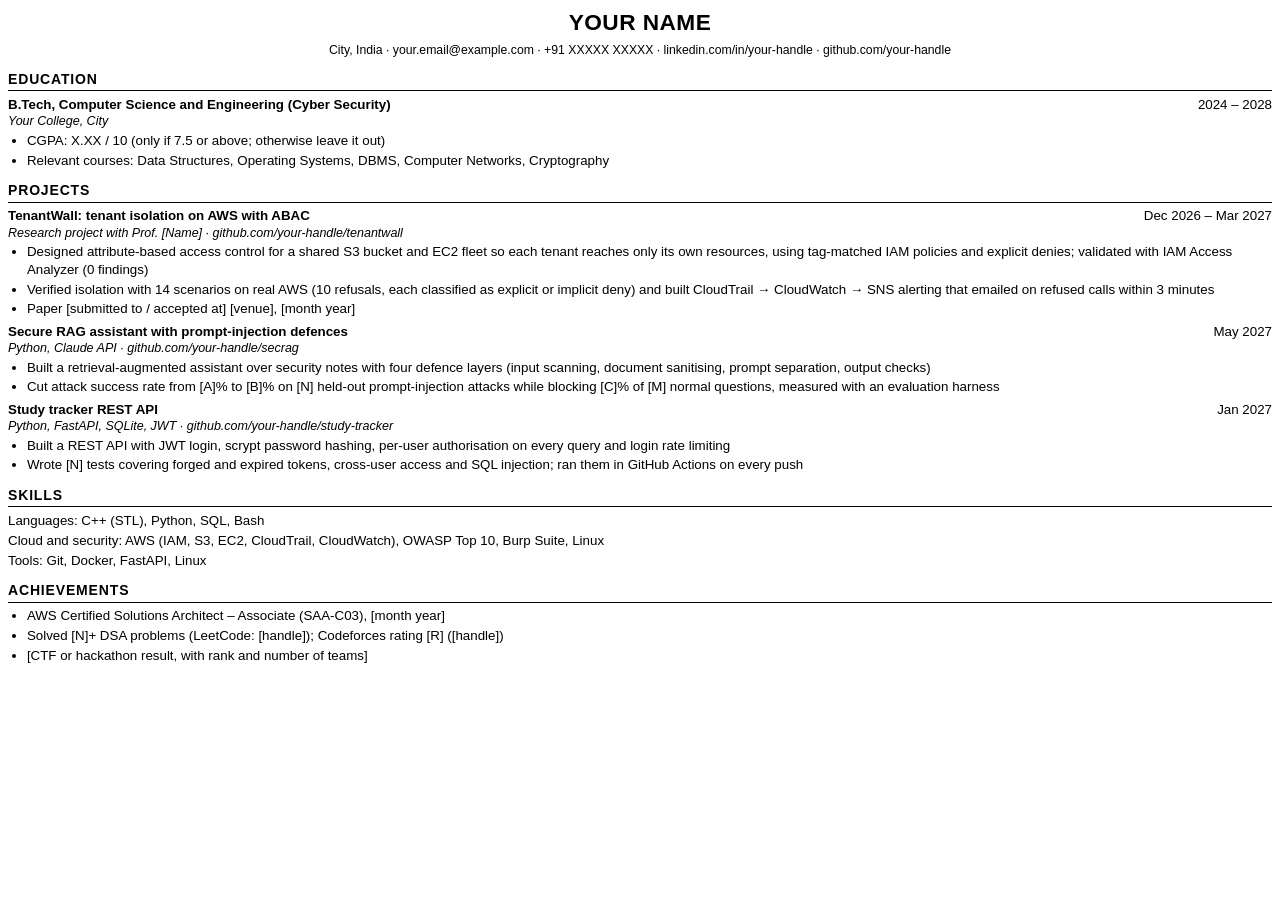
<file: generated/resume/resume-template.html>
<!doctype html><html><head><meta charset="utf-8"><title>Resume template</title><style>@page { size: A4; margin: 12mm 13mm; } body { font: 400 10pt/1.32 Arial, Helvetica, sans-serif; color: #000; } header { text-align: center; } h1 { font-size: 17pt; margin: 0 0 1mm; letter-spacing: .02em; }
header p { margin: 0 0 2mm; font-size: 9.2pt; } h2 { font-size: 10.5pt; text-transform: uppercase; letter-spacing: .06em; border-bottom: 1px solid #000; margin: 3.2mm 0 1.2mm; padding-bottom: .5mm; }
.row { display: flex; justify-content: space-between; margin-top: 1.2mm; } .sub { font-style: italic; font-size: 9.4pt; } ul { margin: .5mm 0 0; padding-left: 5mm; } li { margin-bottom: .6mm; } .line { margin: .6mm 0; }</style></head><body><header><h1>YOUR NAME</h1><p>City, India · your.email@example.com · +91 XXXXX XXXXX · linkedin.com/in/your-handle · github.com/your-handle</p></header><h2>Education</h2><div class="row"><b>B.Tech, Computer Science and Engineering (Cyber Security)</b><span>2024 – 2028</span></div><div class="sub">Your College, City</div><ul><li>CGPA: X.XX / 10 (only if 7.5 or above; otherwise leave it out)</li><li>Relevant courses: Data Structures, Operating Systems, DBMS, Computer Networks, Cryptography</li></ul><h2>Projects</h2><div class="row"><b>TenantWall: tenant isolation on AWS with ABAC</b><span>Dec 2026 – Mar 2027</span></div><div class="sub">Research project with Prof. [Name] · github.com/your-handle/tenantwall</div><ul><li>Designed attribute-based access control for a shared S3 bucket and EC2 fleet so each tenant reaches only its own resources, using tag-matched IAM policies and explicit denies; validated with IAM Access Analyzer (0 findings)</li><li>Verified isolation with 14 scenarios on real AWS (10 refusals, each classified as explicit or implicit deny) and built CloudTrail → CloudWatch → SNS alerting that emailed on refused calls within 3 minutes</li><li>Paper [submitted to / accepted at] [venue], [month year]</li></ul><div class="row"><b>Secure RAG assistant with prompt-injection defences</b><span>May 2027</span></div><div class="sub">Python, Claude API · github.com/your-handle/secrag</div><ul><li>Built a retrieval-augmented assistant over security notes with four defence layers (input scanning, document sanitising, prompt separation, output checks)</li><li>Cut attack success rate from [A]% to [B]% on [N] held-out prompt-injection attacks while blocking [C]% of [M] normal questions, measured with an evaluation harness</li></ul><div class="row"><b>Study tracker REST API</b><span>Jan 2027</span></div><div class="sub">Python, FastAPI, SQLite, JWT · github.com/your-handle/study-tracker</div><ul><li>Built a REST API with JWT login, scrypt password hashing, per-user authorisation on every query and login rate limiting</li><li>Wrote [N] tests covering forged and expired tokens, cross-user access and SQL injection; ran them in GitHub Actions on every push</li></ul><h2>Skills</h2><p class="line">Languages: C++ (STL), Python, SQL, Bash</p><p class="line">Cloud and security: AWS (IAM, S3, EC2, CloudTrail, CloudWatch), OWASP Top 10, Burp Suite, Linux</p><p class="line">Tools: Git, Docker, FastAPI, Linux</p><h2>Achievements</h2><ul><li>AWS Certified Solutions Architect – Associate (SAA-C03), [month year]</li><li>Solved [N]+ DSA problems (LeetCode: [handle]); Codeforces rating [R] ([handle])</li><li>[CTF or hackathon result, with rank and number of teams]</li></ul></body></html>
</file>
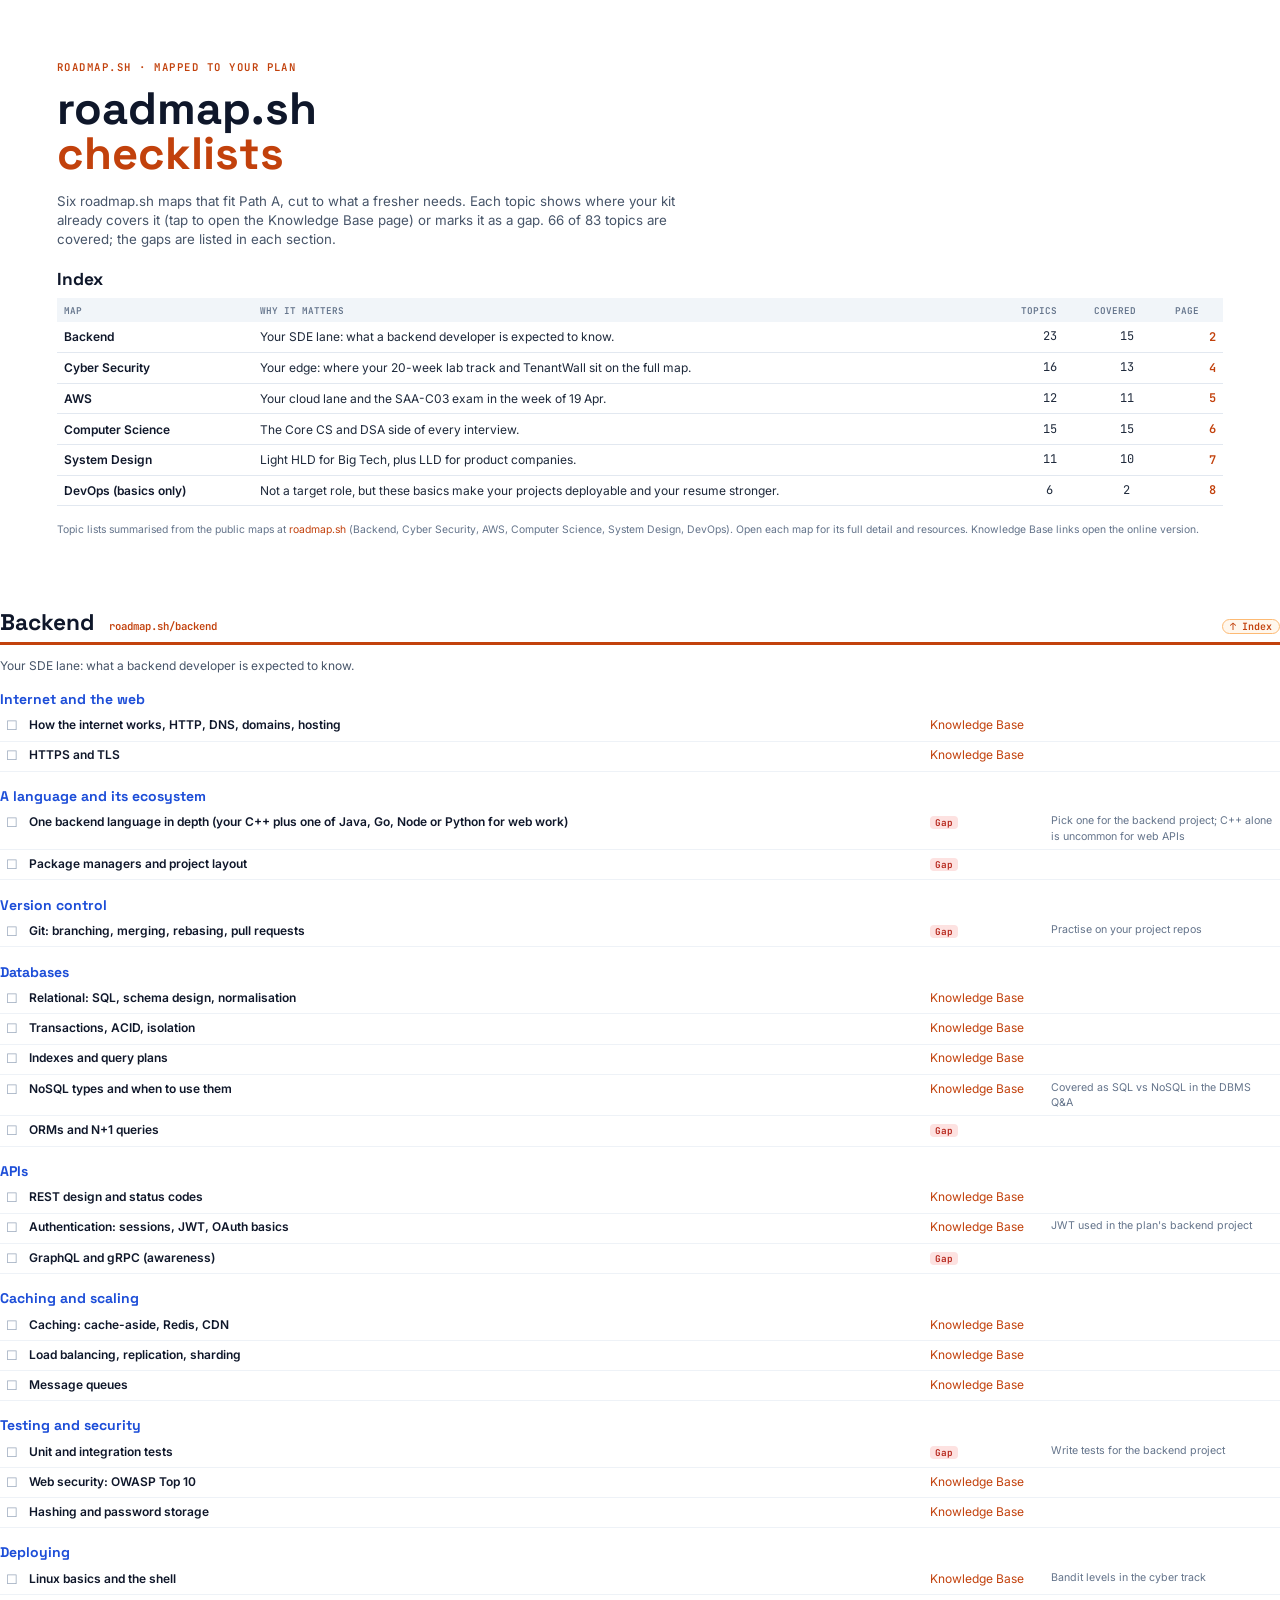
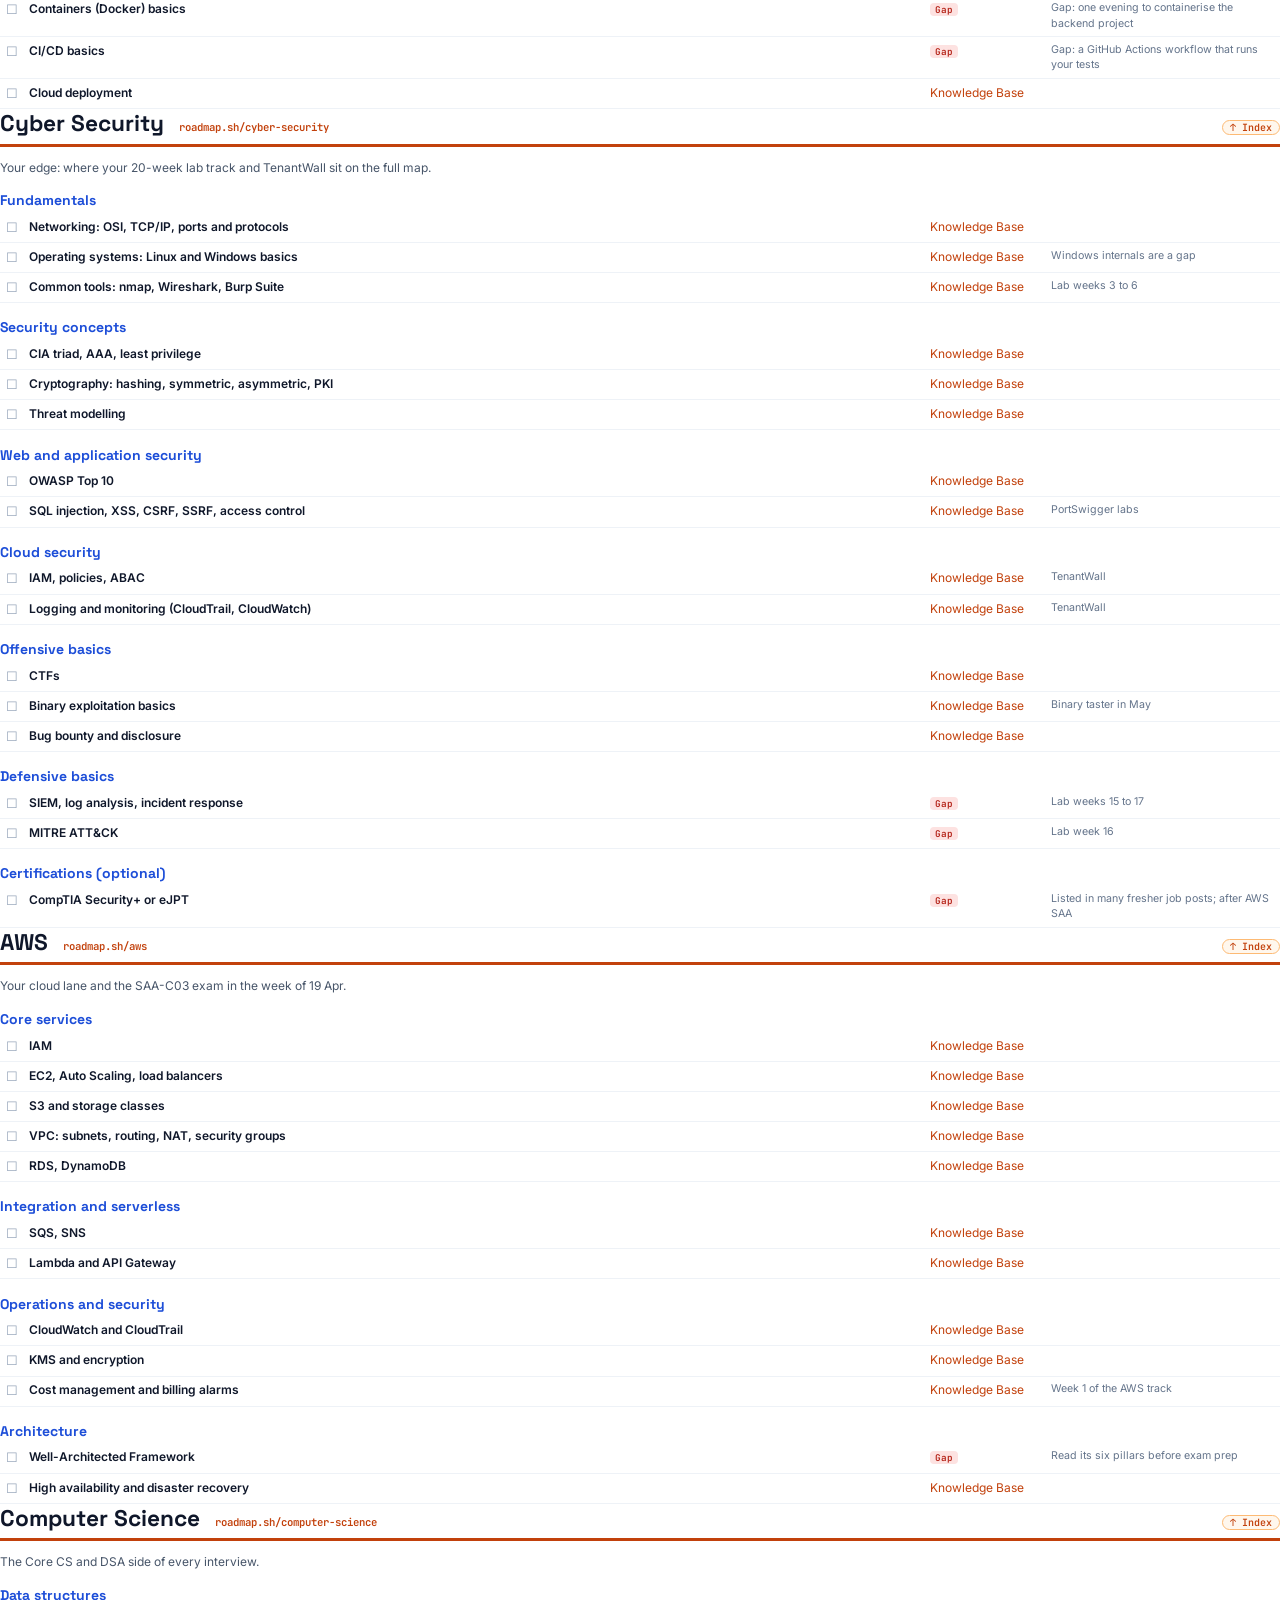
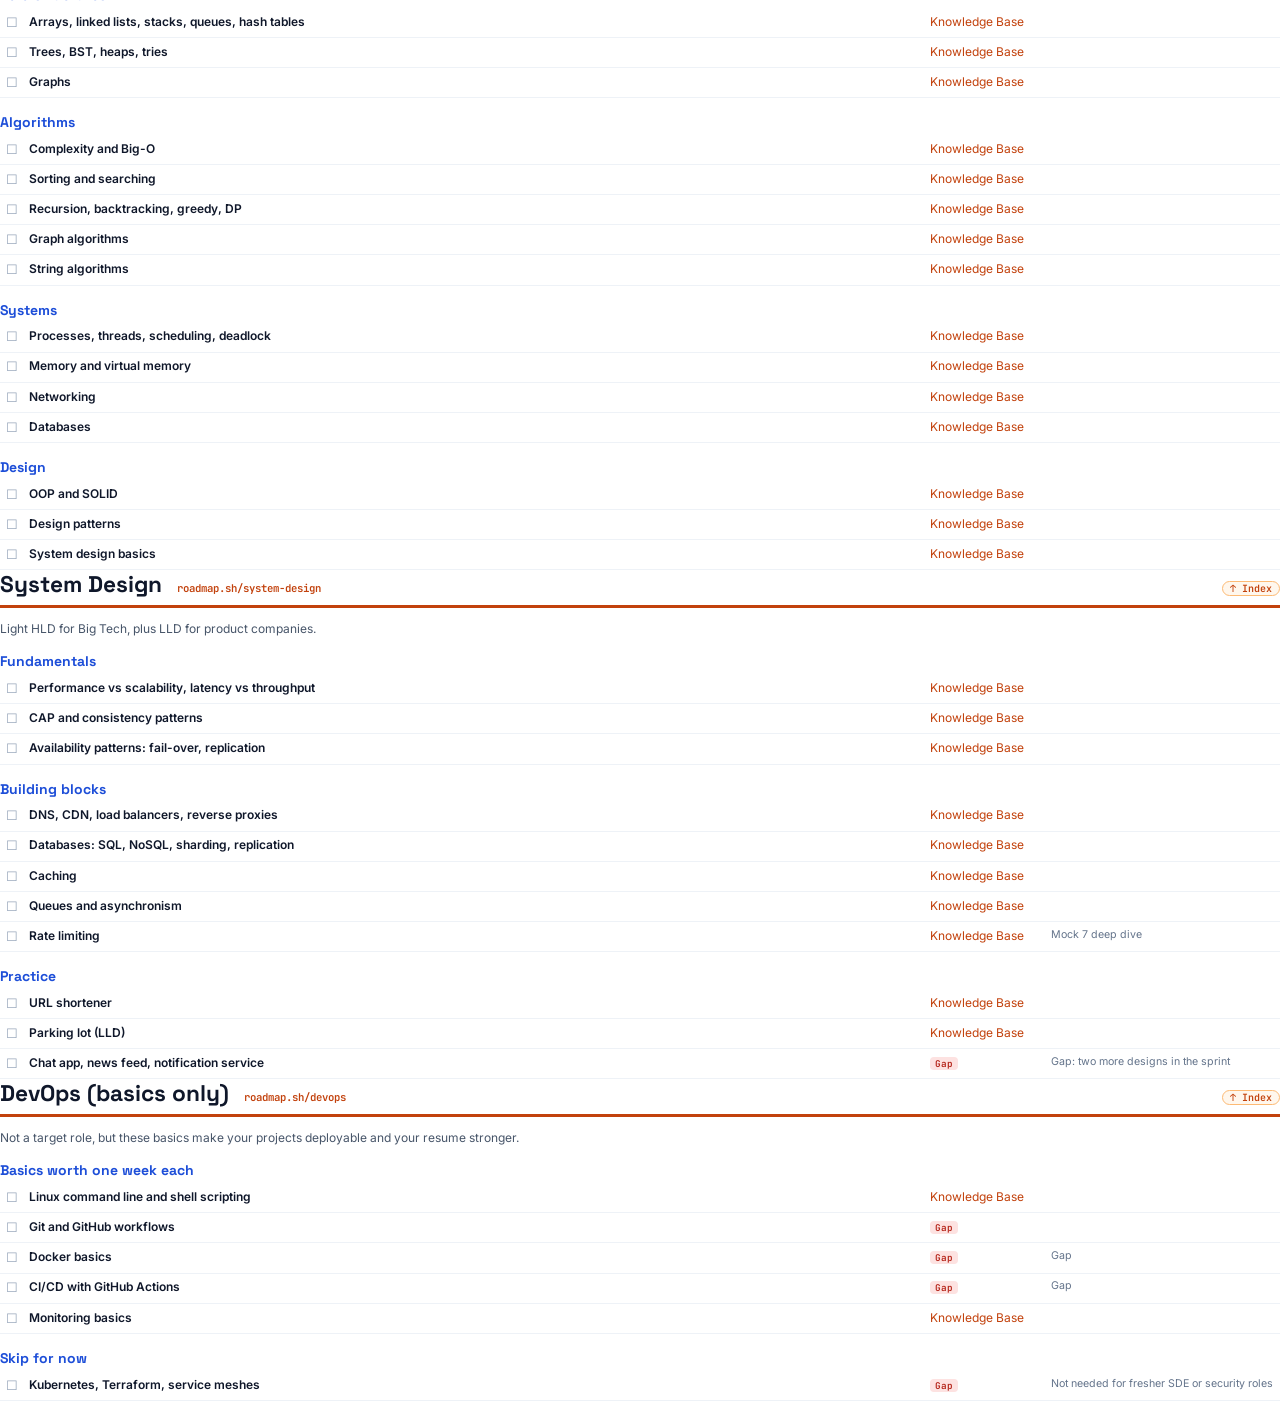
<file: generated/src/roadmapsh.html>
<!doctype html><html><head><meta charset="utf-8"><link href="https://fonts.googleapis.com/css2?family=Space+Grotesk:wght@700&family=Inter:wght@400;600&family=JetBrains+Mono:wght@600&display=swap" rel="stylesheet"><style>@page { size: A4; margin: 12mm 12mm 14mm; } @page :first { margin: 0; }
* { box-sizing: border-box; } html { -webkit-print-color-adjust: exact; print-color-adjust: exact; } body { margin: 0; font: 400 9pt/1.45 Inter, sans-serif; color: #1e293b; }
a { color: #c2410c; text-decoration: none; } .cover { padding: 16mm 15mm; break-after: page; }
.eb { font: 600 8pt "JetBrains Mono"; letter-spacing: .14em; color: #c2410c; margin: 0 0 3mm; } h1 { font: 700 34pt/1 "Space Grotesk"; margin: 0 0 4mm; color: #0f172a; } h1 span { color: #c2410c; }
.lead { font-size: 10pt; color: #475569; max-width: 165mm; } h2 { font: 700 13pt "Space Grotesk"; color: #0f172a; margin: 5mm 0 2mm; }
table { width: 100%; border-collapse: collapse; } .ix th { font: 600 7pt "JetBrains Mono"; text-transform: uppercase; color: #64748b; background: #f1f5f9; padding: 1.5mm 2mm; text-align: left; }
.ix td { padding: 1.5mm 2mm; border-bottom: 1px solid #e2e8f0; } .ix td a { color: #0f172a; font-weight: 600; } .ix .c { text-align: center; font-family: "JetBrains Mono"; } .ix .pg { text-align: right; } .ix .pg a { color: #c2410c; font-family: "JetBrains Mono"; }
.src { font-size: 7.8pt; color: #64748b; margin-top: 4mm; } .sec { break-before: page; }
.sec h2 { font-size: 17pt; border-bottom: 3px solid #c2410c; padding-bottom: 1.5mm; margin-top: 0; display: flex; align-items: baseline; gap: 4mm; }
.map { font: 600 8pt "JetBrains Mono"; } .back { margin-left: auto; font: 600 7.5pt "JetBrains Mono"; border: 1px solid #fdba74; background: #fff7ed; border-radius: 99px; padding: 0 7px; }
.sub { color: #475569; } h3 { font: 700 10.5pt "Space Grotesk"; color: #1d4ed8; margin: 4mm 0 1mm; } .it td { padding: 1.3mm 1.5mm; border-bottom: 1px solid #eef2f7; vertical-align: top; }
.it .box { width: 5mm; color: #94a3b8; font-size: 10pt; } .it .t { font-weight: 600; color: #0f172a; } .it .w { width: 32mm; white-space: nowrap; } .it .n { width: 62mm; color: #64748b; font-size: 8pt; }
.gap { font: 600 7pt "JetBrains Mono"; color: #b42318; background: #fde2e1; border-radius: 4px; padding: 0 5px; }</style></head><body><div id="top"></div><section class="cover"><p class="eb">ROADMAP.SH · MAPPED TO YOUR PLAN</p><h1>roadmap.sh<br><span>checklists</span></h1><p class="lead">Six roadmap.sh maps that fit Path A, cut to what a fresher needs. Each topic shows where your kit already covers it (tap to open the Knowledge Base page) or marks it as a gap. 66 of 83 topics are covered; the gaps are listed in each section.</p><h2>Index</h2><table class="ix"><thead><tr><th>Map</th><th>Why it matters</th><th>Topics</th><th>Covered</th><th>Page</th></tr></thead><tbody><tr><td><a href="#backend">Backend</a></td><td>Your SDE lane: what a backend developer is expected to know.</td><td class="c">23</td><td class="c">15</td><td class="pg"><a href="#backend">2</a></td></tr><tr><td><a href="#cyber-security">Cyber Security</a></td><td>Your edge: where your 20-week lab track and TenantWall sit on the full map.</td><td class="c">16</td><td class="c">13</td><td class="pg"><a href="#cyber-security">4</a></td></tr><tr><td><a href="#aws">AWS</a></td><td>Your cloud lane and the SAA-C03 exam in the week of 19 Apr.</td><td class="c">12</td><td class="c">11</td><td class="pg"><a href="#aws">5</a></td></tr><tr><td><a href="#computer-science">Computer Science</a></td><td>The Core CS and DSA side of every interview.</td><td class="c">15</td><td class="c">15</td><td class="pg"><a href="#computer-science">6</a></td></tr><tr><td><a href="#system-design">System Design</a></td><td>Light HLD for Big Tech, plus LLD for product companies.</td><td class="c">11</td><td class="c">10</td><td class="pg"><a href="#system-design">7</a></td></tr><tr><td><a href="#devops">DevOps (basics only)</a></td><td>Not a target role, but these basics make your projects deployable and your resume stronger.</td><td class="c">6</td><td class="c">2</td><td class="pg"><a href="#devops">8</a></td></tr></tbody></table><p class="src">Topic lists summarised from the public maps at <a href="https://roadmap.sh">roadmap.sh</a> (Backend, Cyber Security, AWS, Computer Science, System Design, DevOps). Open each map for its full detail and resources. Knowledge Base links open the online version.</p></section><section class="sec" id="backend"><h2>Backend <a class="map" href="https://roadmap.sh/backend">roadmap.sh/backend</a><a class="back" href="#top">↑ Index</a></h2><p class="sub">Your SDE lane: what a backend developer is expected to know.</p><h3>Internet and the web</h3><table class="it"><tbody><tr><td class="box">☐</td><td class="t">How the internet works, HTTP, DNS, domains, hosting</td><td class="w"><a href="https://claude.ai/artifact/McuS723LTAb16Q6SpdUsAT#url-flow">Knowledge Base</a></td><td class="n"></td></tr><tr><td class="box">☐</td><td class="t">HTTPS and TLS</td><td class="w"><a href="https://claude.ai/artifact/McuS723LTAb16Q6SpdUsAT#http-tls">Knowledge Base</a></td><td class="n"></td></tr></tbody></table><h3>A language and its ecosystem</h3><table class="it"><tbody><tr><td class="box">☐</td><td class="t">One backend language in depth (your C++ plus one of Java, Go, Node or Python for web work)</td><td class="w"><span class="gap">Gap</span></td><td class="n">Pick one for the backend project; C++ alone is uncommon for web APIs</td></tr><tr><td class="box">☐</td><td class="t">Package managers and project layout</td><td class="w"><span class="gap">Gap</span></td><td class="n"></td></tr></tbody></table><h3>Version control</h3><table class="it"><tbody><tr><td class="box">☐</td><td class="t">Git: branching, merging, rebasing, pull requests</td><td class="w"><span class="gap">Gap</span></td><td class="n">Practise on your project repos</td></tr></tbody></table><h3>Databases</h3><table class="it"><tbody><tr><td class="box">☐</td><td class="t">Relational: SQL, schema design, normalisation</td><td class="w"><a href="https://claude.ai/artifact/McuS723LTAb16Q6SpdUsAT#normalisation">Knowledge Base</a></td><td class="n"></td></tr><tr><td class="box">☐</td><td class="t">Transactions, ACID, isolation</td><td class="w"><a href="https://claude.ai/artifact/McuS723LTAb16Q6SpdUsAT#acid">Knowledge Base</a></td><td class="n"></td></tr><tr><td class="box">☐</td><td class="t">Indexes and query plans</td><td class="w"><a href="https://claude.ai/artifact/McuS723LTAb16Q6SpdUsAT#indexing">Knowledge Base</a></td><td class="n"></td></tr><tr><td class="box">☐</td><td class="t">NoSQL types and when to use them</td><td class="w"><a href="https://claude.ai/artifact/McuS723LTAb16Q6SpdUsAT#cap">Knowledge Base</a></td><td class="n">Covered as SQL vs NoSQL in the DBMS Q&amp;A</td></tr><tr><td class="box">☐</td><td class="t">ORMs and N+1 queries</td><td class="w"><span class="gap">Gap</span></td><td class="n"></td></tr></tbody></table><h3>APIs</h3><table class="it"><tbody><tr><td class="box">☐</td><td class="t">REST design and status codes</td><td class="w"><a href="https://claude.ai/artifact/McuS723LTAb16Q6SpdUsAT#http-tls">Knowledge Base</a></td><td class="n"></td></tr><tr><td class="box">☐</td><td class="t">Authentication: sessions, JWT, OAuth basics</td><td class="w"><a href="https://claude.ai/artifact/McuS723LTAb16Q6SpdUsAT#xss">Knowledge Base</a></td><td class="n">JWT used in the plan&#x27;s backend project</td></tr><tr><td class="box">☐</td><td class="t">GraphQL and gRPC (awareness)</td><td class="w"><span class="gap">Gap</span></td><td class="n"></td></tr></tbody></table><h3>Caching and scaling</h3><table class="it"><tbody><tr><td class="box">☐</td><td class="t">Caching: cache-aside, Redis, CDN</td><td class="w"><a href="https://claude.ai/artifact/McuS723LTAb16Q6SpdUsAT#caching">Knowledge Base</a></td><td class="n"></td></tr><tr><td class="box">☐</td><td class="t">Load balancing, replication, sharding</td><td class="w"><a href="https://claude.ai/artifact/McuS723LTAb16Q6SpdUsAT#load-balancing">Knowledge Base</a></td><td class="n"></td></tr><tr><td class="box">☐</td><td class="t">Message queues</td><td class="w"><a href="https://claude.ai/artifact/McuS723LTAb16Q6SpdUsAT#hld">Knowledge Base</a></td><td class="n"></td></tr></tbody></table><h3>Testing and security</h3><table class="it"><tbody><tr><td class="box">☐</td><td class="t">Unit and integration tests</td><td class="w"><span class="gap">Gap</span></td><td class="n">Write tests for the backend project</td></tr><tr><td class="box">☐</td><td class="t">Web security: OWASP Top 10</td><td class="w"><a href="https://claude.ai/artifact/McuS723LTAb16Q6SpdUsAT#owasp">Knowledge Base</a></td><td class="n"></td></tr><tr><td class="box">☐</td><td class="t">Hashing and password storage</td><td class="w"><a href="https://claude.ai/artifact/McuS723LTAb16Q6SpdUsAT#crypto-basics">Knowledge Base</a></td><td class="n"></td></tr></tbody></table><h3>Deploying</h3><table class="it"><tbody><tr><td class="box">☐</td><td class="t">Linux basics and the shell</td><td class="w"><a href="https://claude.ai/artifact/McuS723LTAb16Q6SpdUsAT#ctf">Knowledge Base</a></td><td class="n">Bandit levels in the cyber track</td></tr><tr><td class="box">☐</td><td class="t">Containers (Docker) basics</td><td class="w"><span class="gap">Gap</span></td><td class="n">Gap: one evening to containerise the backend project</td></tr><tr><td class="box">☐</td><td class="t">CI/CD basics</td><td class="w"><span class="gap">Gap</span></td><td class="n">Gap: a GitHub Actions workflow that runs your tests</td></tr><tr><td class="box">☐</td><td class="t">Cloud deployment</td><td class="w"><a href="https://claude.ai/artifact/McuS723LTAb16Q6SpdUsAT#aws-core">Knowledge Base</a></td><td class="n"></td></tr></tbody></table></section><section class="sec" id="cyber-security"><h2>Cyber Security <a class="map" href="https://roadmap.sh/cyber-security">roadmap.sh/cyber-security</a><a class="back" href="#top">↑ Index</a></h2><p class="sub">Your edge: where your 20-week lab track and TenantWall sit on the full map.</p><h3>Fundamentals</h3><table class="it"><tbody><tr><td class="box">☐</td><td class="t">Networking: OSI, TCP/IP, ports and protocols</td><td class="w"><a href="https://claude.ai/artifact/McuS723LTAb16Q6SpdUsAT#osi-tcpip">Knowledge Base</a></td><td class="n"></td></tr><tr><td class="box">☐</td><td class="t">Operating systems: Linux and Windows basics</td><td class="w"><a href="https://claude.ai/artifact/McuS723LTAb16Q6SpdUsAT#process-thread">Knowledge Base</a></td><td class="n">Windows internals are a gap</td></tr><tr><td class="box">☐</td><td class="t">Common tools: nmap, Wireshark, Burp Suite</td><td class="w"><a href="https://claude.ai/artifact/McuS723LTAb16Q6SpdUsAT#ctf">Knowledge Base</a></td><td class="n">Lab weeks 3 to 6</td></tr></tbody></table><h3>Security concepts</h3><table class="it"><tbody><tr><td class="box">☐</td><td class="t">CIA triad, AAA, least privilege</td><td class="w"><a href="https://claude.ai/artifact/McuS723LTAb16Q6SpdUsAT#iam">Knowledge Base</a></td><td class="n"></td></tr><tr><td class="box">☐</td><td class="t">Cryptography: hashing, symmetric, asymmetric, PKI</td><td class="w"><a href="https://claude.ai/artifact/McuS723LTAb16Q6SpdUsAT#crypto-basics">Knowledge Base</a></td><td class="n"></td></tr><tr><td class="box">☐</td><td class="t">Threat modelling</td><td class="w"><a href="https://claude.ai/artifact/McuS723LTAb16Q6SpdUsAT#threat-modelling">Knowledge Base</a></td><td class="n"></td></tr></tbody></table><h3>Web and application security</h3><table class="it"><tbody><tr><td class="box">☐</td><td class="t">OWASP Top 10</td><td class="w"><a href="https://claude.ai/artifact/McuS723LTAb16Q6SpdUsAT#owasp">Knowledge Base</a></td><td class="n"></td></tr><tr><td class="box">☐</td><td class="t">SQL injection, XSS, CSRF, SSRF, access control</td><td class="w"><a href="https://claude.ai/artifact/McuS723LTAb16Q6SpdUsAT#sqli">Knowledge Base</a></td><td class="n">PortSwigger labs</td></tr></tbody></table><h3>Cloud security</h3><table class="it"><tbody><tr><td class="box">☐</td><td class="t">IAM, policies, ABAC</td><td class="w"><a href="https://claude.ai/artifact/McuS723LTAb16Q6SpdUsAT#abac">Knowledge Base</a></td><td class="n">TenantWall</td></tr><tr><td class="box">☐</td><td class="t">Logging and monitoring (CloudTrail, CloudWatch)</td><td class="w"><a href="https://claude.ai/artifact/McuS723LTAb16Q6SpdUsAT#cloudtrail">Knowledge Base</a></td><td class="n">TenantWall</td></tr></tbody></table><h3>Offensive basics</h3><table class="it"><tbody><tr><td class="box">☐</td><td class="t">CTFs</td><td class="w"><a href="https://claude.ai/artifact/McuS723LTAb16Q6SpdUsAT#ctf">Knowledge Base</a></td><td class="n"></td></tr><tr><td class="box">☐</td><td class="t">Binary exploitation basics</td><td class="w"><a href="https://claude.ai/artifact/McuS723LTAb16Q6SpdUsAT#binary-exploitation">Knowledge Base</a></td><td class="n">Binary taster in May</td></tr><tr><td class="box">☐</td><td class="t">Bug bounty and disclosure</td><td class="w"><a href="https://claude.ai/artifact/McuS723LTAb16Q6SpdUsAT#bug-bounty">Knowledge Base</a></td><td class="n"></td></tr></tbody></table><h3>Defensive basics</h3><table class="it"><tbody><tr><td class="box">☐</td><td class="t">SIEM, log analysis, incident response</td><td class="w"><span class="gap">Gap</span></td><td class="n">Lab weeks 15 to 17</td></tr><tr><td class="box">☐</td><td class="t">MITRE ATT&amp;CK</td><td class="w"><span class="gap">Gap</span></td><td class="n">Lab week 16</td></tr></tbody></table><h3>Certifications (optional)</h3><table class="it"><tbody><tr><td class="box">☐</td><td class="t">CompTIA Security+ or eJPT</td><td class="w"><span class="gap">Gap</span></td><td class="n">Listed in many fresher job posts; after AWS SAA</td></tr></tbody></table></section><section class="sec" id="aws"><h2>AWS <a class="map" href="https://roadmap.sh/aws">roadmap.sh/aws</a><a class="back" href="#top">↑ Index</a></h2><p class="sub">Your cloud lane and the SAA-C03 exam in the week of 19 Apr.</p><h3>Core services</h3><table class="it"><tbody><tr><td class="box">☐</td><td class="t">IAM</td><td class="w"><a href="https://claude.ai/artifact/McuS723LTAb16Q6SpdUsAT#iam">Knowledge Base</a></td><td class="n"></td></tr><tr><td class="box">☐</td><td class="t">EC2, Auto Scaling, load balancers</td><td class="w"><a href="https://claude.ai/artifact/McuS723LTAb16Q6SpdUsAT#aws-core">Knowledge Base</a></td><td class="n"></td></tr><tr><td class="box">☐</td><td class="t">S3 and storage classes</td><td class="w"><a href="https://claude.ai/artifact/McuS723LTAb16Q6SpdUsAT#aws-core">Knowledge Base</a></td><td class="n"></td></tr><tr><td class="box">☐</td><td class="t">VPC: subnets, routing, NAT, security groups</td><td class="w"><a href="https://claude.ai/artifact/McuS723LTAb16Q6SpdUsAT#aws-core">Knowledge Base</a></td><td class="n"></td></tr><tr><td class="box">☐</td><td class="t">RDS, DynamoDB</td><td class="w"><a href="https://claude.ai/artifact/McuS723LTAb16Q6SpdUsAT#aws-core">Knowledge Base</a></td><td class="n"></td></tr></tbody></table><h3>Integration and serverless</h3><table class="it"><tbody><tr><td class="box">☐</td><td class="t">SQS, SNS</td><td class="w"><a href="https://claude.ai/artifact/McuS723LTAb16Q6SpdUsAT#aws-core">Knowledge Base</a></td><td class="n"></td></tr><tr><td class="box">☐</td><td class="t">Lambda and API Gateway</td><td class="w"><a href="https://claude.ai/artifact/McuS723LTAb16Q6SpdUsAT#aws-core">Knowledge Base</a></td><td class="n"></td></tr></tbody></table><h3>Operations and security</h3><table class="it"><tbody><tr><td class="box">☐</td><td class="t">CloudWatch and CloudTrail</td><td class="w"><a href="https://claude.ai/artifact/McuS723LTAb16Q6SpdUsAT#cloudtrail">Knowledge Base</a></td><td class="n"></td></tr><tr><td class="box">☐</td><td class="t">KMS and encryption</td><td class="w"><a href="https://claude.ai/artifact/McuS723LTAb16Q6SpdUsAT#aws-core">Knowledge Base</a></td><td class="n"></td></tr><tr><td class="box">☐</td><td class="t">Cost management and billing alarms</td><td class="w"><a href="https://claude.ai/artifact/McuS723LTAb16Q6SpdUsAT#aws-core">Knowledge Base</a></td><td class="n">Week 1 of the AWS track</td></tr></tbody></table><h3>Architecture</h3><table class="it"><tbody><tr><td class="box">☐</td><td class="t">Well-Architected Framework</td><td class="w"><span class="gap">Gap</span></td><td class="n">Read its six pillars before exam prep</td></tr><tr><td class="box">☐</td><td class="t">High availability and disaster recovery</td><td class="w"><a href="https://claude.ai/artifact/McuS723LTAb16Q6SpdUsAT#load-balancing">Knowledge Base</a></td><td class="n"></td></tr></tbody></table></section><section class="sec" id="computer-science"><h2>Computer Science <a class="map" href="https://roadmap.sh/computer-science">roadmap.sh/computer-science</a><a class="back" href="#top">↑ Index</a></h2><p class="sub">The Core CS and DSA side of every interview.</p><h3>Data structures</h3><table class="it"><tbody><tr><td class="box">☐</td><td class="t">Arrays, linked lists, stacks, queues, hash tables</td><td class="w"><a href="https://claude.ai/artifact/McuS723LTAb16Q6SpdUsAT#hashing">Knowledge Base</a></td><td class="n"></td></tr><tr><td class="box">☐</td><td class="t">Trees, BST, heaps, tries</td><td class="w"><a href="https://claude.ai/artifact/McuS723LTAb16Q6SpdUsAT#trees">Knowledge Base</a></td><td class="n"></td></tr><tr><td class="box">☐</td><td class="t">Graphs</td><td class="w"><a href="https://claude.ai/artifact/McuS723LTAb16Q6SpdUsAT#bfs">Knowledge Base</a></td><td class="n"></td></tr></tbody></table><h3>Algorithms</h3><table class="it"><tbody><tr><td class="box">☐</td><td class="t">Complexity and Big-O</td><td class="w"><a href="https://claude.ai/artifact/McuS723LTAb16Q6SpdUsAT#complexity">Knowledge Base</a></td><td class="n"></td></tr><tr><td class="box">☐</td><td class="t">Sorting and searching</td><td class="w"><a href="https://claude.ai/artifact/McuS723LTAb16Q6SpdUsAT#binary-search">Knowledge Base</a></td><td class="n"></td></tr><tr><td class="box">☐</td><td class="t">Recursion, backtracking, greedy, DP</td><td class="w"><a href="https://claude.ai/artifact/McuS723LTAb16Q6SpdUsAT#dp">Knowledge Base</a></td><td class="n"></td></tr><tr><td class="box">☐</td><td class="t">Graph algorithms</td><td class="w"><a href="https://claude.ai/artifact/McuS723LTAb16Q6SpdUsAT#dijkstra">Knowledge Base</a></td><td class="n"></td></tr><tr><td class="box">☐</td><td class="t">String algorithms</td><td class="w"><a href="https://claude.ai/artifact/McuS723LTAb16Q6SpdUsAT#string-algos">Knowledge Base</a></td><td class="n"></td></tr></tbody></table><h3>Systems</h3><table class="it"><tbody><tr><td class="box">☐</td><td class="t">Processes, threads, scheduling, deadlock</td><td class="w"><a href="https://claude.ai/artifact/McuS723LTAb16Q6SpdUsAT#process-thread">Knowledge Base</a></td><td class="n"></td></tr><tr><td class="box">☐</td><td class="t">Memory and virtual memory</td><td class="w"><a href="https://claude.ai/artifact/McuS723LTAb16Q6SpdUsAT#virtual-memory">Knowledge Base</a></td><td class="n"></td></tr><tr><td class="box">☐</td><td class="t">Networking</td><td class="w"><a href="https://claude.ai/artifact/McuS723LTAb16Q6SpdUsAT#tcp-udp">Knowledge Base</a></td><td class="n"></td></tr><tr><td class="box">☐</td><td class="t">Databases</td><td class="w"><a href="https://claude.ai/artifact/McuS723LTAb16Q6SpdUsAT#acid">Knowledge Base</a></td><td class="n"></td></tr></tbody></table><h3>Design</h3><table class="it"><tbody><tr><td class="box">☐</td><td class="t">OOP and SOLID</td><td class="w"><a href="https://claude.ai/artifact/McuS723LTAb16Q6SpdUsAT#oop">Knowledge Base</a></td><td class="n"></td></tr><tr><td class="box">☐</td><td class="t">Design patterns</td><td class="w"><a href="https://claude.ai/artifact/McuS723LTAb16Q6SpdUsAT#solid">Knowledge Base</a></td><td class="n"></td></tr><tr><td class="box">☐</td><td class="t">System design basics</td><td class="w"><a href="https://claude.ai/artifact/McuS723LTAb16Q6SpdUsAT#hld">Knowledge Base</a></td><td class="n"></td></tr></tbody></table></section><section class="sec" id="system-design"><h2>System Design <a class="map" href="https://roadmap.sh/system-design">roadmap.sh/system-design</a><a class="back" href="#top">↑ Index</a></h2><p class="sub">Light HLD for Big Tech, plus LLD for product companies.</p><h3>Fundamentals</h3><table class="it"><tbody><tr><td class="box">☐</td><td class="t">Performance vs scalability, latency vs throughput</td><td class="w"><a href="https://claude.ai/artifact/McuS723LTAb16Q6SpdUsAT#hld">Knowledge Base</a></td><td class="n"></td></tr><tr><td class="box">☐</td><td class="t">CAP and consistency patterns</td><td class="w"><a href="https://claude.ai/artifact/McuS723LTAb16Q6SpdUsAT#cap">Knowledge Base</a></td><td class="n"></td></tr><tr><td class="box">☐</td><td class="t">Availability patterns: fail-over, replication</td><td class="w"><a href="https://claude.ai/artifact/McuS723LTAb16Q6SpdUsAT#load-balancing">Knowledge Base</a></td><td class="n"></td></tr></tbody></table><h3>Building blocks</h3><table class="it"><tbody><tr><td class="box">☐</td><td class="t">DNS, CDN, load balancers, reverse proxies</td><td class="w"><a href="https://claude.ai/artifact/McuS723LTAb16Q6SpdUsAT#url-flow">Knowledge Base</a></td><td class="n"></td></tr><tr><td class="box">☐</td><td class="t">Databases: SQL, NoSQL, sharding, replication</td><td class="w"><a href="https://claude.ai/artifact/McuS723LTAb16Q6SpdUsAT#load-balancing">Knowledge Base</a></td><td class="n"></td></tr><tr><td class="box">☐</td><td class="t">Caching</td><td class="w"><a href="https://claude.ai/artifact/McuS723LTAb16Q6SpdUsAT#caching">Knowledge Base</a></td><td class="n"></td></tr><tr><td class="box">☐</td><td class="t">Queues and asynchronism</td><td class="w"><a href="https://claude.ai/artifact/McuS723LTAb16Q6SpdUsAT#hld">Knowledge Base</a></td><td class="n"></td></tr><tr><td class="box">☐</td><td class="t">Rate limiting</td><td class="w"><a href="https://claude.ai/artifact/McuS723LTAb16Q6SpdUsAT#hld">Knowledge Base</a></td><td class="n">Mock 7 deep dive</td></tr></tbody></table><h3>Practice</h3><table class="it"><tbody><tr><td class="box">☐</td><td class="t">URL shortener</td><td class="w"><a href="https://claude.ai/artifact/McuS723LTAb16Q6SpdUsAT#mock-7">Knowledge Base</a></td><td class="n"></td></tr><tr><td class="box">☐</td><td class="t">Parking lot (LLD)</td><td class="w"><a href="https://claude.ai/artifact/McuS723LTAb16Q6SpdUsAT#mock-6">Knowledge Base</a></td><td class="n"></td></tr><tr><td class="box">☐</td><td class="t">Chat app, news feed, notification service</td><td class="w"><span class="gap">Gap</span></td><td class="n">Gap: two more designs in the sprint</td></tr></tbody></table></section><section class="sec" id="devops"><h2>DevOps (basics only) <a class="map" href="https://roadmap.sh/devops">roadmap.sh/devops</a><a class="back" href="#top">↑ Index</a></h2><p class="sub">Not a target role, but these basics make your projects deployable and your resume stronger.</p><h3>Basics worth one week each</h3><table class="it"><tbody><tr><td class="box">☐</td><td class="t">Linux command line and shell scripting</td><td class="w"><a href="https://claude.ai/artifact/McuS723LTAb16Q6SpdUsAT#ctf">Knowledge Base</a></td><td class="n"></td></tr><tr><td class="box">☐</td><td class="t">Git and GitHub workflows</td><td class="w"><span class="gap">Gap</span></td><td class="n"></td></tr><tr><td class="box">☐</td><td class="t">Docker basics</td><td class="w"><span class="gap">Gap</span></td><td class="n">Gap</td></tr><tr><td class="box">☐</td><td class="t">CI/CD with GitHub Actions</td><td class="w"><span class="gap">Gap</span></td><td class="n">Gap</td></tr><tr><td class="box">☐</td><td class="t">Monitoring basics</td><td class="w"><a href="https://claude.ai/artifact/McuS723LTAb16Q6SpdUsAT#cloudtrail">Knowledge Base</a></td><td class="n"></td></tr></tbody></table><h3>Skip for now</h3><table class="it"><tbody><tr><td class="box">☐</td><td class="t">Kubernetes, Terraform, service meshes</td><td class="w"><span class="gap">Gap</span></td><td class="n">Not needed for fresher SDE or security roles</td></tr></tbody></table></section></body></html>
</file>
